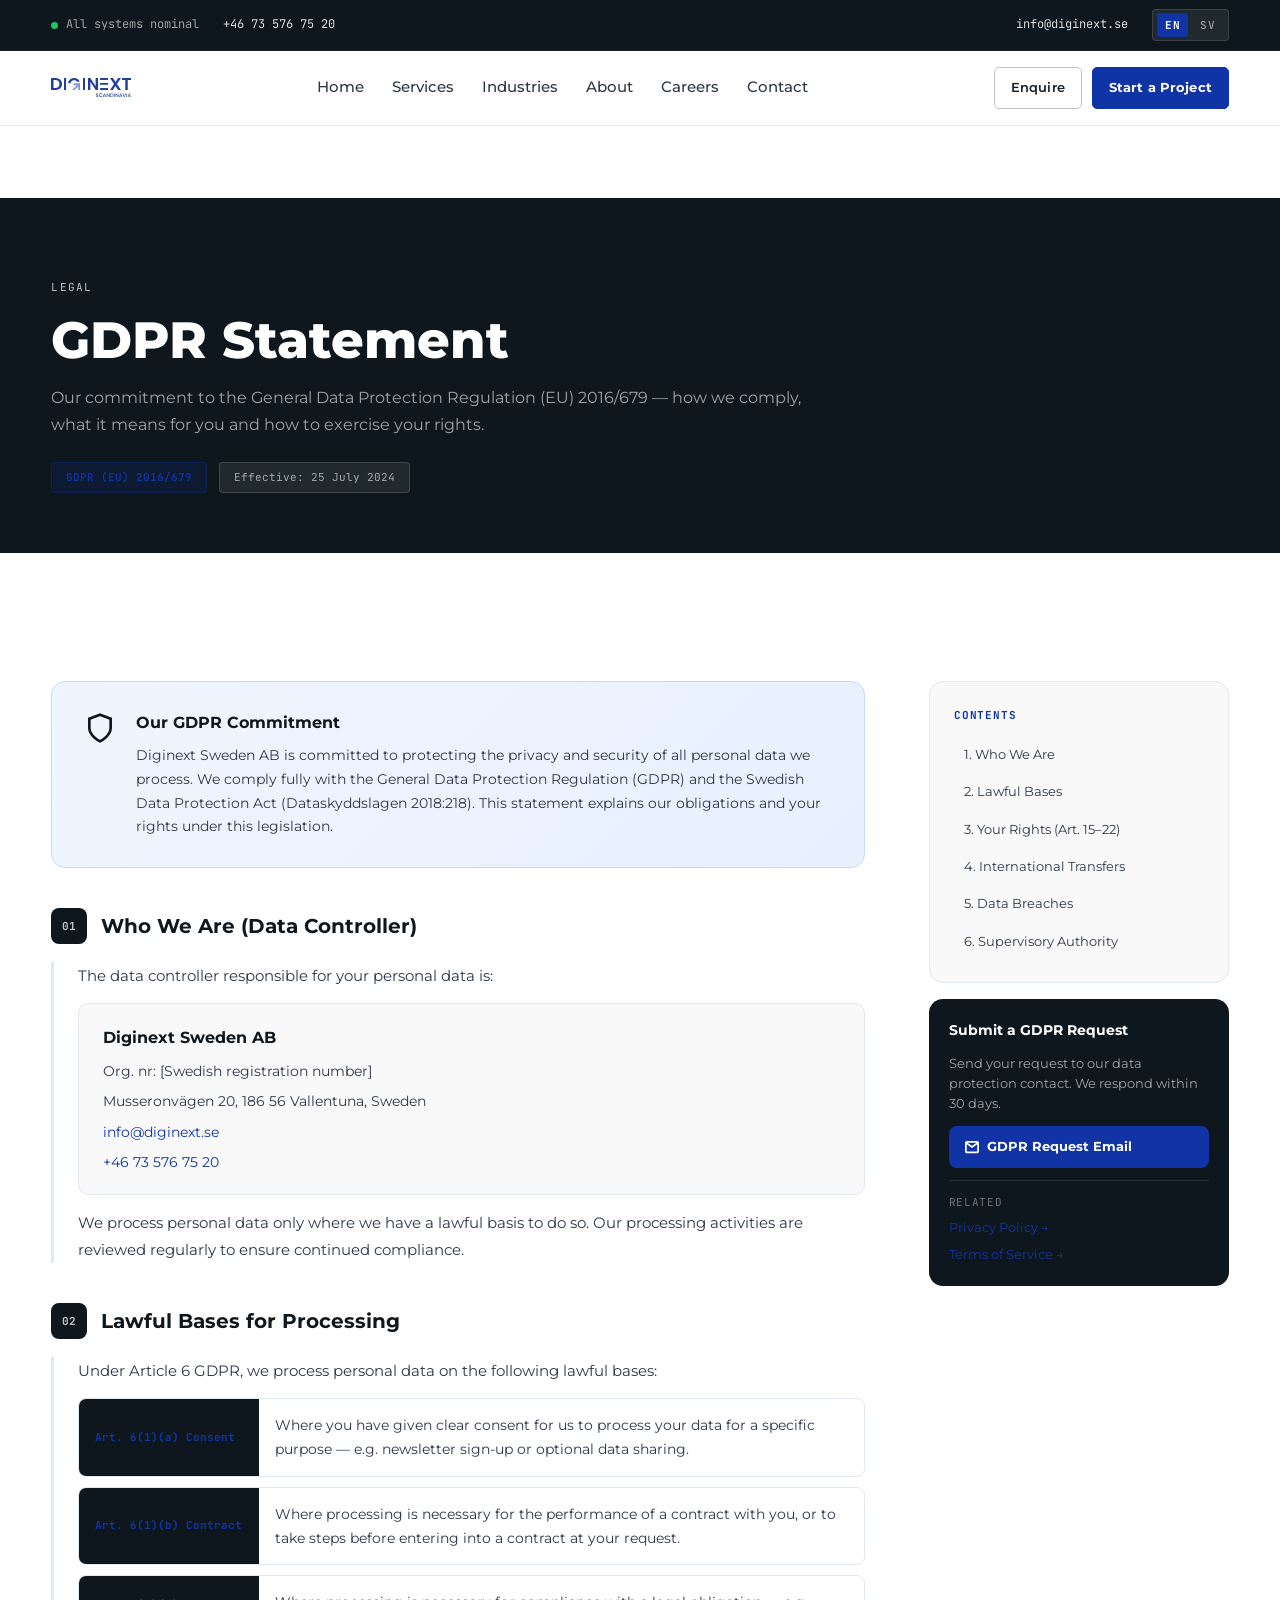
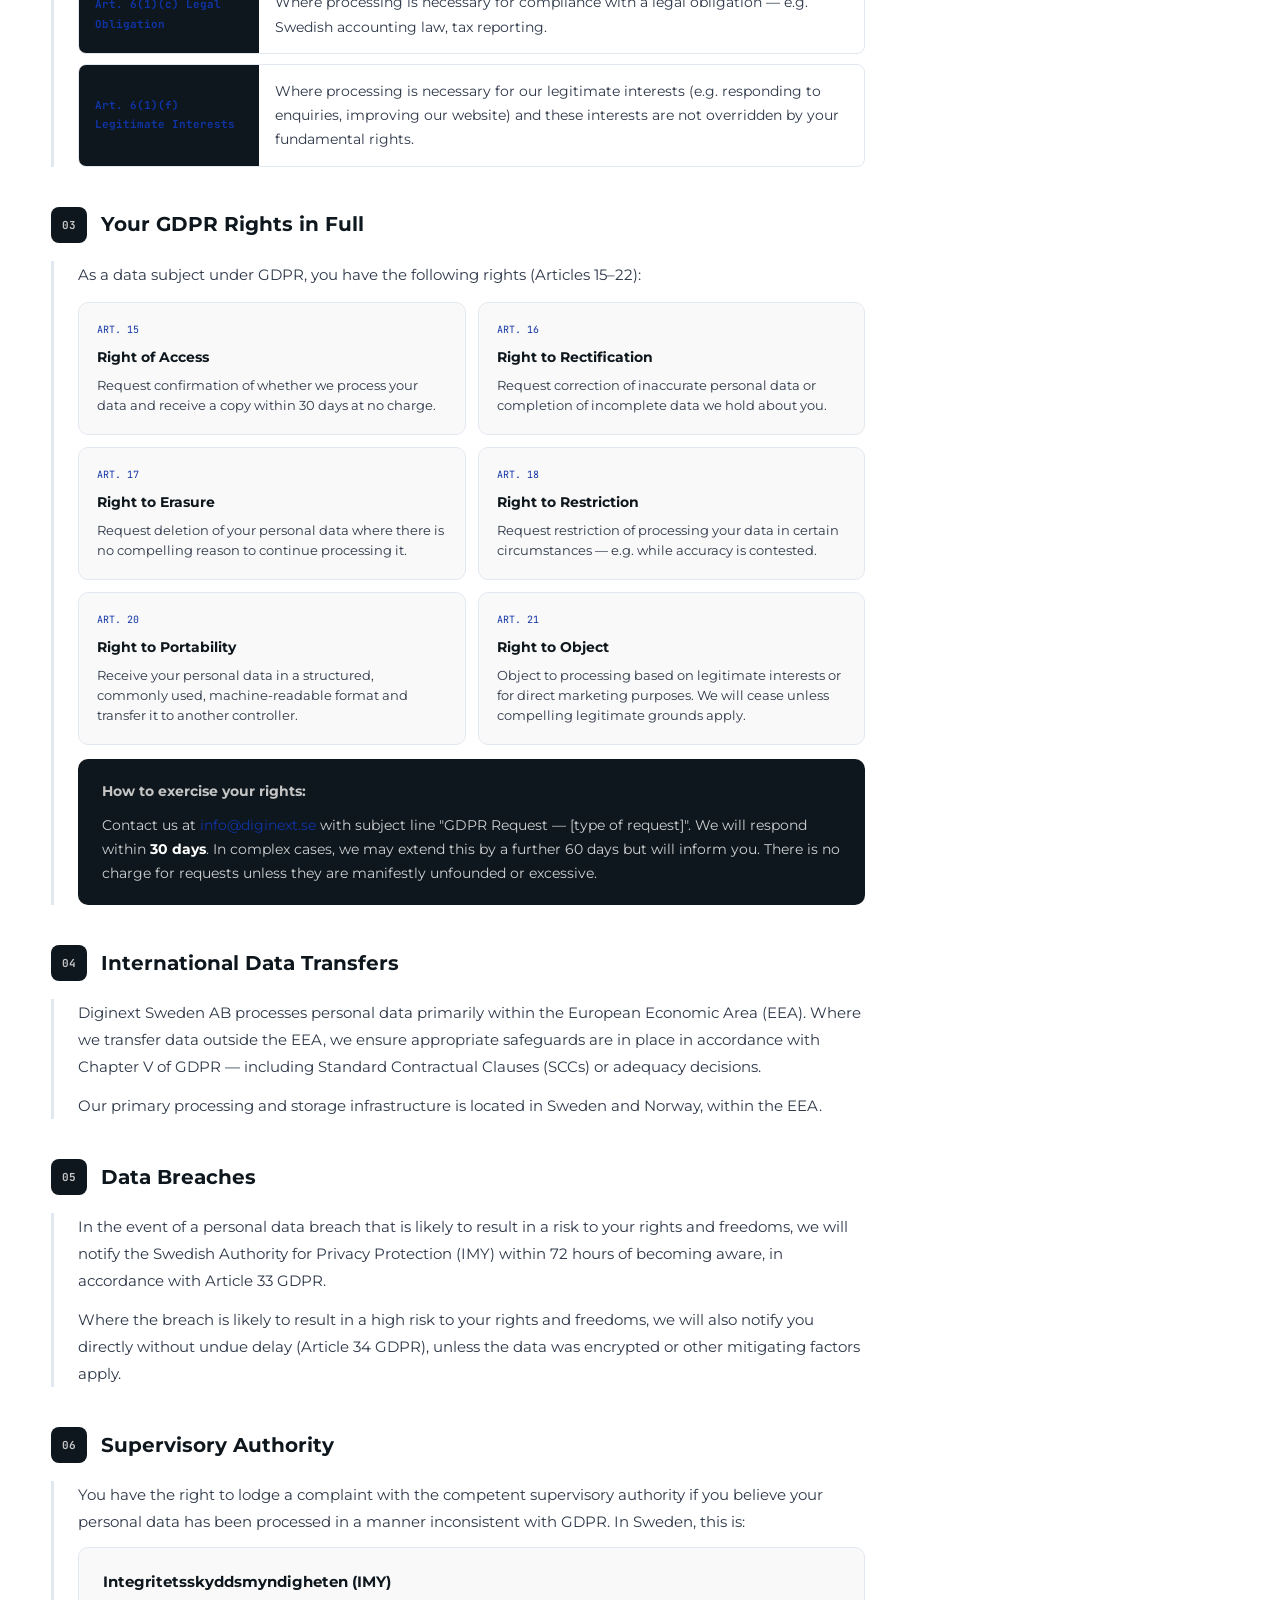
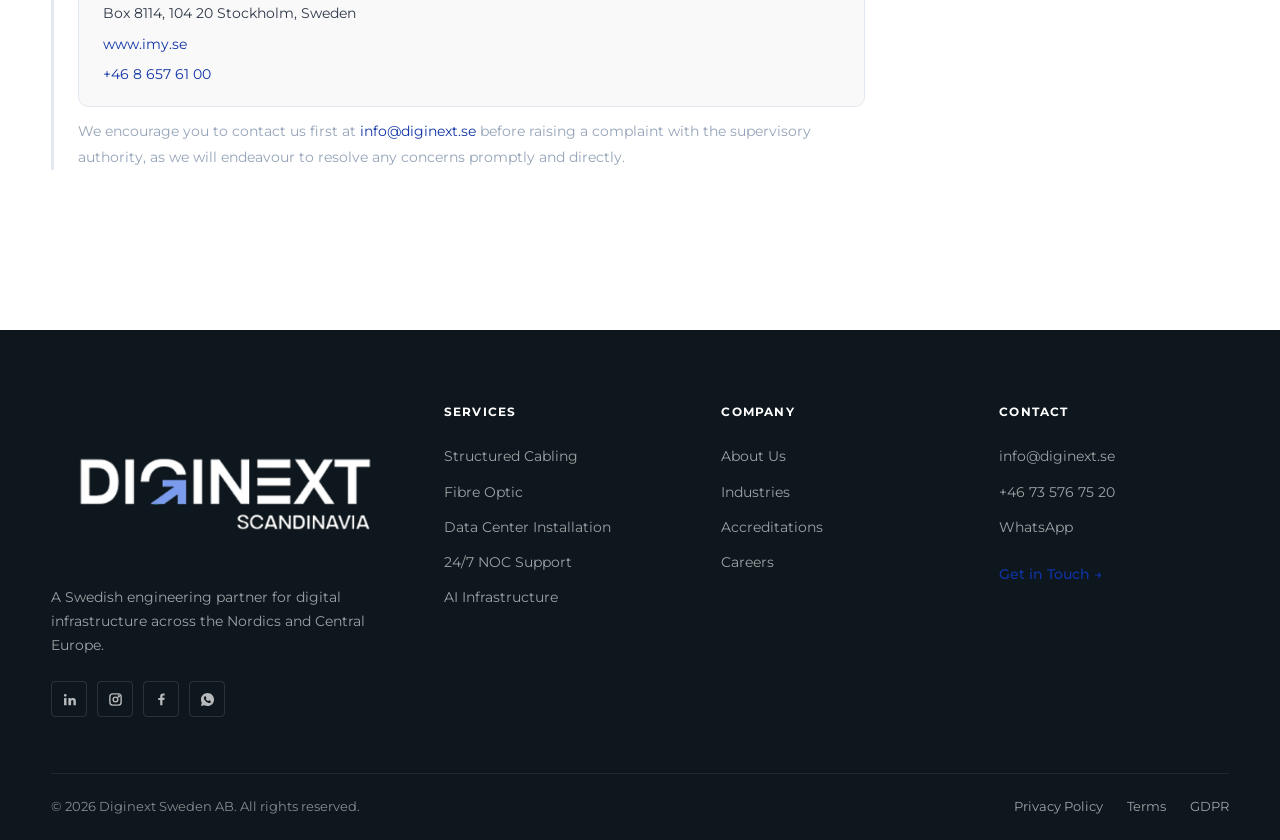
<file: gdpr.html>
<!doctype html>
<html lang="en" data-lang="en">
<head>
<meta charset="utf-8" /><meta name="viewport" content="width=device-width, initial-scale=1, viewport-fit=cover" />
<title>GDPR Statement — Diginext Scandinavia</title>
<meta name="description" content="GDPR Statement for Diginext Scandinavia — our commitment to data protection regulation and your rights under EU law." />
<link rel="icon" type="image/svg+xml" href="assets/logo.svg" />
<link rel="preconnect" href="https://fonts.googleapis.com"><link rel="preconnect" href="https://fonts.gstatic.com" crossorigin>
<link href="https://fonts.googleapis.com/css2?family=Montserrat:ital,wght@0,300;0,400;0,500;0,600;0,700;0,800;0,900;1,400&family=JetBrains+Mono:wght@400;500&display=swap" rel="stylesheet">
<link rel="stylesheet" href="styles.css" />
<meta name="theme-color" content="#0E171D">
</head>
<body>
<div class="topbar"><div class="topbar__inner"><div class="topbar__left"><span class="topbar__item"><span class="status-dot"></span> All systems nominal</span><a href="tel:+46735767520" class="topbar__item">+46 73 576 75 20</a></div><div class="topbar__right"><a href="mailto:info@diginext.se" class="topbar__item">info@diginext.se</a><div class="lang-switch" id="langSwitch"><button class="lang-switch__btn is-active" data-lang="en">EN</button><button class="lang-switch__btn" data-lang="sv">SV</button></div></div></div></div>
<nav class="nav" id="siteNav"><div class="nav__inner"><a href="index.html" class="logo"><img src="logo.svg" alt="Diginext Scandinavia" class="logo-img" /></a><ul class="nav__links" id="primaryNav"><li><a href="index.html">Home</a></li><li><a href="services.html">Services</a></li><li><a href="industries.html">Industries</a></li><li><a href="about.html">About</a></li><li><a href="careers.html">Careers</a></li><li><a href="contact.html">Contact</a></li></ul><div class="nav__cta-group"><a href="contact.html" class="btn btn--ghost btn--sm">Enquire</a><a href="contact.html" class="btn btn--accent btn--sm">Start a Project</a><button class="nav__toggle" id="navToggle" aria-expanded="false" aria-label="Toggle menu"><span class="nav__toggle-bar"></span></button></div></div></nav>

<section style="background:var(--navy-900); padding:80px 0 60px; margin-top:72px;">
  <div style="max-width:var(--container); margin:0 auto; padding:0 var(--gutter);">
    <div style="max-width:760px;">
      <span style="font-family:var(--mono); font-size:11px; color:var(--rule-2); text-transform:uppercase; letter-spacing:0.12em; display:block; margin-bottom:16px;">Legal</span>
      <h1 style="font-family:var(--display); font-size:clamp(32px,4vw,52px); font-weight:800; color:#fff; margin:0 0 16px; line-height:1.1;">GDPR Statement</h1>
      <p style="font-size:16px; color:rgba(255,255,255,0.6); line-height:1.7; margin:0;">Our commitment to the General Data Protection Regulation (EU) 2016/679 — how we comply, what it means for you and how to exercise your rights.</p>
      <div style="margin-top:24px; display:flex; gap:12px; flex-wrap:wrap;">
        <span style="background:rgba(16,52,166,0.15); border:1px solid rgba(16,52,166,0.3); color:var(--cyan); font-family:var(--mono); font-size:11px; font-weight:600; padding:5px 14px; border-radius:4px;">GDPR (EU) 2016/679</span>
        <span style="background:rgba(255,255,255,0.08); border:1px solid rgba(255,255,255,0.15); color:rgba(255,255,255,0.6); font-family:var(--mono); font-size:11px; padding:5px 14px; border-radius:4px;">Effective: 25 July 2024</span>
      </div>
    </div>
  </div>
</section>

<div style="max-width:var(--container); margin:0 auto; padding:64px var(--gutter) 80px;">
  <div class="rg-doc" style="padding:64px 0 80px;">
    <div style="display:flex; flex-direction:column; gap:40px;">

      <!-- Intro callout -->
      <div style="background:linear-gradient(135deg, #f0f5ff 0%, #e8f0fe 100%); border:1px solid #c5d9ff; border-radius:14px; padding:28px 32px; display:flex; gap:20px; align-items:flex-start;">
        <svg width="32" height="32" viewBox="0 0 24 24" fill="none" stroke="var(--navy-900)" stroke-width="2" style="flex-shrink:0; margin-top:2px;"><path d="M12 22s8-4 8-10V5l-8-3-8 3v7c0 6 8 10 8 10z"/></svg>
        <div>
          <div style="font-family:var(--display); font-size:16px; font-weight:700; color:var(--navy-900); margin-bottom:8px;">Our GDPR Commitment</div>
          <p style="font-size:14px; color:var(--ink-2); line-height:1.7; margin:0;">Diginext Sweden AB is committed to protecting the privacy and security of all personal data we process. We comply fully with the General Data Protection Regulation (GDPR) and the Swedish Data Protection Act (Dataskyddslagen 2018:218). This statement explains our obligations and your rights under this legislation.</p>
        </div>
      </div>

      <section id="g1" style="scroll-margin-top:100px;">
        <div style="display:flex; align-items:center; gap:14px; margin-bottom:18px;"><div style="width:36px; height:36px; border-radius:8px; background:var(--navy-900); display:flex; align-items:center; justify-content:center; flex-shrink:0;"><span style="font-family:var(--mono); font-size:11px; color:var(--rule-2); font-weight:700;">01</span></div><h2 style="font-family:var(--display); font-size:20px; font-weight:700; color:var(--navy-900); margin:0;">Who We Are (Data Controller)</h2></div>
        <div style="font-size:15px; color:var(--ink-2); line-height:1.8; border-left:3px solid var(--rule); padding-left:24px; display:flex; flex-direction:column; gap:14px;">
          <p style="margin:0;">The data controller responsible for your personal data is:</p>
          <div style="background:var(--bg-alt); border:1px solid var(--rule); border-radius:10px; padding:20px 24px; display:flex; flex-direction:column; gap:6px;">
            <div style="font-weight:700; font-size:16px; color:var(--navy-900);">Diginext Sweden AB</div>
            <div style="font-size:13.5px; color:var(--ink-2);">Org. nr: [Swedish registration number]</div>
            <div style="font-size:13.5px; color:var(--ink-2);">Musseronvägen 20, 186 56 Vallentuna, Sweden</div>
            <a href="mailto:info@diginext.se" style="color:var(--navy-700); font-size:13.5px;">info@diginext.se</a>
            <a href="tel:+46735767520" style="color:var(--navy-700); font-size:13.5px;">+46 73 576 75 20</a>
          </div>
          <p style="margin:0;">We process personal data only where we have a lawful basis to do so. Our processing activities are reviewed regularly to ensure continued compliance.</p>
        </div>
      </section>

      <section id="g2" style="scroll-margin-top:100px;">
        <div style="display:flex; align-items:center; gap:14px; margin-bottom:18px;"><div style="width:36px; height:36px; border-radius:8px; background:var(--navy-900); display:flex; align-items:center; justify-content:center; flex-shrink:0;"><span style="font-family:var(--mono); font-size:11px; color:var(--rule-2); font-weight:700;">02</span></div><h2 style="font-family:var(--display); font-size:20px; font-weight:700; color:var(--navy-900); margin:0;">Lawful Bases for Processing</h2></div>
        <div style="font-size:15px; color:var(--ink-2); line-height:1.8; border-left:3px solid var(--rule); padding-left:24px; display:flex; flex-direction:column; gap:14px;">
          <p style="margin:0;">Under Article 6 GDPR, we process personal data on the following lawful bases:</p>
          <div style="display:flex; flex-direction:column; gap:10px;">
            <div style="display:grid; grid-template-columns:180px 1fr; border:1px solid var(--rule); border-radius:8px; overflow:hidden;">
              <div style="background:var(--navy-900); padding:14px 16px; font-family:var(--mono); font-size:11px; color:var(--cyan); font-weight:700; display:flex; align-items:center;">Art. 6(1)(a) Consent</div>
              <div style="padding:14px 16px; font-size:13.5px; color:var(--ink-2);">Where you have given clear consent for us to process your data for a specific purpose — e.g. newsletter sign-up or optional data sharing.</div>
            </div>
            <div style="display:grid; grid-template-columns:180px 1fr; border:1px solid var(--rule); border-radius:8px; overflow:hidden;">
              <div style="background:var(--navy-900); padding:14px 16px; font-family:var(--mono); font-size:11px; color:var(--cyan); font-weight:700; display:flex; align-items:center;">Art. 6(1)(b) Contract</div>
              <div style="padding:14px 16px; font-size:13.5px; color:var(--ink-2);">Where processing is necessary for the performance of a contract with you, or to take steps before entering into a contract at your request.</div>
            </div>
            <div style="display:grid; grid-template-columns:180px 1fr; border:1px solid var(--rule); border-radius:8px; overflow:hidden;">
              <div style="background:var(--navy-900); padding:14px 16px; font-family:var(--mono); font-size:11px; color:var(--cyan); font-weight:700; display:flex; align-items:center;">Art. 6(1)(c) Legal Obligation</div>
              <div style="padding:14px 16px; font-size:13.5px; color:var(--ink-2);">Where processing is necessary for compliance with a legal obligation — e.g. Swedish accounting law, tax reporting.</div>
            </div>
            <div style="display:grid; grid-template-columns:180px 1fr; border:1px solid var(--rule); border-radius:8px; overflow:hidden;">
              <div style="background:var(--navy-900); padding:14px 16px; font-family:var(--mono); font-size:11px; color:var(--cyan); font-weight:700; display:flex; align-items:center;">Art. 6(1)(f) Legitimate Interests</div>
              <div style="padding:14px 16px; font-size:13.5px; color:var(--ink-2);">Where processing is necessary for our legitimate interests (e.g. responding to enquiries, improving our website) and these interests are not overridden by your fundamental rights.</div>
            </div>
          </div>
        </div>
      </section>

      <section id="g3" style="scroll-margin-top:100px;">
        <div style="display:flex; align-items:center; gap:14px; margin-bottom:18px;"><div style="width:36px; height:36px; border-radius:8px; background:var(--navy-900); display:flex; align-items:center; justify-content:center; flex-shrink:0;"><span style="font-family:var(--mono); font-size:11px; color:var(--rule-2); font-weight:700;">03</span></div><h2 style="font-family:var(--display); font-size:20px; font-weight:700; color:var(--navy-900); margin:0;">Your GDPR Rights in Full</h2></div>
        <div style="font-size:15px; color:var(--ink-2); line-height:1.8; border-left:3px solid var(--rule); padding-left:24px; display:flex; flex-direction:column; gap:14px;">
          <p style="margin:0;">As a data subject under GDPR, you have the following rights (Articles 15–22):</p>
          <div style="display:grid; grid-template-columns:1fr 1fr; gap:12px;">
            <div style="background:var(--bg-alt); border:1px solid var(--rule); border-radius:10px; padding:18px;">
              <div style="font-family:var(--mono); font-size:10px; color:var(--cyan); text-transform:uppercase; margin-bottom:6px;">Art. 15</div>
              <div style="font-weight:700; color:var(--navy-900); margin-bottom:6px; font-size:14px;">Right of Access</div>
              <p style="font-size:12.5px; color:var(--ink-2); margin:0; line-height:1.6;">Request confirmation of whether we process your data and receive a copy within 30 days at no charge.</p>
            </div>
            <div style="background:var(--bg-alt); border:1px solid var(--rule); border-radius:10px; padding:18px;">
              <div style="font-family:var(--mono); font-size:10px; color:var(--cyan); text-transform:uppercase; margin-bottom:6px;">Art. 16</div>
              <div style="font-weight:700; color:var(--navy-900); margin-bottom:6px; font-size:14px;">Right to Rectification</div>
              <p style="font-size:12.5px; color:var(--ink-2); margin:0; line-height:1.6;">Request correction of inaccurate personal data or completion of incomplete data we hold about you.</p>
            </div>
            <div style="background:var(--bg-alt); border:1px solid var(--rule); border-radius:10px; padding:18px;">
              <div style="font-family:var(--mono); font-size:10px; color:var(--cyan); text-transform:uppercase; margin-bottom:6px;">Art. 17</div>
              <div style="font-weight:700; color:var(--navy-900); margin-bottom:6px; font-size:14px;">Right to Erasure</div>
              <p style="font-size:12.5px; color:var(--ink-2); margin:0; line-height:1.6;">Request deletion of your personal data where there is no compelling reason to continue processing it.</p>
            </div>
            <div style="background:var(--bg-alt); border:1px solid var(--rule); border-radius:10px; padding:18px;">
              <div style="font-family:var(--mono); font-size:10px; color:var(--cyan); text-transform:uppercase; margin-bottom:6px;">Art. 18</div>
              <div style="font-weight:700; color:var(--navy-900); margin-bottom:6px; font-size:14px;">Right to Restriction</div>
              <p style="font-size:12.5px; color:var(--ink-2); margin:0; line-height:1.6;">Request restriction of processing your data in certain circumstances — e.g. while accuracy is contested.</p>
            </div>
            <div style="background:var(--bg-alt); border:1px solid var(--rule); border-radius:10px; padding:18px;">
              <div style="font-family:var(--mono); font-size:10px; color:var(--cyan); text-transform:uppercase; margin-bottom:6px;">Art. 20</div>
              <div style="font-weight:700; color:var(--navy-900); margin-bottom:6px; font-size:14px;">Right to Portability</div>
              <p style="font-size:12.5px; color:var(--ink-2); margin:0; line-height:1.6;">Receive your personal data in a structured, commonly used, machine-readable format and transfer it to another controller.</p>
            </div>
            <div style="background:var(--bg-alt); border:1px solid var(--rule); border-radius:10px; padding:18px;">
              <div style="font-family:var(--mono); font-size:10px; color:var(--cyan); text-transform:uppercase; margin-bottom:6px;">Art. 21</div>
              <div style="font-weight:700; color:var(--navy-900); margin-bottom:6px; font-size:14px;">Right to Object</div>
              <p style="font-size:12.5px; color:var(--ink-2); margin:0; line-height:1.6;">Object to processing based on legitimate interests or for direct marketing purposes. We will cease unless compelling legitimate grounds apply.</p>
            </div>
          </div>
          <div style="background:var(--navy-900); border-radius:10px; padding:20px 24px;">
            <p style="color:#fff; font-size:14px; margin:0 0 8px;"><strong style="color:var(--rule-2);">How to exercise your rights:</strong></p>
            <p style="color:rgba(255,255,255,0.8); font-size:13.5px; margin:0;">Contact us at <a href="mailto:info@diginext.se" style="color:var(--cyan);">info@diginext.se</a> with subject line "GDPR Request — [type of request]". We will respond within <strong style="color:#fff;">30 days</strong>. In complex cases, we may extend this by a further 60 days but will inform you. There is no charge for requests unless they are manifestly unfounded or excessive.</p>
          </div>
        </div>
      </section>

      <section id="g4" style="scroll-margin-top:100px;">
        <div style="display:flex; align-items:center; gap:14px; margin-bottom:18px;"><div style="width:36px; height:36px; border-radius:8px; background:var(--navy-900); display:flex; align-items:center; justify-content:center; flex-shrink:0;"><span style="font-family:var(--mono); font-size:11px; color:var(--rule-2); font-weight:700;">04</span></div><h2 style="font-family:var(--display); font-size:20px; font-weight:700; color:var(--navy-900); margin:0;">International Data Transfers</h2></div>
        <div style="font-size:15px; color:var(--ink-2); line-height:1.8; border-left:3px solid var(--rule); padding-left:24px; display:flex; flex-direction:column; gap:12px;">
          <p style="margin:0;">Diginext Sweden AB processes personal data primarily within the European Economic Area (EEA). Where we transfer data outside the EEA, we ensure appropriate safeguards are in place in accordance with Chapter V of GDPR — including Standard Contractual Clauses (SCCs) or adequacy decisions.</p>
          <p style="margin:0;">Our primary processing and storage infrastructure is located in Sweden and Norway, within the EEA.</p>
        </div>
      </section>

      <section id="g5" style="scroll-margin-top:100px;">
        <div style="display:flex; align-items:center; gap:14px; margin-bottom:18px;"><div style="width:36px; height:36px; border-radius:8px; background:var(--navy-900); display:flex; align-items:center; justify-content:center; flex-shrink:0;"><span style="font-family:var(--mono); font-size:11px; color:var(--rule-2); font-weight:700;">05</span></div><h2 style="font-family:var(--display); font-size:20px; font-weight:700; color:var(--navy-900); margin:0;">Data Breaches</h2></div>
        <div style="font-size:15px; color:var(--ink-2); line-height:1.8; border-left:3px solid var(--rule); padding-left:24px; display:flex; flex-direction:column; gap:12px;">
          <p style="margin:0;">In the event of a personal data breach that is likely to result in a risk to your rights and freedoms, we will notify the Swedish Authority for Privacy Protection (IMY) within 72 hours of becoming aware, in accordance with Article 33 GDPR.</p>
          <p style="margin:0;">Where the breach is likely to result in a high risk to your rights and freedoms, we will also notify you directly without undue delay (Article 34 GDPR), unless the data was encrypted or other mitigating factors apply.</p>
        </div>
      </section>

      <section id="g6" style="scroll-margin-top:100px;">
        <div style="display:flex; align-items:center; gap:14px; margin-bottom:18px;"><div style="width:36px; height:36px; border-radius:8px; background:var(--navy-900); display:flex; align-items:center; justify-content:center; flex-shrink:0;"><span style="font-family:var(--mono); font-size:11px; color:var(--rule-2); font-weight:700;">06</span></div><h2 style="font-family:var(--display); font-size:20px; font-weight:700; color:var(--navy-900); margin:0;">Supervisory Authority</h2></div>
        <div style="font-size:15px; color:var(--ink-2); line-height:1.8; border-left:3px solid var(--rule); padding-left:24px; display:flex; flex-direction:column; gap:12px;">
          <p style="margin:0;">You have the right to lodge a complaint with the competent supervisory authority if you believe your personal data has been processed in a manner inconsistent with GDPR. In Sweden, this is:</p>
          <div style="background:var(--bg-alt); border:1px solid var(--rule); border-radius:10px; padding:20px 24px; display:flex; flex-direction:column; gap:6px;">
            <div style="font-weight:700; color:var(--navy-900);">Integritetsskyddsmyndigheten (IMY)</div>
            <div style="font-size:13.5px; color:var(--ink-2);">Box 8114, 104 20 Stockholm, Sweden</div>
            <a href="https://www.imy.se" target="_blank" rel="noopener" style="color:var(--navy-700); font-size:13.5px;">www.imy.se</a>
            <a href="tel:+46858008000" style="color:var(--navy-700); font-size:13.5px;">+46 8 657 61 00</a>
          </div>
          <p style="margin:0; font-size:14px; color:var(--ink-3);">We encourage you to contact us first at <a href="mailto:info@diginext.se" style="color:var(--navy-700);">info@diginext.se</a> before raising a complaint with the supervisory authority, as we will endeavour to resolve any concerns promptly and directly.</p>
        </div>
      </section>

    </div>

    <aside style="position:sticky; top:120px; display:flex; flex-direction:column; gap:16px;">
      <div style="background:var(--bg-alt); border:1px solid var(--rule); border-radius:14px; padding:24px;">
        <div style="font-family:var(--mono); font-size:11px; color:var(--navy-700); text-transform:uppercase; letter-spacing:0.08em; margin-bottom:14px; font-weight:700;">Contents</div>
        <div style="display:flex; flex-direction:column; gap:4px;">
          <a href="#g1" style="font-size:13px; color:var(--ink-2); text-decoration:none; padding:6px 10px; border-radius:6px;" onmouseover="this.style.background='#fff'; this.style.color='var(--navy-900)'" onmouseout="this.style.background='transparent'; this.style.color='var(--ink-2)'">1. Who We Are</a>
          <a href="#g2" style="font-size:13px; color:var(--ink-2); text-decoration:none; padding:6px 10px; border-radius:6px;" onmouseover="this.style.background='#fff'; this.style.color='var(--navy-900)'" onmouseout="this.style.background='transparent'; this.style.color='var(--ink-2)'">2. Lawful Bases</a>
          <a href="#g3" style="font-size:13px; color:var(--ink-2); text-decoration:none; padding:6px 10px; border-radius:6px;" onmouseover="this.style.background='#fff'; this.style.color='var(--navy-900)'" onmouseout="this.style.background='transparent'; this.style.color='var(--ink-2)'">3. Your Rights (Art. 15–22)</a>
          <a href="#g4" style="font-size:13px; color:var(--ink-2); text-decoration:none; padding:6px 10px; border-radius:6px;" onmouseover="this.style.background='#fff'; this.style.color='var(--navy-900)'" onmouseout="this.style.background='transparent'; this.style.color='var(--ink-2)'">4. International Transfers</a>
          <a href="#g5" style="font-size:13px; color:var(--ink-2); text-decoration:none; padding:6px 10px; border-radius:6px;" onmouseover="this.style.background='#fff'; this.style.color='var(--navy-900)'" onmouseout="this.style.background='transparent'; this.style.color='var(--ink-2)'">5. Data Breaches</a>
          <a href="#g6" style="font-size:13px; color:var(--ink-2); text-decoration:none; padding:6px 10px; border-radius:6px;" onmouseover="this.style.background='#fff'; this.style.color='var(--navy-900)'" onmouseout="this.style.background='transparent'; this.style.color='var(--ink-2)'">6. Supervisory Authority</a>
        </div>
      </div>
      <div style="background:var(--navy-900); border-radius:14px; padding:20px; display:flex; flex-direction:column; gap:12px;">
        <div style="font-family:var(--display); font-size:14px; font-weight:700; color:#fff;">Submit a GDPR Request</div>
        <p style="font-size:12.5px; color:rgba(255,255,255,0.6); margin:0; line-height:1.6;">Send your request to our data protection contact. We respond within 30 days.</p>
        <a href="mailto:info@diginext.se?subject=GDPR Request" style="display:flex; align-items:center; gap:8px; background:var(--cyan); color:#fff; border-radius:8px; padding:10px 16px; text-decoration:none; font-size:13px; font-weight:700;"><svg width="14" height="14" viewBox="0 0 16 16" fill="none" stroke="currentColor" stroke-width="2"><path d="M14 2H2a1 1 0 00-1 1v10a1 1 0 001 1h12a1 1 0 001-1V3a1 1 0 00-1-1z"/><path d="M1 3l7 5 7-5"/></svg>GDPR Request Email</a>
        <div style="border-top:1px solid rgba(255,255,255,0.1); padding-top:12px; display:flex; flex-direction:column; gap:6px;">
          <div style="font-size:11px; color:rgba(255,255,255,0.4); font-family:var(--mono); text-transform:uppercase; letter-spacing:0.06em;">Related</div>
          <a href="privacy.html" style="font-size:13px; color:var(--cyan); text-decoration:none;">Privacy Policy →</a>
          <a href="terms.html" style="font-size:13px; color:var(--cyan); text-decoration:none;">Terms of Service →</a>
        </div>
      </div>
    </aside>
  </div>
</div>

<footer class="foot"><div class="foot__inner">
  <div class="foot__top"><div class="foot__brand-block">
    <a href="index.html" class="foot__brand">
          <img src="Diginext_logo_footer.png" alt="Diginext Scandinavia" class="logo-img" />
    </a>
    <p class="foot__about">A Swedish engineering partner for digital infrastructure across the Nordics and Central Europe.</p>
     <div class="foot__social">
          <a href="https://se.linkedin.com/company/diginext_scandinavia" target="_blank" rel="noopener" aria-label="LinkedIn"><svg width="15" height="15" viewBox="0 0 16 16" fill="currentColor"><path d="M3.5 5C4.3 5 5 4.3 5 3.5S4.3 2 3.5 2 2 2.7 2 3.5 2.7 5 3.5 5zM2.2 6.5h2.6V14H2.2V6.5zM6.8 6.5h2.5v1h0c.3-.6 1.2-1.2 2.4-1.2 2.6 0 3.1 1.7 3.1 3.9V14h-2.6V10.5c0-.8 0-1.9-1.2-1.9s-1.3 1-1.3 1.9V14H6.8V6.5z"/></svg></a>
          <a href="https://www.instagram.com/diginextscandinavia/" target="_blank" rel="noopener" aria-label="Instagram"><svg width="15" height="15" viewBox="0 0 16 16" fill="none" stroke="currentColor" stroke-width="1.5"><rect x="2" y="2" width="12" height="12" rx="3"/><circle cx="8" cy="8" r="2.5"/><circle cx="11.5" cy="4.5" r="0.5" fill="currentColor"/></svg></a>
          <a href="https://www.facebook.com/diginextscandinavia/" target="_blank" rel="noopener" aria-label="Facebook"><svg width="15" height="15" viewBox="0 0 16 16" fill="currentColor"><path d="M9 14V8.5h2l.3-2.3H9V4.9c0-.7.2-1.1 1.1-1.1h1.2V1.7C11 1.7 10.3 1.6 9.5 1.6c-1.7 0-2.9 1-2.9 3v1.7H4.5v2.3h2.1V14H9z"/></svg></a>
          <a href="https://wa.me/46735767520" target="_blank" rel="noopener" aria-label="WhatsApp"><svg width="15" height="15" viewBox="0 0 16 16" fill="currentColor"><path d="M8 1C4.14 1 1 4.14 1 8c0 1.24.33 2.42.9 3.44L1 15l3.64-.88C5.62 14.68 6.79 15 8 15c3.86 0 7-3.14 7-7s-3.14-7-7-7zm3.64 9.86c-.16.44-.92.84-1.28.88-.32.04-.73.06-1.18-.08-.27-.08-.62-.2-1.06-.4-1.86-.8-3.08-2.68-3.18-2.8-.1-.12-.8-1.06-.8-2.02 0-.96.5-1.44.68-1.64.18-.2.4-.24.52-.24.14 0 .26.002.38.008.12.006.3-.044.46.36.16.4.56 1.36.6 1.46.04.1.07.22.014.34-.056.12-.084.2-.164.3-.08.1-.17.22-.24.3-.08.08-.16.17-.07.33.1.16.44.72.94 1.16.64.58 1.18.76 1.34.84.16.08.26.07.36-.04.1-.1.42-.48.54-.64.12-.16.22-.14.38-.08.16.06 1 .472 1.17.558.17.086.28.128.32.2.04.074-.002.44-.16.88z"/></svg></a>
        </div>
  </div>
  
  <div class="foot__col"><h4>Services</h4><a href="services.html#cabling">Structured Cabling</a><a href="services.html#fibre">Fibre Optic</a><a href="services.html#solutions">Data Center Installation</a><a href="services.html#support">24/7 NOC Support</a><a href="services.html#ai">AI Infrastructure</a></div><div class="foot__col"><h4>Company</h4><a href="about.html">About Us</a><a href="industries.html">Industries</a><a href="index.html#accreditations">Accreditations</a><a href="careers.html">Careers</a></div><div class="foot__col"><h4>Contact</h4><a href="mailto:info@diginext.se">info@diginext.se</a><a href="tel:+46735767520">+46 73 576 75 20</a><a href="https://wa.me/46735767520" target="_blank" rel="noopener">WhatsApp</a><a href="contact.html" style="margin-top:12px; display:inline-flex; align-items:center; gap:6px; color:var(--cyan); font-weight:500;">Get in Touch →</a></div></div><div class="foot__bottom"><span>© 2026 Diginext Sweden AB. All rights reserved.</span><div class="foot__bottom-links"><a href="privacy.html">Privacy Policy</a><a href="terms.html">Terms</a><a href="gdpr.html" class="is-active">GDPR</a></div></div>
</div>
</footer>
<script>
window.addEventListener('scroll', () => { document.getElementById('siteNav').classList.toggle('is-scrolled', window.scrollY > 10); });
(function() { const toggle = document.getElementById('navToggle'); const nav = document.getElementById('siteNav'); if (!toggle||!nav) return; toggle.addEventListener('click', () => { const open = nav.classList.toggle('is-open'); toggle.setAttribute('aria-expanded', open); }); document.getElementById('primaryNav').addEventListener('click', e => { if (e.target.tagName==='A') { nav.classList.remove('is-open'); toggle.setAttribute('aria-expanded','false'); } }); })();
</script>
</body>
</html>
</file>
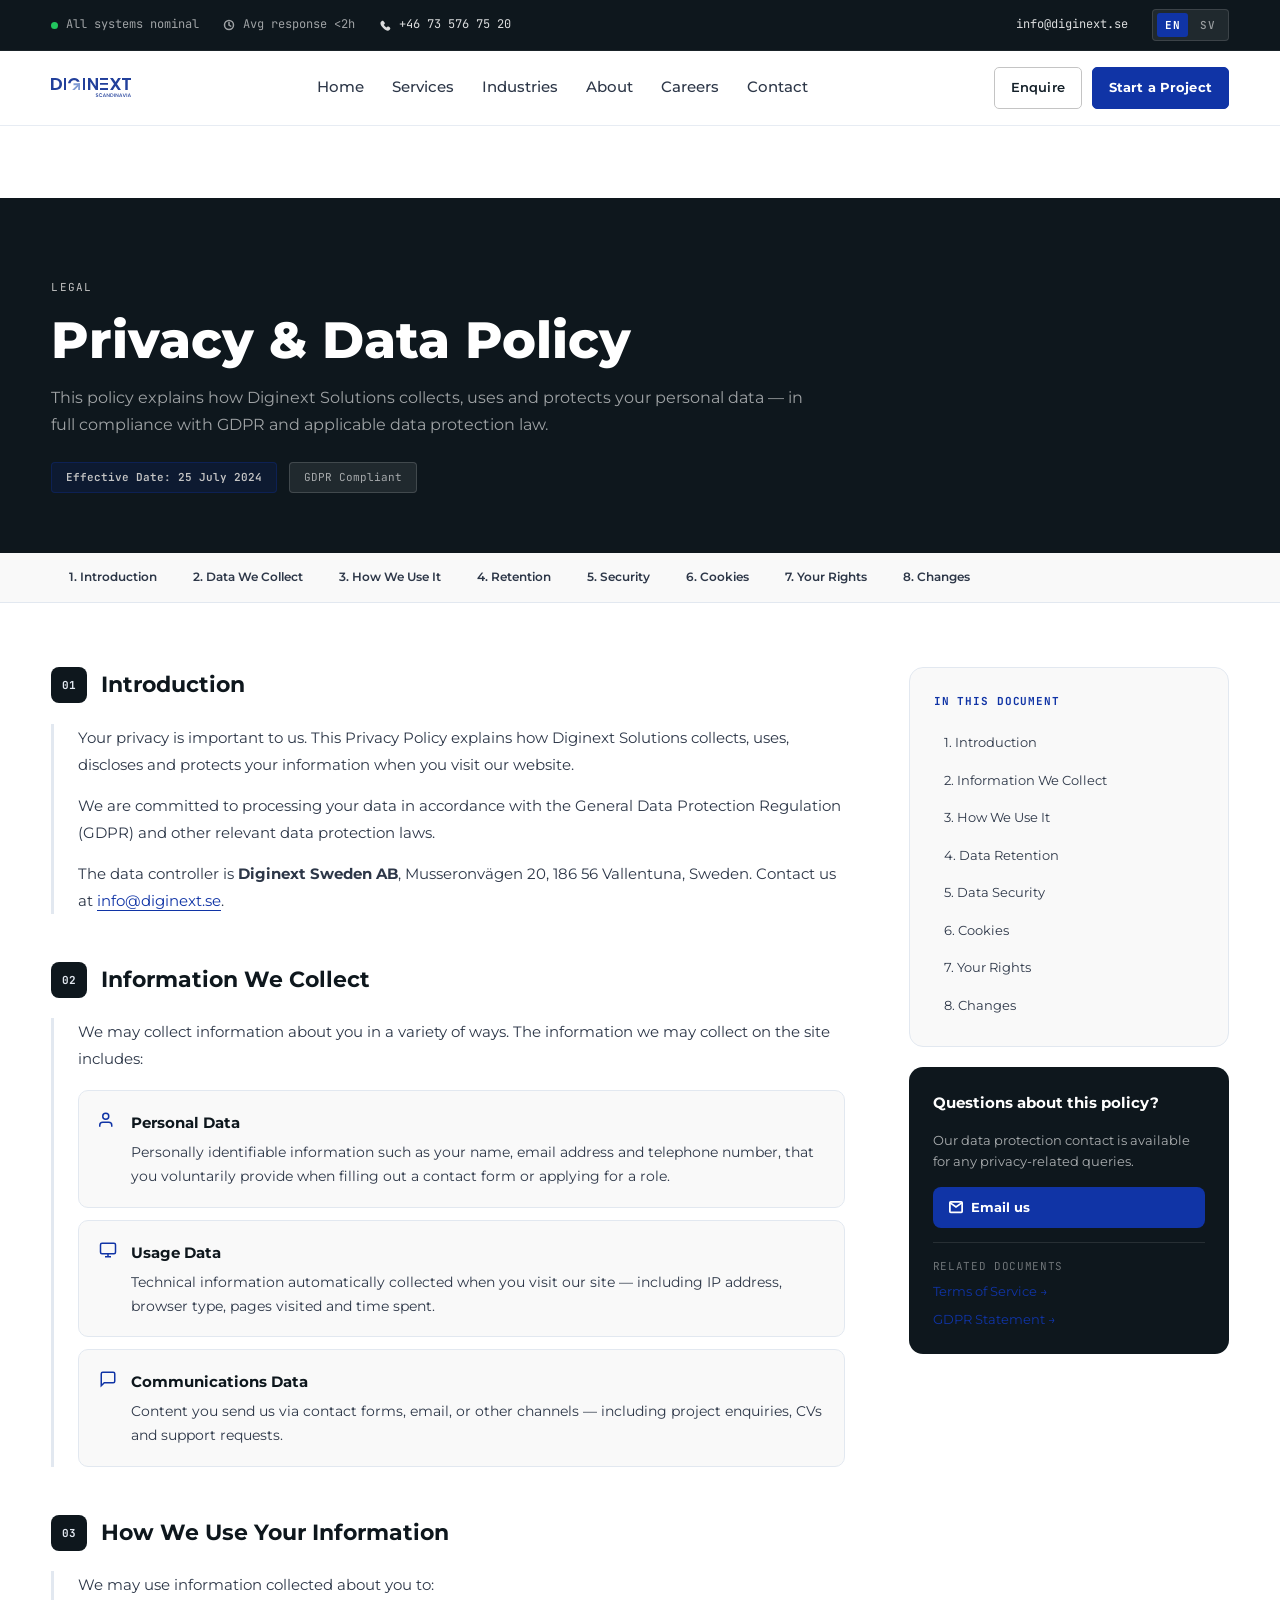
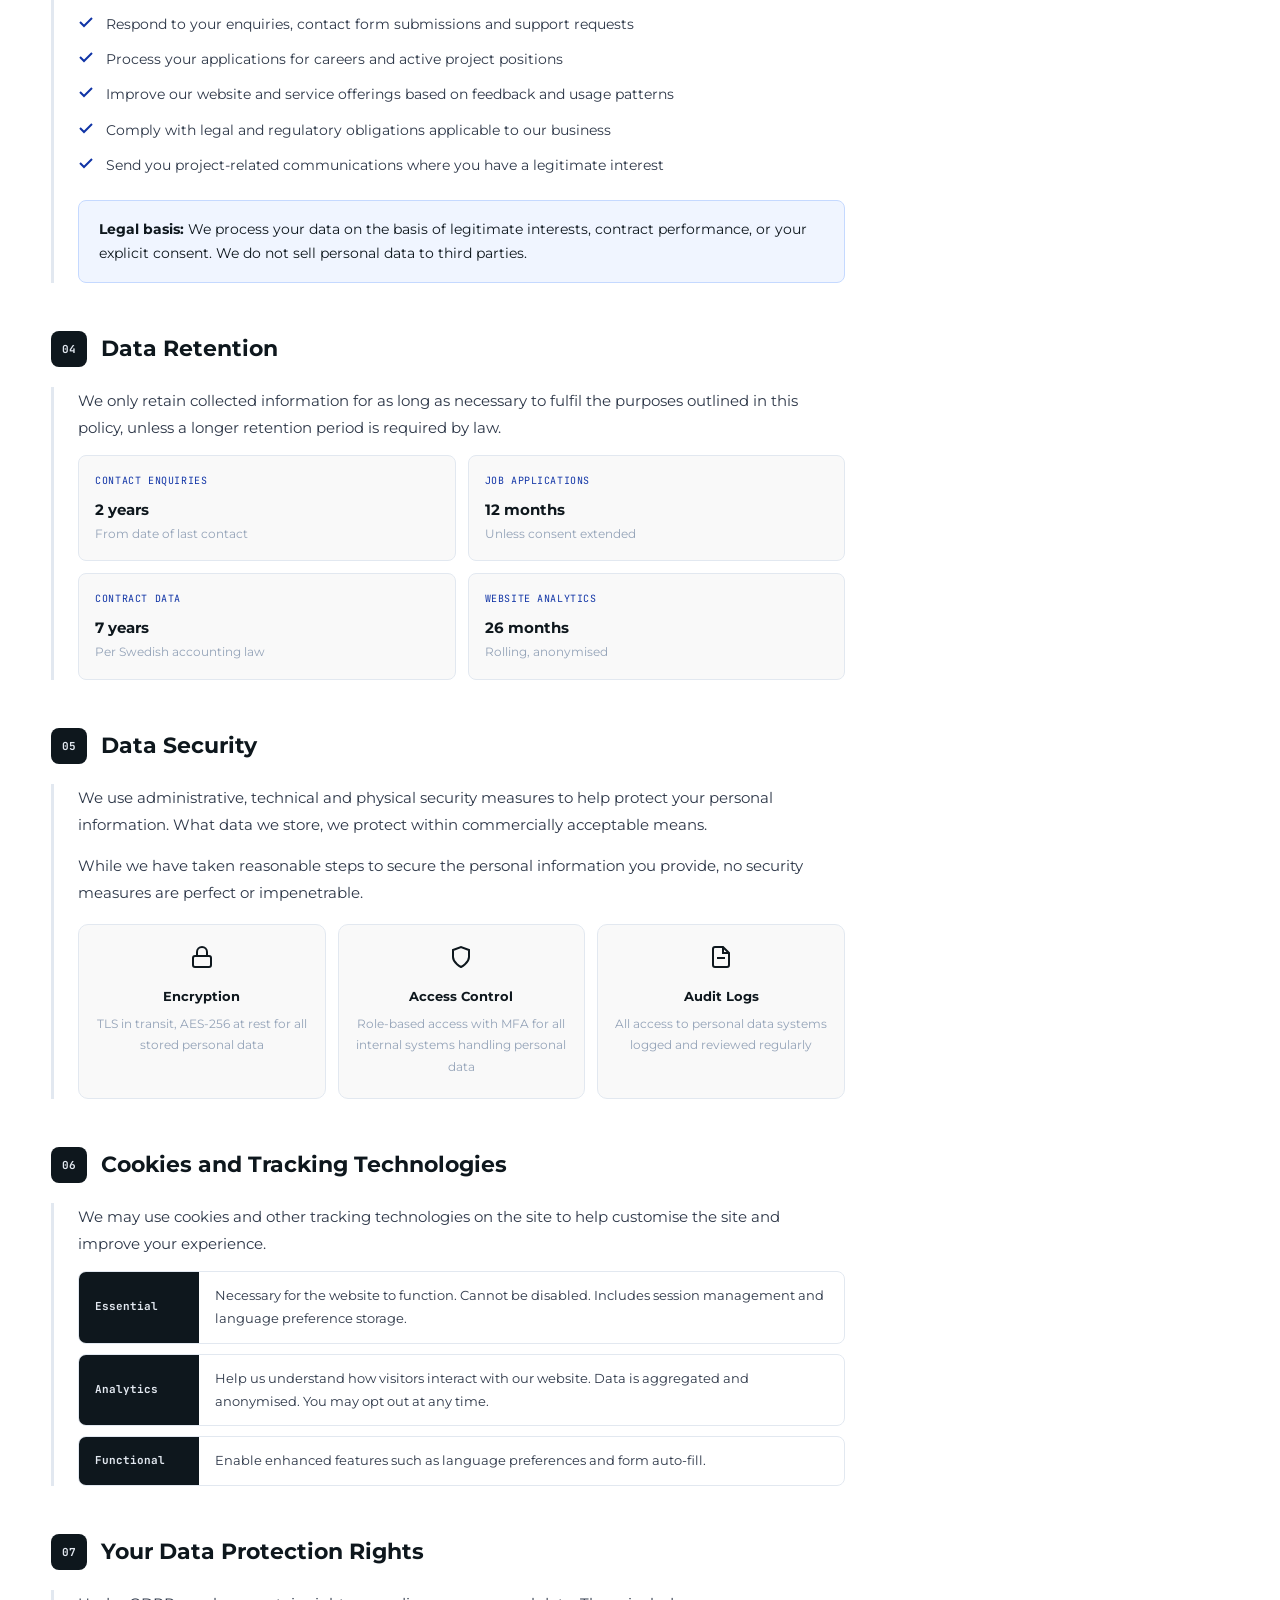
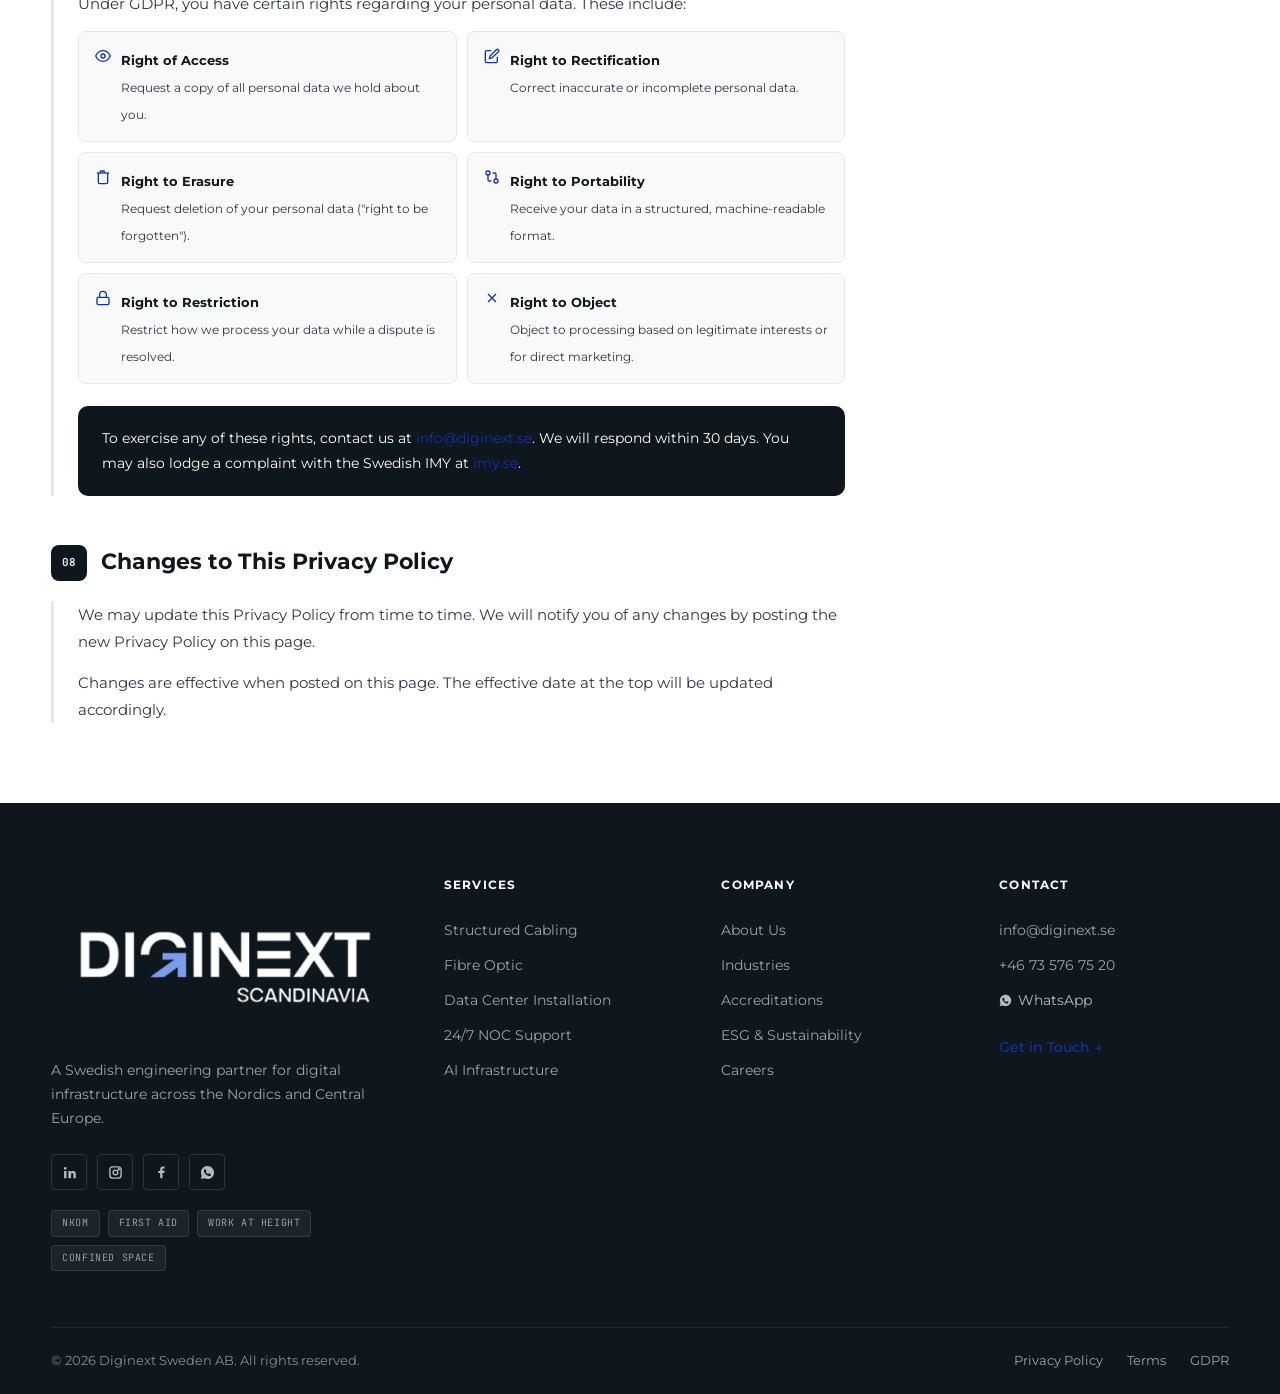
<file: privacy.html>
<!doctype html>
<html lang="en" data-lang="en">
<head>
<meta charset="utf-8" />
<meta name="viewport" content="width=device-width, initial-scale=1, viewport-fit=cover" />
<title>Privacy Policy — Diginext Scandinavia</title>
<meta name="description" content="Privacy & Data Policy for Diginext Scandinavia — how we collect, use and protect your personal data in accordance with GDPR." />
<link rel="icon" type="image/svg+xml" href="assets/logo.svg" />
<link rel="preconnect" href="https://fonts.googleapis.com">
<link rel="preconnect" href="https://fonts.gstatic.com" crossorigin>
<link href="https://fonts.googleapis.com/css2?family=Montserrat:ital,wght@0,300;0,400;0,500;0,600;0,700;0,800;0,900;1,400&family=JetBrains+Mono:wght@400;500&display=swap" rel="stylesheet">
<link rel="stylesheet" href="styles.css" />
<meta name="theme-color" content="#0E171D">
</head>
<body>

<!-- ========= TOPBAR ========= -->
<div class="topbar">
  <div class="topbar__inner">
    <div class="topbar__left">
      <span class="topbar__item"><span class="status-dot"></span> <span data-t="systems_nominal">All systems nominal</span></span>
      <span class="topbar__item">
        <svg width="12" height="12" viewBox="0 0 16 16" fill="none" stroke="currentColor" stroke-width="2"><path d="M8 2a6 6 0 100 12A6 6 0 008 2zm0 2v4l3 2"/></svg>
        <span data-t="response_time">Avg response &lt;2h</span>
      </span>
      <a href="tel:+46735767520" class="topbar__item">
        <svg width="12" height="12" viewBox="0 0 16 16" fill="currentColor"><path d="M13.5 10.5c-.8-.8-1.9-.8-2.7 0l-.9.9c-1.5-.8-2.8-2.1-3.6-3.6l.9-.9c.8-.8.8-1.9 0-2.7L6.1 3.1C5.3 2.3 4.2 2.3 3.4 3L2.7 3.7C1.4 5 1.8 7.3 3.5 9.7c1.4 2 3.3 3.8 5.3 5 1 .5 2.1.8 3 .8.8 0 1.5-.2 2-.7l.7-.7c.8-.8.8-1.9 0-2.7l-1-1z"/></svg>
        +46 73 576 75 20
      </a>
    </div>
    <div class="topbar__right">
      <a href="mailto:info@diginext.se" class="topbar__item">info@diginext.se</a>
      <div class="lang-switch" id="langSwitch">
        <button class="lang-switch__btn is-active" data-lang="en">EN</button>
        <button class="lang-switch__btn" data-lang="sv">SV</button>
      </div>
    </div>
  </div>
</div>

<!-- ========= NAV ========= -->
<nav class="nav" id="siteNav">
  <div class="nav__inner">
    <a href="index.html" class="logo">
      <img src="logo.svg" alt="Diginext Scandinavia" class="logo-img" />
    </a>
    <ul class="nav__links" id="primaryNav">
      <li><a href="index.html" data-t="nav_home">Home</a></li>
      <li><a href="services.html" data-t="nav_services">Services</a></li>
      <li><a href="industries.html" data-t="nav_industries">Industries</a></li>
      <li><a href="about.html" data-t="nav_about">About</a></li>
      <li><a href="careers.html" data-t="nav_careers">Careers</a></li>
      <li><a href="contact.html" data-t="nav_contact">Contact</a></li>
    </ul>
    <div class="nav__cta-group">
      <a href="contact.html" class="btn btn--ghost btn--sm" data-t="nav_enquire">Enquire</a>
      <a href="contact.html" class="btn btn--accent btn--sm" data-t="nav_start_project">Start a Project</a>
      <button class="nav__toggle" id="navToggle" aria-expanded="false" aria-label="Toggle menu">
        <span class="nav__toggle-bar"></span>
      </button>
    </div>
  </div>
</nav>

<!-- ========= PAGE HEADER ========= -->
<section style="background:var(--navy-900); padding:80px 0 60px; margin-top:72px;">
  <div style="max-width:var(--container); margin:0 auto; padding:0 var(--gutter);">
    <div style="max-width:760px;">
      <span style="font-family:var(--mono); font-size:11px; color:var(--rule-2); text-transform:uppercase; letter-spacing:0.12em; display:block; margin-bottom:16px;">Legal</span>
      <h1 style="font-family:var(--display); font-size:clamp(32px,4vw,52px); font-weight:800; color:#fff; margin:0 0 16px; line-height:1.1;" data-t="priv_h1">Privacy &amp; Data Policy</h1>
      <p style="font-size:16px; color:rgba(255,255,255,0.6); line-height:1.7; margin:0;" data-t="priv_intro">This policy explains how Diginext Solutions collects, uses and protects your personal data — in full compliance with GDPR and applicable data protection law.</p>
      <div style="margin-top:24px; display:flex; gap:12px; flex-wrap:wrap; align-items:center;">
        <span style="background:rgba(16,52,166,0.15); border:1px solid rgba(16,52,166,0.3); color:var(--rule-2); font-family:var(--mono); font-size:11px; font-weight:600; padding:5px 14px; border-radius:4px;" data-t="priv_effective">Effective Date: 25 July 2024</span>
        <span style="background:rgba(255,255,255,0.08); border:1px solid rgba(255,255,255,0.15); color:rgba(255,255,255,0.6); font-family:var(--mono); font-size:11px; padding:5px 14px; border-radius:4px;" data-t="priv_law">GDPR Compliant</span>
      </div>
    </div>
  </div>
</section>

<!-- ========= TABLE OF CONTENTS ========= -->
<div style="background:var(--bg-alt); border-bottom:1px solid var(--rule); position:sticky; top:72px; z-index:30; overflow-x:auto;">
  <div style="max-width:var(--container); margin:0 auto; padding:0 var(--gutter); display:flex; gap:0;">
    <a href="#s1" style="padding:14px 18px; font-size:12px; font-weight:600; color:var(--ink-2); white-space:nowrap; border-bottom:2px solid transparent; text-decoration:none;" onmouseover="this.style.color='var(--navy-900)'" onmouseout="this.style.color='var(--ink-2)'" data-t="toc_1">1. Introduction</a>
    <a href="#s2" style="padding:14px 18px; font-size:12px; font-weight:600; color:var(--ink-2); white-space:nowrap; border-bottom:2px solid transparent; text-decoration:none;" onmouseover="this.style.color='var(--navy-900)'" onmouseout="this.style.color='var(--ink-2)'" data-t="toc_2">2. Data We Collect</a>
    <a href="#s3" style="padding:14px 18px; font-size:12px; font-weight:600; color:var(--ink-2); white-space:nowrap; border-bottom:2px solid transparent; text-decoration:none;" onmouseover="this.style.color='var(--navy-900)'" onmouseout="this.style.color='var(--ink-2)'" data-t="toc_3">3. How We Use It</a>
    <a href="#s4" style="padding:14px 18px; font-size:12px; font-weight:600; color:var(--ink-2); white-space:nowrap; border-bottom:2px solid transparent; text-decoration:none;" onmouseover="this.style.color='var(--navy-900)'" onmouseout="this.style.color='var(--ink-2)'" data-t="toc_4">4. Retention</a>
    <a href="#s5" style="padding:14px 18px; font-size:12px; font-weight:600; color:var(--ink-2); white-space:nowrap; border-bottom:2px solid transparent; text-decoration:none;" onmouseover="this.style.color='var(--navy-900)'" onmouseout="this.style.color='var(--ink-2)'" data-t="toc_5">5. Security</a>
    <a href="#s6" style="padding:14px 18px; font-size:12px; font-weight:600; color:var(--ink-2); white-space:nowrap; border-bottom:2px solid transparent; text-decoration:none;" onmouseover="this.style.color='var(--navy-900)'" onmouseout="this.style.color='var(--ink-2)'" data-t="toc_6">6. Cookies</a>
    <a href="#s7" style="padding:14px 18px; font-size:12px; font-weight:600; color:var(--ink-2); white-space:nowrap; border-bottom:2px solid transparent; text-decoration:none;" onmouseover="this.style.color='var(--navy-900)'" onmouseout="this.style.color='var(--ink-2)'" data-t="toc_7">7. Your Rights</a>
    <a href="#s8" style="padding:14px 18px; font-size:12px; font-weight:600; color:var(--ink-2); white-space:nowrap; border-bottom:2px solid transparent; text-decoration:none;" onmouseover="this.style.color='var(--navy-900)'" onmouseout="this.style.color='var(--ink-2)'" data-t="toc_8">8. Changes</a>
  </div>
</div>

<!-- ========= CONTENT ========= -->
<div style="max-width:var(--container); margin:0 auto; padding:0 var(--gutter);">
  <div style="display:grid; grid-template-columns:1fr 320px; gap:64px; padding:64px 0 80px; align-items:start;">

    <!-- Main content -->
    <div style="display:flex; flex-direction:column; gap:48px;">

      <section id="s1" style="scroll-margin-top:120px;">
        <div style="display:flex; align-items:center; gap:14px; margin-bottom:20px;">
          <div style="width:36px; height:36px; border-radius:8px; background:var(--navy-900); display:flex; align-items:center; justify-content:center; flex-shrink:0;">
            <span style="font-family:var(--mono); font-size:11px; color:var(--rule); font-weight:700;">01</span>
          </div>
          <h2 style="font-family:var(--display); font-size:22px; font-weight:700; color:var(--navy-900); margin:0;" data-t="s1_title">Introduction</h2>
        </div>
        <div style="font-size:15px; color:var(--ink-2); line-height:1.8; display:flex; flex-direction:column; gap:14px; border-left:3px solid var(--rule); padding-left:24px;">
          <p style="margin:0;" data-t="s1_p1">Your privacy is important to us. This Privacy Policy explains how Diginext Solutions ("we", "us", or "our") collects, uses, discloses and protects your information when you visit our website.</p>
          <p style="margin:0;" data-t="s1_p2">It is our policy to respect your privacy regarding any information we may collect from you across our website. We are committed to processing your data in accordance with the General Data Protection Regulation (GDPR) and other relevant data protection laws.</p>
          <p style="margin:0;" data-t="s1_p3">The data controller for the purposes of this policy is <strong>Diginext Sweden AB</strong>, Musseronvägen 20, 186 56 Vallentuna, Sweden. You can contact us at <a href="mailto:info@diginext.se" style="color:var(--navy-700); border-bottom:1px solid currentColor;">info@diginext.se</a>.</p>
        </div>
      </section>

      <section id="s2" style="scroll-margin-top:120px;">
        <div style="display:flex; align-items:center; gap:14px; margin-bottom:20px;">
          <div style="width:36px; height:36px; border-radius:8px; background:var(--navy-900); display:flex; align-items:center; justify-content:center; flex-shrink:0;">
            <span style="font-family:var(--mono); font-size:11px; color:var(--rule); font-weight:700;">02</span>
          </div>
          <h2 style="font-family:var(--display); font-size:22px; font-weight:700; color:var(--navy-900); margin:0;" data-t="s2_title">Information We Collect</h2>
        </div>
        <div style="font-size:15px; color:var(--ink-2); line-height:1.8; border-left:3px solid var(--rule); padding-left:24px; display:flex; flex-direction:column; gap:14px;">
          <p style="margin:0;" data-t="s2_p1">We may collect information about you in a variety of ways. The information we may collect on the site includes:</p>
          <div style="display:flex; flex-direction:column; gap:12px; margin-top:4px;">
            <div style="background:var(--bg-alt); border:1px solid var(--rule); border-radius:10px; padding:18px 20px; display:flex; gap:14px; align-items:flex-start;">
              <svg width="18" height="18" viewBox="0 0 24 24" fill="none" stroke="var(--cyan)" stroke-width="2" style="flex-shrink:0; margin-top:2px;"><path d="M17 21v-2a4 4 0 0 0-4-4H5a4 4 0 0 0-4 4v2"/><circle cx="9" cy="7" r="4"/></svg>
              <div>
                <div style="font-weight:700; color:var(--navy-900); margin-bottom:4px;" data-t="s2_cat1_h">Personal Data</div>
                <p style="margin:0; font-size:13.5px;" data-t="s2_cat1_p">Personally identifiable information such as your name, email address and telephone number, that you voluntarily provide when filling out a contact form or applying for a role.</p>
              </div>
            </div>
            <div style="background:var(--bg-alt); border:1px solid var(--rule); border-radius:10px; padding:18px 20px; display:flex; gap:14px; align-items:flex-start;">
              <svg width="18" height="18" viewBox="0 0 24 24" fill="none" stroke="var(--cyan)" stroke-width="2" style="flex-shrink:0; margin-top:2px;"><rect x="2" y="3" width="20" height="14" rx="2"/><path d="M8 21h8M12 17v4"/></svg>
              <div>
                <div style="font-weight:700; color:var(--navy-900); margin-bottom:4px;" data-t="s2_cat2_h">Usage Data</div>
                <p style="margin:0; font-size:13.5px;" data-t="s2_cat2_p">Technical information automatically collected when you visit our site — including IP address, browser type, pages visited and time spent. This data is collected via cookies and analytics tools.</p>
              </div>
            </div>
            <div style="background:var(--bg-alt); border:1px solid var(--rule); border-radius:10px; padding:18px 20px; display:flex; gap:14px; align-items:flex-start;">
              <svg width="18" height="18" viewBox="0 0 24 24" fill="none" stroke="var(--cyan)" stroke-width="2" style="flex-shrink:0; margin-top:2px;"><path d="M21 15a2 2 0 0 1-2 2H7l-4 4V5a2 2 0 0 1 2-2h14a2 2 0 0 1 2 2z"/></svg>
              <div>
                <div style="font-weight:700; color:var(--navy-900); margin-bottom:4px;" data-t="s2_cat3_h">Communications Data</div>
                <p style="margin:0; font-size:13.5px;" data-t="s2_cat3_p">Content you send us via contact forms, email, or other channels — including project enquiries, CVs and support requests.</p>
              </div>
            </div>
          </div>
        </div>
      </section>

      <section id="s3" style="scroll-margin-top:120px;">
        <div style="display:flex; align-items:center; gap:14px; margin-bottom:20px;">
          <div style="width:36px; height:36px; border-radius:8px; background:var(--navy-900); display:flex; align-items:center; justify-content:center; flex-shrink:0;">
            <span style="font-family:var(--mono); font-size:11px; color:var(--rule); font-weight:700;">03</span>
          </div>
          <h2 style="font-family:var(--display); font-size:22px; font-weight:700; color:var(--navy-900); margin:0;" data-t="s3_title">How We Use Your Information</h2>
        </div>
        <div style="font-size:15px; color:var(--ink-2); line-height:1.8; border-left:3px solid var(--rule); padding-left:24px; display:flex; flex-direction:column; gap:14px;">
          <p style="margin:0;" data-t="s3_p1">Having accurate information about you permits us to provide you with a smooth, efficient and customised experience. Specifically, we may use information collected about you to:</p>
          <ul style="margin:0; padding:0; list-style:none; display:flex; flex-direction:column; gap:10px;">
            <li style="display:flex; gap:12px; font-size:14px; color:var(--ink-2);">
              <svg width="16" height="16" viewBox="0 0 16 16" fill="none" stroke="var(--cyan)" stroke-width="2" style="flex-shrink:0; margin-top:2px;"><path d="M2 8l4 4 8-8"/></svg>
              <span data-t="s3_li1">Respond to your enquiries, contact form submissions and support requests</span>
            </li>
            <li style="display:flex; gap:12px; font-size:14px; color:var(--ink-2);">
              <svg width="16" height="16" viewBox="0 0 16 16" fill="none" stroke="var(--cyan)" stroke-width="2" style="flex-shrink:0; margin-top:2px;"><path d="M2 8l4 4 8-8"/></svg>
              <span data-t="s3_li2">Process your applications for careers and active project positions</span>
            </li>
            <li style="display:flex; gap:12px; font-size:14px; color:var(--ink-2);">
              <svg width="16" height="16" viewBox="0 0 16 16" fill="none" stroke="var(--cyan)" stroke-width="2" style="flex-shrink:0; margin-top:2px;"><path d="M2 8l4 4 8-8"/></svg>
              <span data-t="s3_li3">Improve our website and service offerings based on feedback and usage patterns</span>
            </li>
            <li style="display:flex; gap:12px; font-size:14px; color:var(--ink-2);">
              <svg width="16" height="16" viewBox="0 0 16 16" fill="none" stroke="var(--cyan)" stroke-width="2" style="flex-shrink:0; margin-top:2px;"><path d="M2 8l4 4 8-8"/></svg>
              <span data-t="s3_li4">Comply with legal and regulatory obligations applicable to our business</span>
            </li>
            <li style="display:flex; gap:12px; font-size:14px; color:var(--ink-2);">
              <svg width="16" height="16" viewBox="0 0 16 16" fill="none" stroke="var(--cyan)" stroke-width="2" style="flex-shrink:0; margin-top:2px;"><path d="M2 8l4 4 8-8"/></svg>
              <span data-t="s3_li5">Send you project-related communications where you have a legitimate interest in receiving them</span>
            </li>
          </ul>
          <div style="background:#f0f5ff; border:1px solid #c5d9ff; border-radius:8px; padding:16px 20px; margin-top:8px;">
            <p style="font-size:13.5px; color:var(--navy-900); margin:0;" data-t="s3_legal_basis"><strong>Legal basis:</strong> We process your data on the basis of legitimate interests, contract performance, or your explicit consent — as applicable to each processing activity. We do not sell personal data to third parties.</p>
          </div>
        </div>
      </section>

      <section id="s4" style="scroll-margin-top:120px;">
        <div style="display:flex; align-items:center; gap:14px; margin-bottom:20px;">
          <div style="width:36px; height:36px; border-radius:8px; background:var(--navy-900); display:flex; align-items:center; justify-content:center; flex-shrink:0;">
            <span style="font-family:var(--mono); font-size:11px; color:var(--rule); font-weight:700;">04</span>
          </div>
          <h2 style="font-family:var(--display); font-size:22px; font-weight:700; color:var(--navy-900); margin:0;" data-t="s4_title">Data Retention</h2>
        </div>
        <div style="font-size:15px; color:var(--ink-2); line-height:1.8; border-left:3px solid var(--rule); padding-left:24px; display:flex; flex-direction:column; gap:14px;">
          <p style="margin:0;" data-t="s4_p1">We only retain collected information for as long as necessary to provide you with your requested service or to fulfil the purposes outlined in this policy, unless a longer retention period is required or permitted by law.</p>
          <div style="display:grid; grid-template-columns:1fr 1fr; gap:12px;">
            <div style="background:var(--bg-alt); border:1px solid var(--rule); border-radius:8px; padding:16px;">
              <div style="font-family:var(--mono); font-size:10px; color:var(--cyan); margin-bottom:6px; text-transform:uppercase; letter-spacing:0.06em;" data-t="s4_period1_label">Contact Enquiries</div>
              <div style="font-size:15px; font-weight:700; color:var(--navy-900);" data-t="s4_period1">2 years</div>
              <div style="font-size:12px; color:var(--ink-3);" data-t="s4_period1_note">From date of last contact</div>
            </div>
            <div style="background:var(--bg-alt); border:1px solid var(--rule); border-radius:8px; padding:16px;">
              <div style="font-family:var(--mono); font-size:10px; color:var(--cyan); margin-bottom:6px; text-transform:uppercase; letter-spacing:0.06em;" data-t="s4_period2_label">Job Applications</div>
              <div style="font-size:15px; font-weight:700; color:var(--navy-900);" data-t="s4_period2">12 months</div>
              <div style="font-size:12px; color:var(--ink-3);" data-t="s4_period2_note">Unless consent extended</div>
            </div>
            <div style="background:var(--bg-alt); border:1px solid var(--rule); border-radius:8px; padding:16px;">
              <div style="font-family:var(--mono); font-size:10px; color:var(--cyan); margin-bottom:6px; text-transform:uppercase; letter-spacing:0.06em;" data-t="s4_period3_label">Contract Data</div>
              <div style="font-size:15px; font-weight:700; color:var(--navy-900);" data-t="s4_period3">7 years</div>
              <div style="font-size:12px; color:var(--ink-3);" data-t="s4_period3_note">Per Swedish accounting law</div>
            </div>
            <div style="background:var(--bg-alt); border:1px solid var(--rule); border-radius:8px; padding:16px;">
              <div style="font-family:var(--mono); font-size:10px; color:var(--cyan); margin-bottom:6px; text-transform:uppercase; letter-spacing:0.06em;" data-t="s4_period4_label">Website Analytics</div>
              <div style="font-size:15px; font-weight:700; color:var(--navy-900);" data-t="s4_period4">26 months</div>
              <div style="font-size:12px; color:var(--ink-3);" data-t="s4_period4_note">Rolling, anonymised</div>
            </div>
          </div>
        </div>
      </section>

      <section id="s5" style="scroll-margin-top:120px;">
        <div style="display:flex; align-items:center; gap:14px; margin-bottom:20px;">
          <div style="width:36px; height:36px; border-radius:8px; background:var(--navy-900); display:flex; align-items:center; justify-content:center; flex-shrink:0;">
            <span style="font-family:var(--mono); font-size:11px; color:var(--rule); font-weight:700;">05</span>
          </div>
          <h2 style="font-family:var(--display); font-size:22px; font-weight:700; color:var(--navy-900); margin:0;" data-t="s5_title">Data Security</h2>
        </div>
        <div style="font-size:15px; color:var(--ink-2); line-height:1.8; border-left:3px solid var(--rule); padding-left:24px; display:flex; flex-direction:column; gap:14px;">
          <p style="margin:0;" data-t="s5_p1">We use administrative, technical and physical security measures to help protect your personal information. What data we store, we protect within commercially acceptable means to prevent loss and theft, as well as unauthorised access, disclosure, copying, use, or modification.</p>
          <p style="margin:0;" data-t="s5_p2">While we have taken reasonable steps to secure the personal information you provide to us, please be aware that despite our efforts, no security measures are perfect or impenetrable and no method of data transmission can be guaranteed against any interception or other type of misuse.</p>
          <div style="display:grid; grid-template-columns:repeat(3,1fr); gap:12px; margin-top:4px;">
            <div style="text-align:center; background:var(--bg-alt); border:1px solid var(--rule); border-radius:10px; padding:20px 14px;">
              <svg width="24" height="24" viewBox="0 0 24 24" fill="none" stroke="var(--navy-900)" stroke-width="2" style="margin-bottom:8px;"><rect x="3" y="11" width="18" height="11" rx="2"/><path d="M7 11V7a5 5 0 0 1 10 0v4"/></svg>
              <div style="font-size:13px; font-weight:700; color:var(--navy-900); margin-bottom:4px;" data-t="s5_m1">Encryption</div>
              <div style="font-size:12px; color:var(--ink-3);" data-t="s5_m1_desc">TLS in transit, AES-256 at rest for all stored personal data</div>
            </div>
            <div style="text-align:center; background:var(--bg-alt); border:1px solid var(--rule); border-radius:10px; padding:20px 14px;">
              <svg width="24" height="24" viewBox="0 0 24 24" fill="none" stroke="var(--navy-900)" stroke-width="2" style="margin-bottom:8px;"><path d="M12 22s8-4 8-10V5l-8-3-8 3v7c0 6 8 10 8 10z"/></svg>
              <div style="font-size:13px; font-weight:700; color:var(--navy-900); margin-bottom:4px;" data-t="s5_m2">Access Control</div>
              <div style="font-size:12px; color:var(--ink-3);" data-t="s5_m2_desc">Role-based access with MFA for all internal systems handling personal data</div>
            </div>
            <div style="text-align:center; background:var(--bg-alt); border:1px solid var(--rule); border-radius:10px; padding:20px 14px;">
              <svg width="24" height="24" viewBox="0 0 24 24" fill="none" stroke="var(--navy-900)" stroke-width="2" style="margin-bottom:8px;"><path d="M14 2H6a2 2 0 0 0-2 2v16a2 2 0 0 0 2 2h12a2 2 0 0 0 2-2V8z"/><polyline points="14 2 14 8 20 8"/><line x1="16" y1="13" x2="8" y2="13"/></svg>
              <div style="font-size:13px; font-weight:700; color:var(--navy-900); margin-bottom:4px;" data-t="s5_m3">Audit Logs</div>
              <div style="font-size:12px; color:var(--ink-3);" data-t="s5_m3_desc">All access to personal data systems logged and reviewed regularly</div>
            </div>
          </div>
        </div>
      </section>

      <section id="s6" style="scroll-margin-top:120px;">
        <div style="display:flex; align-items:center; gap:14px; margin-bottom:20px;">
          <div style="width:36px; height:36px; border-radius:8px; background:var(--navy-900); display:flex; align-items:center; justify-content:center; flex-shrink:0;">
            <span style="font-family:var(--mono); font-size:11px; color:var(--rule); font-weight:700;">06</span>
          </div>
          <h2 style="font-family:var(--display); font-size:22px; font-weight:700; color:var(--navy-900); margin:0;" data-t="s6_title">Cookies and Tracking Technologies</h2>
        </div>
        <div style="font-size:15px; color:var(--ink-2); line-height:1.8; border-left:3px solid var(--rule); padding-left:24px; display:flex; flex-direction:column; gap:14px;">
          <p style="margin:0;" data-t="s6_p1">We may use cookies and other tracking technologies on the site to help customise the site and improve your experience. Cookies are small text files stored on your device when you visit our website.</p>
          <div style="display:flex; flex-direction:column; gap:10px;">
            <div style="display:grid; grid-template-columns:120px 1fr; gap:0; border:1px solid var(--rule); border-radius:8px; overflow:hidden;">
              <div style="background:var(--navy-900); padding:12px 16px; font-family:var(--mono); font-size:11px; color:var(--rule); font-weight:700; display:flex; align-items:center;" data-t="s6_type1">Essential</div>
              <div style="padding:12px 16px; font-size:13px; color:var(--ink-2);" data-t="s6_type1_desc">Necessary for the website to function. Cannot be disabled. Includes session management and language preference storage.</div>
            </div>
            <div style="display:grid; grid-template-columns:120px 1fr; gap:0; border:1px solid var(--rule); border-radius:8px; overflow:hidden;">
              <div style="background:var(--navy-900); padding:12px 16px; font-family:var(--mono); font-size:11px; color:var(--rule); font-weight:700; display:flex; align-items:center;" data-t="s6_type2">Analytics</div>
              <div style="padding:12px 16px; font-size:13px; color:var(--ink-2);" data-t="s6_type2_desc">Help us understand how visitors interact with our website. Data is aggregated and anonymised. You may opt out at any time.</div>
            </div>
            <div style="display:grid; grid-template-columns:120px 1fr; gap:0; border:1px solid var(--rule); border-radius:8px; overflow:hidden;">
              <div style="background:var(--navy-900); padding:12px 16px; font-family:var(--mono); font-size:11px; color:var(--rule); font-weight:700; display:flex; align-items:center;" data-t="s6_type3">Functional</div>
              <div style="padding:12px 16px; font-size:13px; color:var(--ink-2);" data-t="s6_type3_desc">Enable enhanced features such as language preferences and form auto-fill. Disabled if you decline optional cookies.</div>
            </div>
          </div>
        </div>
      </section>

      <section id="s7" style="scroll-margin-top:120px;">
        <div style="display:flex; align-items:center; gap:14px; margin-bottom:20px;">
          <div style="width:36px; height:36px; border-radius:8px; background:var(--navy-900); display:flex; align-items:center; justify-content:center; flex-shrink:0;">
            <span style="font-family:var(--mono); font-size:11px; color:var(--rule); font-weight:700;">07</span>
          </div>
          <h2 style="font-family:var(--display); font-size:22px; font-weight:700; color:var(--navy-900); margin:0;" data-t="s7_title">Your Data Protection Rights</h2>
        </div>
        <div style="font-size:15px; color:var(--ink-2); line-height:1.8; border-left:3px solid var(--rule); padding-left:24px; display:flex; flex-direction:column; gap:14px;">
          <p style="margin:0;" data-t="s7_p1">Under GDPR, you have certain rights regarding your personal data. These include:</p>
          <div style="display:grid; grid-template-columns:1fr 1fr; gap:10px;">
            <div style="background:var(--bg-alt); border:1px solid var(--rule); border-radius:8px; padding:14px 16px; display:flex; gap:10px; align-items:flex-start;">
              <svg width="16" height="16" viewBox="0 0 24 24" fill="none" stroke="var(--cyan)" stroke-width="2" style="flex-shrink:0; margin-top:2px;"><path d="M1 12s4-8 11-8 11 8 11 8-4 8-11 8-11-8-11-8z"/><circle cx="12" cy="12" r="3"/></svg>
              <div><strong style="color:var(--navy-900); font-size:13px;" data-t="s7_right1">Right of Access</strong><br><span style="font-size:12px;" data-t="s7_right1_desc">Request a copy of all personal data we hold about you.</span></div>
            </div>
            <div style="background:var(--bg-alt); border:1px solid var(--rule); border-radius:8px; padding:14px 16px; display:flex; gap:10px; align-items:flex-start;">
              <svg width="16" height="16" viewBox="0 0 24 24" fill="none" stroke="var(--cyan)" stroke-width="2" style="flex-shrink:0; margin-top:2px;"><path d="M11 4H4a2 2 0 0 0-2 2v14a2 2 0 0 0 2 2h14a2 2 0 0 0 2-2v-7"/><path d="M18.5 2.5a2.121 2.121 0 0 1 3 3L12 15l-4 1 1-4 9.5-9.5z"/></svg>
              <div><strong style="color:var(--navy-900); font-size:13px;" data-t="s7_right2">Right to Rectification</strong><br><span style="font-size:12px;" data-t="s7_right2_desc">Correct inaccurate or incomplete personal data.</span></div>
            </div>
            <div style="background:var(--bg-alt); border:1px solid var(--rule); border-radius:8px; padding:14px 16px; display:flex; gap:10px; align-items:flex-start;">
              <svg width="16" height="16" viewBox="0 0 24 24" fill="none" stroke="var(--cyan)" stroke-width="2" style="flex-shrink:0; margin-top:2px;"><polyline points="3 6 5 6 21 6"/><path d="M19 6v14a2 2 0 0 1-2 2H7a2 2 0 0 1-2-2V6m3 0V4a1 1 0 0 1 1-1h4a1 1 0 0 1 1 1v2"/></svg>
              <div><strong style="color:var(--navy-900); font-size:13px;" data-t="s7_right3">Right to Erasure</strong><br><span style="font-size:12px;" data-t="s7_right3_desc">Request deletion of your personal data ("right to be forgotten").</span></div>
            </div>
            <div style="background:var(--bg-alt); border:1px solid var(--rule); border-radius:8px; padding:14px 16px; display:flex; gap:10px; align-items:flex-start;">
              <svg width="16" height="16" viewBox="0 0 24 24" fill="none" stroke="var(--cyan)" stroke-width="2" style="flex-shrink:0; margin-top:2px;"><circle cx="18" cy="18" r="3"/><circle cx="6" cy="6" r="3"/><path d="M13 6h3a2 2 0 0 1 2 2v7"/><path d="M11 18H8a2 2 0 0 1-2-2V9"/></svg>
              <div><strong style="color:var(--navy-900); font-size:13px;" data-t="s7_right4">Right to Portability</strong><br><span style="font-size:12px;" data-t="s7_right4_desc">Receive your data in a structured, machine-readable format.</span></div>
            </div>
            <div style="background:var(--bg-alt); border:1px solid var(--rule); border-radius:8px; padding:14px 16px; display:flex; gap:10px; align-items:flex-start;">
              <svg width="16" height="16" viewBox="0 0 24 24" fill="none" stroke="var(--cyan)" stroke-width="2" style="flex-shrink:0; margin-top:2px;"><rect x="3" y="11" width="18" height="11" rx="2"/><path d="M7 11V7a5 5 0 0 1 10 0v4"/></svg>
              <div><strong style="color:var(--navy-900); font-size:13px;" data-t="s7_right5">Right to Restriction</strong><br><span style="font-size:12px;" data-t="s7_right5_desc">Restrict how we process your data while a dispute is resolved.</span></div>
            </div>
            <div style="background:var(--bg-alt); border:1px solid var(--rule); border-radius:8px; padding:14px 16px; display:flex; gap:10px; align-items:flex-start;">
              <svg width="16" height="16" viewBox="0 0 24 24" fill="none" stroke="var(--cyan)" stroke-width="2" style="flex-shrink:0; margin-top:2px;"><path d="M18 6L6 18M6 6l12 12"/></svg>
              <div><strong style="color:var(--navy-900); font-size:13px;" data-t="s7_right6">Right to Object</strong><br><span style="font-size:12px;" data-t="s7_right6_desc">Object to processing based on legitimate interests or for direct marketing.</span></div>
            </div>
          </div>
          <div style="background:var(--navy-900); border-radius:10px; padding:20px 24px; margin-top:8px;">
            <p style="color:#fff; font-size:14px; margin:0;" data-t="s7_contact">To exercise any of these rights, contact us at <a href="mailto:info@diginext.se" style="color:var(--cyan);">info@diginext.se</a>. We will respond within 30 days. You also have the right to lodge a complaint with the Swedish Authority for Privacy Protection (IMY) at <a href="https://www.imy.se" target="_blank" rel="noopener" style="color:var(--cyan);">imy.se</a>.</p>
          </div>
        </div>
      </section>

      <section id="s8" style="scroll-margin-top:120px;">
        <div style="display:flex; align-items:center; gap:14px; margin-bottom:20px;">
          <div style="width:36px; height:36px; border-radius:8px; background:var(--navy-900); display:flex; align-items:center; justify-content:center; flex-shrink:0;">
            <span style="font-family:var(--mono); font-size:11px; color:var(--rule); font-weight:700;">08</span>
          </div>
          <h2 style="font-family:var(--display); font-size:22px; font-weight:700; color:var(--navy-900); margin:0;" data-t="s8_title">Changes to This Privacy Policy</h2>
        </div>
        <div style="font-size:15px; color:var(--ink-2); line-height:1.8; border-left:3px solid var(--rule); padding-left:24px; display:flex; flex-direction:column; gap:14px;">
          <p style="margin:0;" data-t="s8_p1">We may update this Privacy Policy from time to time. We will notify you of any changes by posting the new Privacy Policy on this page. You are advised to review this Privacy Policy periodically for any changes.</p>
          <p style="margin:0;" data-t="s8_p2">Changes to this Privacy Policy are effective when they are posted on this page. The effective date at the top of this document will be updated accordingly.</p>
        </div>
      </section>

    </div>

    <!-- Sidebar -->
    <aside style="position:sticky; top:140px; display:flex; flex-direction:column; gap:20px;">
      <div style="background:var(--bg-alt); border:1px solid var(--rule); border-radius:14px; padding:24px;">
        <div style="font-family:var(--mono); font-size:11px; color:var(--navy-700); text-transform:uppercase; letter-spacing:0.08em; margin-bottom:16px; font-weight:700;" data-t="aside_toc_h">In this document</div>
        <div style="display:flex; flex-direction:column; gap:4px;">
          <a href="#s1" style="font-size:13px; color:var(--ink-2); text-decoration:none; padding:6px 10px; border-radius:6px; transition:all 0.15s;" onmouseover="this.style.background='#fff'; this.style.color='var(--navy-900)'" onmouseout="this.style.background='transparent'; this.style.color='var(--ink-2)'" data-t="aside_1">1. Introduction</a>
          <a href="#s2" style="font-size:13px; color:var(--ink-2); text-decoration:none; padding:6px 10px; border-radius:6px; transition:all 0.15s;" onmouseover="this.style.background='#fff'; this.style.color='var(--navy-900)'" onmouseout="this.style.background='transparent'; this.style.color='var(--ink-2)'" data-t="aside_2">2. Information We Collect</a>
          <a href="#s3" style="font-size:13px; color:var(--ink-2); text-decoration:none; padding:6px 10px; border-radius:6px; transition:all 0.15s;" onmouseover="this.style.background='#fff'; this.style.color='var(--navy-900)'" onmouseout="this.style.background='transparent'; this.style.color='var(--ink-2)'" data-t="aside_3">3. How We Use It</a>
          <a href="#s4" style="font-size:13px; color:var(--ink-2); text-decoration:none; padding:6px 10px; border-radius:6px; transition:all 0.15s;" onmouseover="this.style.background='#fff'; this.style.color='var(--navy-900)'" onmouseout="this.style.background='transparent'; this.style.color='var(--ink-2)'" data-t="aside_4">4. Data Retention</a>
          <a href="#s5" style="font-size:13px; color:var(--ink-2); text-decoration:none; padding:6px 10px; border-radius:6px; transition:all 0.15s;" onmouseover="this.style.background='#fff'; this.style.color='var(--navy-900)'" onmouseout="this.style.background='transparent'; this.style.color='var(--ink-2)'" data-t="aside_5">5. Data Security</a>
          <a href="#s6" style="font-size:13px; color:var(--ink-2); text-decoration:none; padding:6px 10px; border-radius:6px; transition:all 0.15s;" onmouseover="this.style.background='#fff'; this.style.color='var(--navy-900)'" onmouseout="this.style.background='transparent'; this.style.color='var(--ink-2)'" data-t="aside_6">6. Cookies</a>
          <a href="#s7" style="font-size:13px; color:var(--ink-2); text-decoration:none; padding:6px 10px; border-radius:6px; transition:all 0.15s;" onmouseover="this.style.background='#fff'; this.style.color='var(--navy-900)'" onmouseout="this.style.background='transparent'; this.style.color='var(--ink-2)'" data-t="aside_7">7. Your Rights</a>
          <a href="#s8" style="font-size:13px; color:var(--ink-2); text-decoration:none; padding:6px 10px; border-radius:6px; transition:all 0.15s;" onmouseover="this.style.background='#fff'; this.style.color='var(--navy-900)'" onmouseout="this.style.background='transparent'; this.style.color='var(--ink-2)'" data-t="aside_8">8. Changes</a>
        </div>
      </div>

      <div style="background:var(--navy-900); border-radius:14px; padding:24px; display:flex; flex-direction:column; gap:14px;">
        <div style="font-family:var(--display); font-size:15px; font-weight:700; color:#fff;" data-t="aside_contact_h">Questions about this policy?</div>
        <p style="font-size:13px; color:rgba(255,255,255,0.65); margin:0; line-height:1.65;" data-t="aside_contact_p">Our data protection contact is available for any privacy-related queries.</p>
        <a href="mailto:info@diginext.se" style="display:flex; align-items:center; gap:8px; background:var(--cyan); color:#fff; border-radius:8px; padding:10px 16px; text-decoration:none; font-size:13px; font-weight:700;">
          <svg width="14" height="14" viewBox="0 0 16 16" fill="none" stroke="currentColor" stroke-width="2"><path d="M14 2H2a1 1 0 00-1 1v10a1 1 0 001 1h12a1 1 0 001-1V3a1 1 0 00-1-1z"/><path d="M1 3l7 5 7-5"/></svg>
          <span data-t="aside_contact_btn">Email us</span>
        </a>
        <div style="display:flex; flex-direction:column; gap:6px; padding-top:14px; border-top:1px solid rgba(255,255,255,0.1);">
          <div style="font-size:11px; color:rgba(255,255,255,0.4); font-family:var(--mono); text-transform:uppercase; letter-spacing:0.06em;" data-t="aside_related">Related documents</div>
          <a href="terms.html" style="font-size:13px; color:var(--cyan); text-decoration:none;" data-t="aside_terms">Terms of Service →</a>
          <a href="gdpr.html" style="font-size:13px; color:var(--cyan); text-decoration:none;" data-t="aside_gdpr">GDPR Statement →</a>
        </div>
      </div>
    </aside>

  </div>
</div>

<!-- ========= FOOTER ========= -->
<footer class="foot">
  <div class="foot__inner">
    <div class="foot__top">
      <div class="foot__brand-block">
        <a href="index.html" class="foot__brand">
          <img src="Diginext_logo_footer.png" alt="Diginext Scandinavia" class="logo-img" />
        </a>
        <p class="foot__about" data-t="footer_about">A Swedish engineering partner for digital infrastructure across the Nordics and Central Europe. ISO-certified, 24/7 support, four-nines uptime.</p>
         <div class="foot__social">
          <a href="https://se.linkedin.com/company/diginext_scandinavia" target="_blank" rel="noopener" aria-label="LinkedIn"><svg width="15" height="15" viewBox="0 0 16 16" fill="currentColor"><path d="M3.5 5C4.3 5 5 4.3 5 3.5S4.3 2 3.5 2 2 2.7 2 3.5 2.7 5 3.5 5zM2.2 6.5h2.6V14H2.2V6.5zM6.8 6.5h2.5v1h0c.3-.6 1.2-1.2 2.4-1.2 2.6 0 3.1 1.7 3.1 3.9V14h-2.6V10.5c0-.8 0-1.9-1.2-1.9s-1.3 1-1.3 1.9V14H6.8V6.5z"/></svg></a>
          <a href="https://www.instagram.com/diginextscandinavia/" target="_blank" rel="noopener" aria-label="Instagram"><svg width="15" height="15" viewBox="0 0 16 16" fill="none" stroke="currentColor" stroke-width="1.5"><rect x="2" y="2" width="12" height="12" rx="3"/><circle cx="8" cy="8" r="2.5"/><circle cx="11.5" cy="4.5" r="0.5" fill="currentColor"/></svg></a>
          <a href="https://www.facebook.com/diginextscandinavia/" target="_blank" rel="noopener" aria-label="Facebook"><svg width="15" height="15" viewBox="0 0 16 16" fill="currentColor"><path d="M9 14V8.5h2l.3-2.3H9V4.9c0-.7.2-1.1 1.1-1.1h1.2V1.7C11 1.7 10.3 1.6 9.5 1.6c-1.7 0-2.9 1-2.9 3v1.7H4.5v2.3h2.1V14H9z"/></svg></a>
          <a href="https://wa.me/46735767520" target="_blank" rel="noopener" aria-label="WhatsApp"><svg width="15" height="15" viewBox="0 0 16 16" fill="currentColor"><path d="M8 1C4.14 1 1 4.14 1 8c0 1.24.33 2.42.9 3.44L1 15l3.64-.88C5.62 14.68 6.79 15 8 15c3.86 0 7-3.14 7-7s-3.14-7-7-7zm3.64 9.86c-.16.44-.92.84-1.28.88-.32.04-.73.06-1.18-.08-.27-.08-.62-.2-1.06-.4-1.86-.8-3.08-2.68-3.18-2.8-.1-.12-.8-1.06-.8-2.02 0-.96.5-1.44.68-1.64.18-.2.4-.24.52-.24.14 0 .26.002.38.008.12.006.3-.044.46.36.16.4.56 1.36.6 1.46.04.1.07.22.014.34-.056.12-.084.2-.164.3-.08.1-.17.22-.24.3-.08.08-.16.17-.07.33.1.16.44.72.94 1.16.64.58 1.18.76 1.34.84.16.08.26.07.36-.04.1-.1.42-.48.54-.64.12-.16.22-.14.38-.08.16.06 1 .472 1.17.558.17.086.28.128.32.2.04.074-.002.44-.16.88z"/></svg></a>
        </div>
        <div class="foot__certifications" style="margin-top:20px;">
          <span class="foot__cert-badge">NKOM</span>
          <span class="foot__cert-badge">First Aid</span>
          <span class="foot__cert-badge">Work at Height</span>
          <span class="foot__cert-badge">Confined Space</span>
        </div>
      </div>
      <div class="foot__col">
        <h4 data-t="footer_services">Services</h4>
        <a href="services.html#cabling" data-t="footer_cabling">Structured Cabling</a>
        <a href="services.html#fibre" data-t="footer_fibre">Fibre Optic</a>
        <a href="services.html#solutions" data-t="footer_dc">Data Center Installation</a>
        <a href="services.html#support" data-t="footer_noc">24/7 NOC Support</a>
        <a href="services.html#ai" data-t="footer_ai">AI Infrastructure</a>
      </div>
      <div class="foot__col">
        <h4 data-t="footer_company">Company</h4>
        <a href="about.html" data-t="footer_about_link">About Us</a>
        <a href="industries.html" data-t="footer_industries">Industries</a>
        <a href="index.html#accreditations" data-t="footer_accred">Accreditations</a>
        <a href="index.html#esg" data-t="footer_esg">ESG &amp; Sustainability</a>
        <a href="careers.html" data-t="footer_careers">Careers</a>
      </div>
      <div class="foot__col">
        <h4 data-t="footer_contact">Contact</h4>
        <a href="mailto:info@diginext.se">info@diginext.se</a>
        <a href="tel:+46735767520">+46 73 576 75 20</a>
        <a href="https://wa.me/46735767520" target="_blank" rel="noopener" style="display:flex; align-items:center; gap:6px; color:inherit;">
          <svg width="13" height="13" viewBox="0 0 16 16" fill="currentColor" style="flex-shrink:0;"><path d="M8 1C4.14 1 1 4.14 1 8c0 1.24.33 2.42.9 3.44L1 15l3.64-.88C5.62 14.68 6.79 15 8 15c3.86 0 7-3.14 7-7s-3.14-7-7-7zm3.64 9.86c-.16.44-.92.84-1.28.88-.32.04-.73.06-1.18-.08-.27-.08-.62-.2-1.06-.4-1.86-.8-3.08-2.68-3.18-2.8-.1-.12-.8-1.06-.8-2.02 0-.96.5-1.44.68-1.64.18-.2.4-.24.52-.24.14 0 .26.002.38.008.12.006.3-.044.46.36.16.4.56 1.36.6 1.46.04.1.07.22.014.34-.056.12-.084.2-.164.3-.08.1-.17.22-.24.3-.08.08-.16.17-.07.33.1.16.44.72.94 1.16.64.58 1.18.76 1.34.84.16.08.26.07.36-.04.1-.1.42-.48.54-.64.12-.16.22-.14.38-.08.16.06 1 .472 1.17.558.17.086.28.128.32.2.04.074-.002.44-.16.88z"/></svg>
          WhatsApp
        </a>
        <a href="contact.html" data-t="footer_contact_link" style="margin-top:12px; display:inline-flex; align-items:center; gap:6px; color:var(--cyan); font-weight:500;">Get in Touch →</a>
      </div>
    </div>
    <div class="foot__bottom">
      <span>© 2026 Diginext Sweden AB. <span data-t="footer_rights">All rights reserved.</span></span>
      <div class="foot__bottom-links">
        <a href="privacy.html" class="is-active" data-t="footer_privacy">Privacy Policy</a>
        <a href="terms.html" data-t="footer_terms">Terms</a>
        <a href="gdpr.html" data-t="footer_gdpr">GDPR</a>
      </div>
    </div>
  </div>
</footer>

<script>
const TRANSLATIONS = {
  en: {
    systems_nominal:"All systems nominal", response_time:"Avg response <2h",
    nav_home:"Home", nav_services:"Services", nav_industries:"Industries",
    nav_about:"About", nav_careers:"Careers", nav_contact:"Contact",
    nav_enquire:"Enquire", nav_start_project:"Start a Project",
    priv_h1:"Privacy &amp; Data Policy",
    priv_intro:"This policy explains how Diginext Solutions collects, uses and protects your personal data — in full compliance with GDPR and applicable data protection law.",
    priv_effective:"Effective Date: 25 July 2024", priv_law:"GDPR Compliant",
    toc_1:"1. Introduction", toc_2:"2. Data We Collect", toc_3:"3. How We Use It",
    toc_4:"4. Retention", toc_5:"5. Security", toc_6:"6. Cookies", toc_7:"7. Your Rights", toc_8:"8. Changes",
    s1_title:"Introduction",
    s1_p1:"Your privacy is important to us. This Privacy Policy explains how Diginext Solutions collects, uses, discloses and protects your information when you visit our website.",
    s1_p2:"We are committed to processing your data in accordance with the General Data Protection Regulation (GDPR) and other relevant data protection laws.",
    s1_p3:"The data controller is <strong>Diginext Sweden AB</strong>, Musseronvägen 20, 186 56 Vallentuna, Sweden. Contact us at <a href='mailto:info@diginext.se' style='color:var(--navy-700); border-bottom:1px solid currentColor;'>info@diginext.se</a>.",
    s2_title:"Information We Collect", s2_p1:"We may collect information about you in a variety of ways. The information we may collect on the site includes:",
    s2_cat1_h:"Personal Data", s2_cat1_p:"Personally identifiable information such as your name, email address and telephone number, that you voluntarily provide when filling out a contact form or applying for a role.",
    s2_cat2_h:"Usage Data", s2_cat2_p:"Technical information automatically collected when you visit our site — including IP address, browser type, pages visited and time spent.",
    s2_cat3_h:"Communications Data", s2_cat3_p:"Content you send us via contact forms, email, or other channels — including project enquiries, CVs and support requests.",
    s3_title:"How We Use Your Information", s3_p1:"We may use information collected about you to:",
    s3_li1:"Respond to your enquiries, contact form submissions and support requests",
    s3_li2:"Process your applications for careers and active project positions",
    s3_li3:"Improve our website and service offerings based on feedback and usage patterns",
    s3_li4:"Comply with legal and regulatory obligations applicable to our business",
    s3_li5:"Send you project-related communications where you have a legitimate interest",
    s3_legal_basis:"<strong>Legal basis:</strong> We process your data on the basis of legitimate interests, contract performance, or your explicit consent. We do not sell personal data to third parties.",
    s4_title:"Data Retention",
    s4_p1:"We only retain collected information for as long as necessary to fulfil the purposes outlined in this policy, unless a longer retention period is required by law.",
    s4_period1_label:"Contact Enquiries", s4_period1:"2 years", s4_period1_note:"From date of last contact",
    s4_period2_label:"Job Applications", s4_period2:"12 months", s4_period2_note:"Unless consent extended",
    s4_period3_label:"Contract Data", s4_period3:"7 years", s4_period3_note:"Per Swedish accounting law",
    s4_period4_label:"Website Analytics", s4_period4:"26 months", s4_period4_note:"Rolling, anonymised",
    s5_title:"Data Security",
    s5_p1:"We use administrative, technical and physical security measures to help protect your personal information. What data we store, we protect within commercially acceptable means.",
    s5_p2:"While we have taken reasonable steps to secure the personal information you provide, no security measures are perfect or impenetrable.",
    s5_m1:"Encryption", s5_m1_desc:"TLS in transit, AES-256 at rest for all stored personal data",
    s5_m2:"Access Control", s5_m2_desc:"Role-based access with MFA for all internal systems handling personal data",
    s5_m3:"Audit Logs", s5_m3_desc:"All access to personal data systems logged and reviewed regularly",
    s6_title:"Cookies and Tracking Technologies",
    s6_p1:"We may use cookies and other tracking technologies on the site to help customise the site and improve your experience.",
    s6_type1:"Essential", s6_type1_desc:"Necessary for the website to function. Cannot be disabled. Includes session management and language preference storage.",
    s6_type2:"Analytics", s6_type2_desc:"Help us understand how visitors interact with our website. Data is aggregated and anonymised. You may opt out at any time.",
    s6_type3:"Functional", s6_type3_desc:"Enable enhanced features such as language preferences and form auto-fill.",
    s7_title:"Your Data Protection Rights",
    s7_p1:"Under GDPR, you have certain rights regarding your personal data. These include:",
    s7_right1:"Right of Access", s7_right1_desc:"Request a copy of all personal data we hold about you.",
    s7_right2:"Right to Rectification", s7_right2_desc:"Correct inaccurate or incomplete personal data.",
    s7_right3:"Right to Erasure", s7_right3_desc:"Request deletion of your personal data (\"right to be forgotten\").",
    s7_right4:"Right to Portability", s7_right4_desc:"Receive your data in a structured, machine-readable format.",
    s7_right5:"Right to Restriction", s7_right5_desc:"Restrict how we process your data while a dispute is resolved.",
    s7_right6:"Right to Object", s7_right6_desc:"Object to processing based on legitimate interests or for direct marketing.",
    s7_contact:"To exercise any of these rights, contact us at <a href='mailto:info@diginext.se' style='color:var(--cyan);'>info@diginext.se</a>. We will respond within 30 days. You may also lodge a complaint with the Swedish IMY at <a href='https://www.imy.se' target='_blank' style='color:var(--cyan);'>imy.se</a>.",
    s8_title:"Changes to This Privacy Policy",
    s8_p1:"We may update this Privacy Policy from time to time. We will notify you of any changes by posting the new Privacy Policy on this page.",
    s8_p2:"Changes are effective when posted on this page. The effective date at the top will be updated accordingly.",
    aside_toc_h:"In this document",
    aside_1:"1. Introduction", aside_2:"2. Information We Collect", aside_3:"3. How We Use It",
    aside_4:"4. Data Retention", aside_5:"5. Data Security", aside_6:"6. Cookies",
    aside_7:"7. Your Rights", aside_8:"8. Changes",
    aside_contact_h:"Questions about this policy?",
    aside_contact_p:"Our data protection contact is available for any privacy-related queries.",
    aside_contact_btn:"Email us",
    aside_related:"Related documents", aside_terms:"Terms of Service →", aside_gdpr:"GDPR Statement →",
    footer_about:"A Swedish engineering partner for digital infrastructure across the Nordics and Central Europe.",
    footer_services:"Services", footer_cabling:"Structured Cabling", footer_fibre:"Fibre Optic",
    footer_dc:"Data Center Installation", footer_noc:"24/7 NOC Support", footer_ai:"AI Infrastructure",
    footer_company:"Company", footer_about_link:"About Us", footer_industries:"Industries",
    footer_accred:"Accreditations", footer_esg:"ESG & Sustainability", footer_careers:"Careers",
    footer_contact:"Contact", footer_contact_link:"Get in Touch →",
    footer_rights:"All rights reserved.", footer_privacy:"Privacy Policy", footer_terms:"Terms", footer_gdpr:"GDPR"
  },
  sv: {
    systems_nominal:"Alla system nominella", response_time:"Avg svarstid <2h",
    nav_home:"Hem", nav_services:"Tjänster", nav_industries:"Branscher",
    nav_about:"Om oss", nav_careers:"Karriär", nav_contact:"Kontakt",
    nav_enquire:"Förfrågan", nav_start_project:"Starta projekt",
    priv_h1:"Integritetspolicy &amp; Datapolicy",
    priv_intro:"Denna policy förklarar hur Diginext Solutions samlar in, använder och skyddar dina personuppgifter — i full enlighet med GDPR.",
    priv_effective:"Gäller från: 25 juli 2024", priv_law:"GDPR-kompatibel",
    toc_1:"1. Introduktion", toc_2:"2. Data vi samlar in", toc_3:"3. Hur vi använder den",
    toc_4:"4. Lagring", toc_5:"5. Säkerhet", toc_6:"6. Cookies", toc_7:"7. Dina rättigheter", toc_8:"8. Ändringar",
    s1_title:"Introduktion",
    s1_p1:"Din integritet är viktig för oss. Denna integritetspolicy förklarar hur Diginext Solutions samlar in, använder, lämnar ut och skyddar din information.",
    s1_p2:"Vi är engagerade i att behandla dina uppgifter i enlighet med GDPR och andra relevanta dataskyddslagar.",
    s1_p3:"Personuppgiftsansvarig är <strong>Diginext Sweden AB</strong>, Musseronvägen 20, 186 56 Vallentuna. Kontakta oss på <a href='mailto:info@diginext.se' style='color:var(--navy-700); border-bottom:1px solid currentColor;'>info@diginext.se</a>.",
    s2_title:"Information vi samlar in", s2_p1:"Vi kan samla in information om dig på olika sätt:",
    s2_cat1_h:"Personuppgifter", s2_cat1_p:"Identifierbar information såsom namn, e-postadress och telefonnummer som du frivilligt lämnar via kontaktformulär eller jobbansökan.",
    s2_cat2_h:"Användningsdata", s2_cat2_p:"Teknisk information som automatiskt samlas in när du besöker vår webbplats — inklusive IP-adress, webbläsartyp och besökta sidor.",
    s2_cat3_h:"Kommunikationsdata", s2_cat3_p:"Innehåll du skickar till oss via kontaktformulär, e-post eller andra kanaler — inklusive projektförfrågningar och CV:n.",
    s3_title:"Hur vi använder din information", s3_p1:"Vi kan använda insamlad information för att:",
    s3_li1:"Svara på dina förfrågningar och supportärenden",
    s3_li2:"Behandla dina jobbansökningar och projektintresseanmälningar",
    s3_li3:"Förbättra vår webbplats och tjänster baserat på feedback",
    s3_li4:"Uppfylla rättsliga och regulatoriska skyldigheter",
    s3_li5:"Skicka projektrelaterad kommunikation vid berättigat intresse",
    s3_legal_basis:"<strong>Rättslig grund:</strong> Vi behandlar dina uppgifter på basis av berättigat intresse, avtalsprestanda eller ditt uttryckliga samtycke. Vi säljer inte personuppgifter till tredje part.",
    s4_title:"Datalagringstid",
    s4_p1:"Vi lagrar insamlad information endast så länge som nödvändigt för att uppfylla syftena i denna policy.",
    s4_period1_label:"Kontaktförfrågningar", s4_period1:"2 år", s4_period1_note:"Från senaste kontakt",
    s4_period2_label:"Jobbansökningar", s4_period2:"12 månader", s4_period2_note:"Om inte samtycke förlängs",
    s4_period3_label:"Avtalsdata", s4_period3:"7 år", s4_period3_note:"Enligt svensk bokföringslag",
    s4_period4_label:"Webbanalys", s4_period4:"26 månader", s4_period4_note:"Löpande, anonymiserad",
    s5_title:"Datasäkerhet",
    s5_p1:"Vi använder administrativa, tekniska och fysiska säkerhetsåtgärder för att skydda dina personuppgifter.",
    s5_p2:"Även om vi har vidtagit rimliga åtgärder är ingen säkerhetsåtgärd perfekt eller ogenomtränglig.",
    s5_m1:"Kryptering", s5_m1_desc:"TLS under överföring, AES-256 i vila för alla lagrade personuppgifter",
    s5_m2:"Åtkomstkontroll", s5_m2_desc:"Rollbaserad åtkomst med MFA för alla system som hanterar personuppgifter",
    s5_m3:"Revisionsloggar", s5_m3_desc:"All åtkomst till personuppgiftssystem loggas och granskas regelbundet",
    s6_title:"Cookies och spårningstekniker",
    s6_p1:"Vi kan använda cookies och andra spårningstekniker på webbplatsen för att anpassa och förbättra din upplevelse.",
    s6_type1:"Nödvändiga", s6_type1_desc:"Nödvändiga för webbplatsens funktion. Kan inte inaktiveras.",
    s6_type2:"Analys", s6_type2_desc:"Hjälper oss förstå hur besökare interagerar med webbplatsen. Data är aggregerad och anonymiserad.",
    s6_type3:"Funktionella", s6_type3_desc:"Möjliggör förbättrade funktioner som språkinställningar och formulärfyllning.",
    s7_title:"Dina dataskyddsrättigheter",
    s7_p1:"Enligt GDPR har du vissa rättigheter gällande dina personuppgifter:",
    s7_right1:"Rätt till tillgång", s7_right1_desc:"Begär en kopia av alla personuppgifter vi har om dig.",
    s7_right2:"Rätt till rättelse", s7_right2_desc:"Korrigera felaktiga eller ofullständiga personuppgifter.",
    s7_right3:"Rätt till radering", s7_right3_desc:"Begär radering av dina personuppgifter (\"rätten att bli glömd\").",
    s7_right4:"Rätt till portabilitet", s7_right4_desc:"Ta emot dina uppgifter i ett strukturerat, maskinläsbart format.",
    s7_right5:"Rätt till begränsning", s7_right5_desc:"Begränsa hur vi behandlar dina uppgifter medan en tvist löses.",
    s7_right6:"Rätt att invända", s7_right6_desc:"Invända mot behandling baserad på berättigat intresse.",
    s7_contact:"För att utöva dessa rättigheter, kontakta oss på <a href='mailto:info@diginext.se' style='color:var(--cyan);'>info@diginext.se</a>. Vi svarar inom 30 dagar. Du kan också lämna in ett klagomål till Integritetsskyddsmyndigheten (IMY) på <a href='https://www.imy.se' target='_blank' style='color:var(--cyan);'>imy.se</a>.",
    s8_title:"Ändringar i denna integritetspolicy",
    s8_p1:"Vi kan uppdatera denna integritetspolicy från tid till annan. Vi meddelar dig om ändringar genom att publicera den nya policyn på denna sida.",
    s8_p2:"Ändringar gäller när de publiceras på denna sida. Det gällande datumet överst uppdateras.",
    aside_toc_h:"I detta dokument",
    aside_1:"1. Introduktion", aside_2:"2. Information vi samlar in", aside_3:"3. Hur vi använder den",
    aside_4:"4. Datalagringstid", aside_5:"5. Datasäkerhet", aside_6:"6. Cookies",
    aside_7:"7. Dina rättigheter", aside_8:"8. Ändringar",
    aside_contact_h:"Frågor om denna policy?",
    aside_contact_p:"Vår dataskyddskontakt finns tillgänglig för integritetsfrågor.",
    aside_contact_btn:"Maila oss",
    aside_related:"Relaterade dokument", aside_terms:"Användarvillkor →", aside_gdpr:"GDPR-uttalande →",
    footer_about:"En svensk ingenjörspartner för digital infrastruktur i Norden och Centraleuropa.",
    footer_services:"Tjänster", footer_cabling:"Strukturerad kablage", footer_fibre:"Fiberoptik",
    footer_dc:"Datacenterinstallation", footer_noc:"24/7 NOC-support", footer_ai:"AI-infrastruktur",
    footer_company:"Företag", footer_about_link:"Om oss", footer_industries:"Branscher",
    footer_accred:"Ackrediteringar", footer_esg:"ESG & Hållbarhet", footer_careers:"Karriär",
    footer_contact:"Kontakt", footer_contact_link:"Kontakta oss →",
    footer_rights:"Alla rättigheter förbehållna.", footer_privacy:"Integritetspolicy", footer_terms:"Villkor", footer_gdpr:"GDPR"
  }
};
function applyLang(lang) {
  const dict = TRANSLATIONS[lang] || TRANSLATIONS.en;
  document.querySelectorAll('[data-t]').forEach(el => { if (dict[el.getAttribute('data-t')] !== undefined) el.innerHTML = dict[el.getAttribute('data-t')]; });
  document.documentElement.setAttribute('lang', lang);
  document.querySelectorAll('.lang-switch__btn').forEach(b => b.classList.toggle('is-active', b.dataset.lang === lang));
  localStorage.setItem('dnLang', lang);
}
document.addEventListener('DOMContentLoaded', () => {
  applyLang(localStorage.getItem('dnLang') || 'en');
  document.querySelectorAll('.lang-switch__btn').forEach(btn => btn.addEventListener('click', () => applyLang(btn.dataset.lang)));
});
window.addEventListener('scroll', () => { document.getElementById('siteNav').classList.toggle('is-scrolled', window.scrollY > 10); });
(function() {
  const toggle = document.getElementById('navToggle');
  const nav = document.getElementById('siteNav');
  if (!toggle || !nav) return;
  toggle.addEventListener('click', () => { const open = nav.classList.toggle('is-open'); toggle.setAttribute('aria-expanded', open); });
  document.getElementById('primaryNav').addEventListener('click', e => { if (e.target.tagName === 'A') { nav.classList.remove('is-open'); toggle.setAttribute('aria-expanded', 'false'); } });
})();
</script>
</body>
</html>
</file>
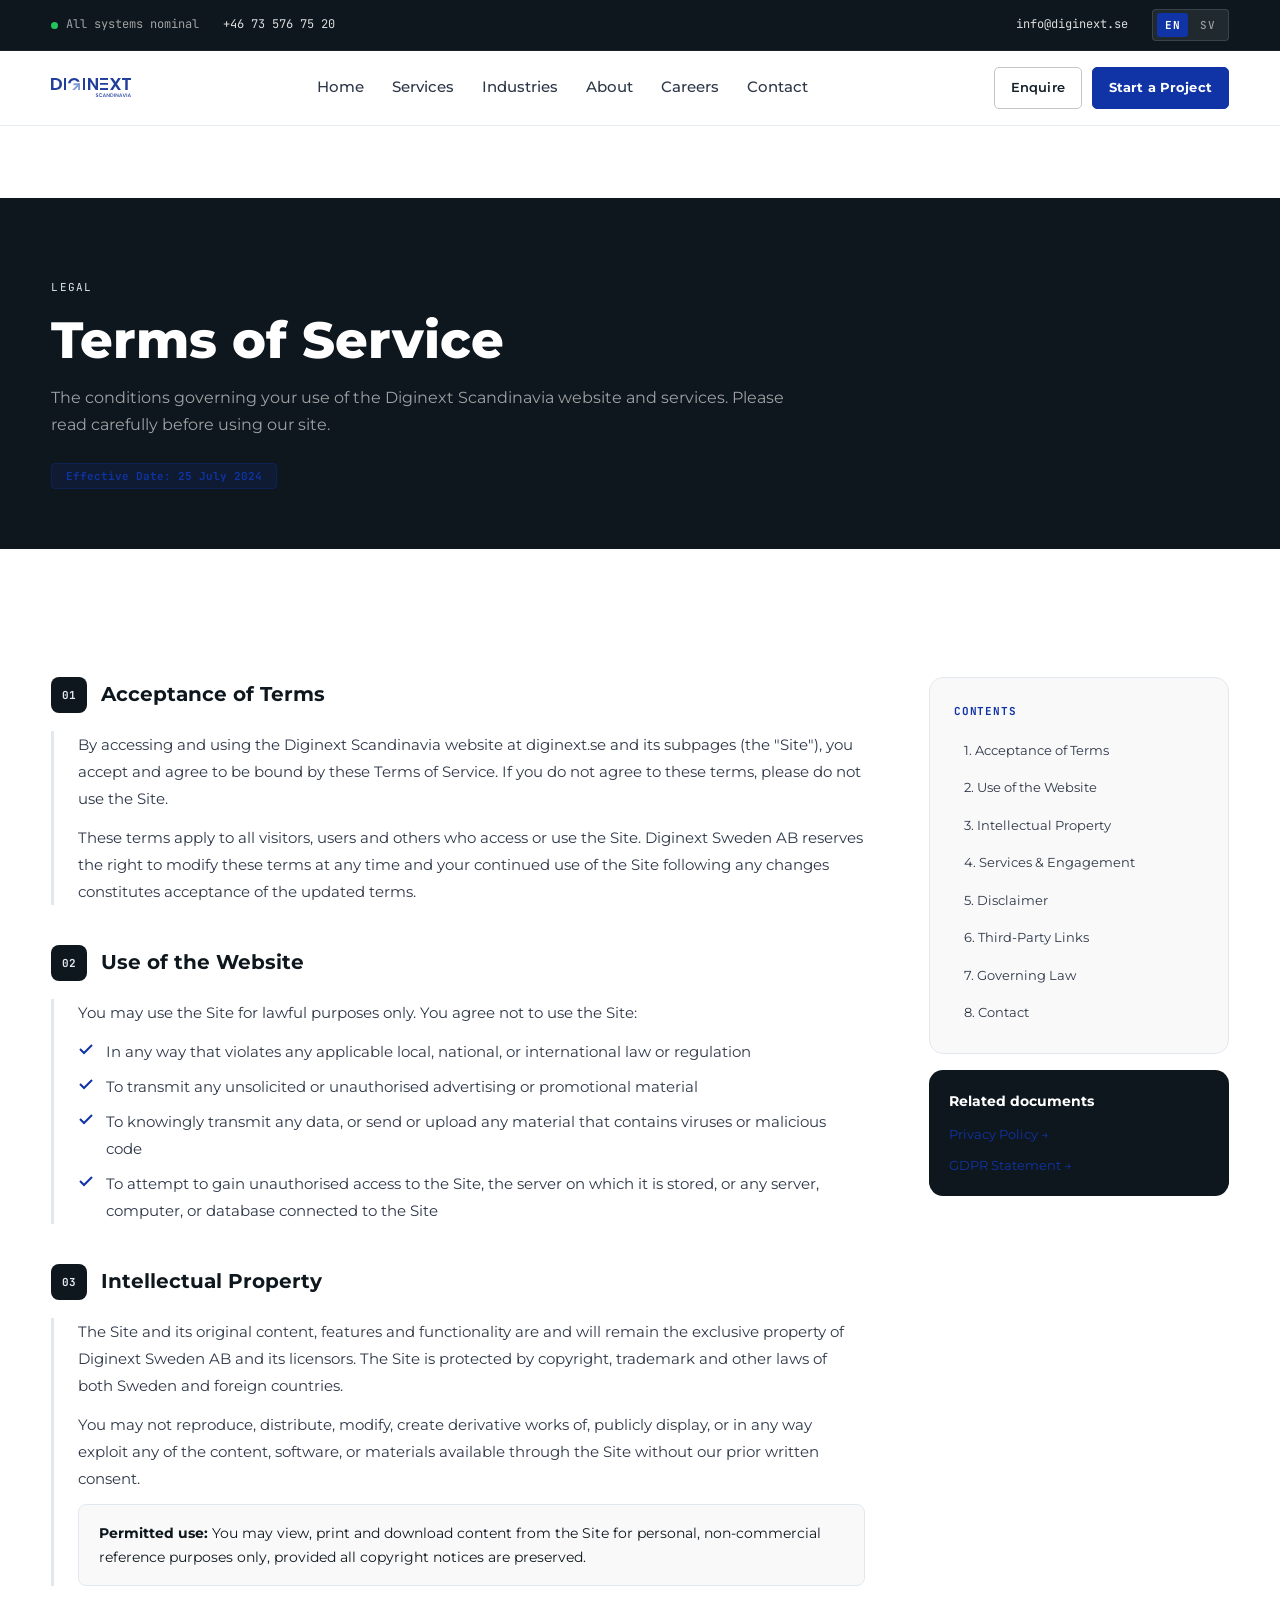
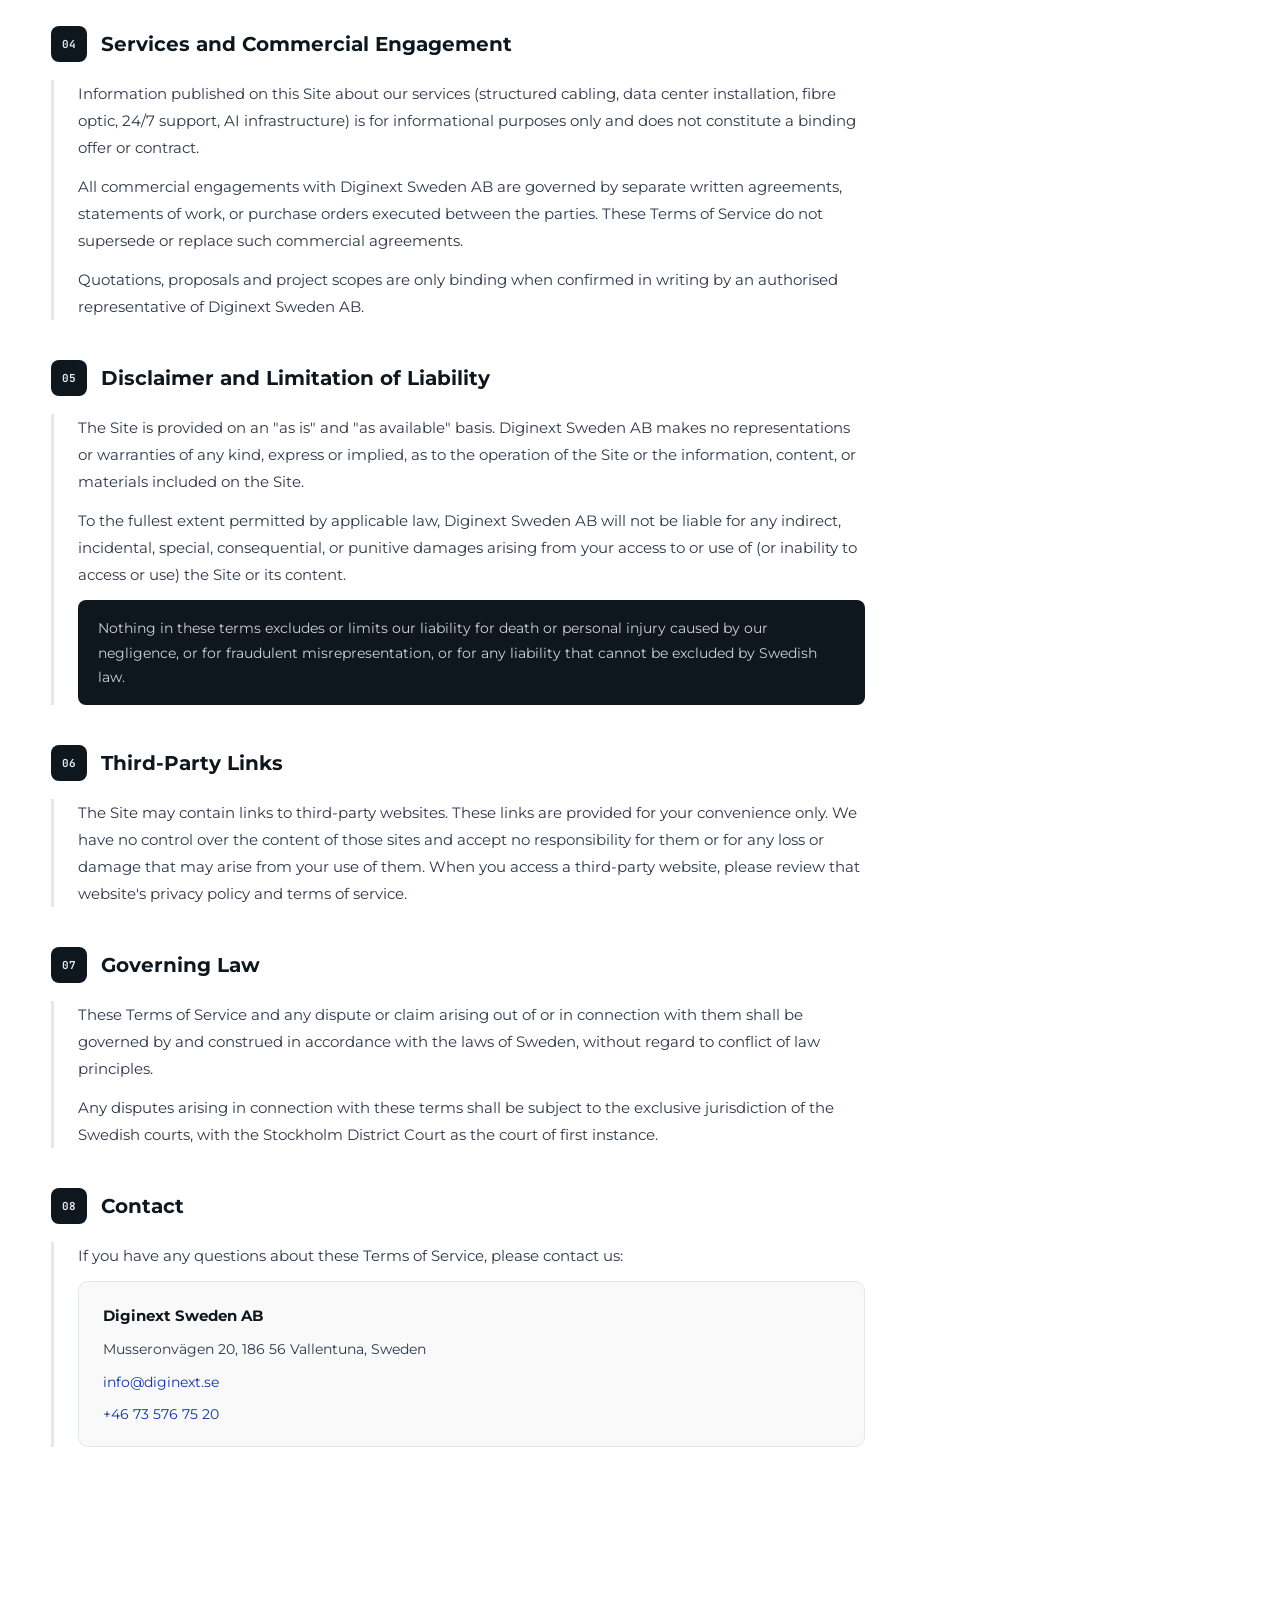
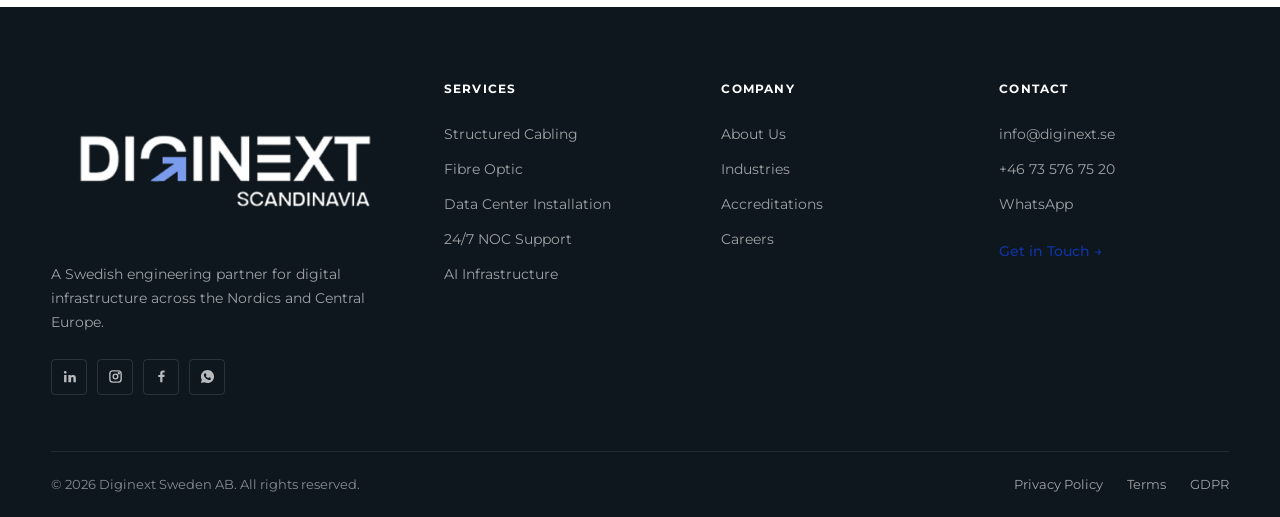
<file: terms.html>
<!doctype html>
<html lang="en" data-lang="en">
<head>
<meta charset="utf-8" /><meta name="viewport" content="width=device-width, initial-scale=1, viewport-fit=cover" />
<title>Terms of Service — Diginext Scandinavia</title>
<meta name="description" content="Terms of Service for Diginext Scandinavia — the conditions governing use of our website and services." />
<link rel="icon" type="image/svg+xml" href="assets/logo.svg" />
<link rel="preconnect" href="https://fonts.googleapis.com"><link rel="preconnect" href="https://fonts.gstatic.com" crossorigin>
<link href="https://fonts.googleapis.com/css2?family=Montserrat:ital,wght@0,300;0,400;0,500;0,600;0,700;0,800;0,900;1,400&family=JetBrains+Mono:wght@400;500&display=swap" rel="stylesheet">
<link rel="stylesheet" href="styles.css" />
<meta name="theme-color" content="#0E171D">
</head>
<body>
<div class="topbar"><div class="topbar__inner"><div class="topbar__left"><span class="topbar__item"><span class="status-dot"></span> All systems nominal</span><a href="tel:+46735767520" class="topbar__item">+46 73 576 75 20</a></div><div class="topbar__right"><a href="mailto:info@diginext.se" class="topbar__item">info@diginext.se</a><div class="lang-switch" id="langSwitch"><button class="lang-switch__btn is-active" data-lang="en">EN</button><button class="lang-switch__btn" data-lang="sv">SV</button></div></div></div></div>
<nav class="nav" id="siteNav"><div class="nav__inner">
  <a href="index.html" class="logo">
      <img src="logo.svg" alt="Diginext Scandinavia" class="logo-img" />
    </a>
  <ul class="nav__links" id="primaryNav"><li><a href="index.html">Home</a></li><li><a href="services.html">Services</a></li><li><a href="industries.html">Industries</a></li><li><a href="about.html">About</a></li><li><a href="careers.html">Careers</a></li><li><a href="contact.html">Contact</a></li></ul><div class="nav__cta-group"><a href="contact.html" class="btn btn--ghost btn--sm">Enquire</a><a href="contact.html" class="btn btn--accent btn--sm">Start a Project</a><button class="nav__toggle" id="navToggle" aria-expanded="false" aria-label="Toggle menu"><span class="nav__toggle-bar"></span></button></div></div></nav>

<section style="background:var(--navy-900); padding:80px 0 60px; margin-top:72px;">
  <div style="max-width:var(--container); margin:0 auto; padding:0 var(--gutter);">
    <div style="max-width:760px;">
      <span style="font-family:var(--mono); font-size:11px; color:var(--rule); text-transform:uppercase; letter-spacing:0.12em; display:block; margin-bottom:16px;">Legal</span>
      <h1 style="font-family:var(--display); font-size:clamp(32px,4vw,52px); font-weight:800; color:#fff; margin:0 0 16px; line-height:1.1;">Terms of Service</h1>
      <p style="font-size:16px; color:rgba(255,255,255,0.6); line-height:1.7; margin:0;">The conditions governing your use of the Diginext Scandinavia website and services. Please read carefully before using our site.</p>
      <div style="margin-top:24px;"><span style="background:rgba(16,52,166,0.15); border:1px solid rgba(16,52,166,0.3); color:var(--cyan); font-family:var(--mono); font-size:11px; font-weight:600; padding:5px 14px; border-radius:4px;">Effective Date: 25 July 2024</span></div>
    </div>
  </div>
</section>

<div style="max-width:var(--container); margin:0 auto; padding:64px var(--gutter) 80px;">
  <div class="rg-doc" style="padding:64px 0 80px;">
    <div style="display:flex; flex-direction:column; gap:40px;">

      <section style="scroll-margin-top:100px;" id="t1">
        <div style="display:flex; align-items:center; gap:14px; margin-bottom:18px;"><div style="width:36px; height:36px; border-radius:8px; background:var(--navy-900); display:flex; align-items:center; justify-content:center; flex-shrink:0;"><span style="font-family:var(--mono); font-size:11px; color:var(--rule); font-weight:700;">01</span></div><h2 style="font-family:var(--display); font-size:20px; font-weight:700; color:var(--navy-900); margin:0;">Acceptance of Terms</h2></div>
        <div style="font-size:15px; color:var(--ink-2); line-height:1.8; border-left:3px solid var(--rule); padding-left:24px; display:flex; flex-direction:column; gap:12px;">
          <p style="margin:0;">By accessing and using the Diginext Scandinavia website at diginext.se and its subpages (the "Site"), you accept and agree to be bound by these Terms of Service. If you do not agree to these terms, please do not use the Site.</p>
          <p style="margin:0;">These terms apply to all visitors, users and others who access or use the Site. Diginext Sweden AB reserves the right to modify these terms at any time and your continued use of the Site following any changes constitutes acceptance of the updated terms.</p>
        </div>
      </section>

      <section style="scroll-margin-top:100px;" id="t2">
        <div style="display:flex; align-items:center; gap:14px; margin-bottom:18px;"><div style="width:36px; height:36px; border-radius:8px; background:var(--navy-900); display:flex; align-items:center; justify-content:center; flex-shrink:0;"><span style="font-family:var(--mono); font-size:11px; color:var(--rule); font-weight:700;">02</span></div><h2 style="font-family:var(--display); font-size:20px; font-weight:700; color:var(--navy-900); margin:0;">Use of the Website</h2></div>
        <div style="font-size:15px; color:var(--ink-2); line-height:1.8; border-left:3px solid var(--rule); padding-left:24px; display:flex; flex-direction:column; gap:12px;">
          <p style="margin:0;">You may use the Site for lawful purposes only. You agree not to use the Site:</p>
          <ul style="margin:0; padding:0; list-style:none; display:flex; flex-direction:column; gap:8px;">
            <li style="display:flex; gap:12px;"><svg width="16" height="16" viewBox="0 0 16 16" fill="none" stroke="var(--cyan)" stroke-width="2" style="flex-shrink:0; margin-top:3px;"><path d="M2 8l4 4 8-8"/></svg><span>In any way that violates any applicable local, national, or international law or regulation</span></li>
            <li style="display:flex; gap:12px;"><svg width="16" height="16" viewBox="0 0 16 16" fill="none" stroke="var(--cyan)" stroke-width="2" style="flex-shrink:0; margin-top:3px;"><path d="M2 8l4 4 8-8"/></svg><span>To transmit any unsolicited or unauthorised advertising or promotional material</span></li>
            <li style="display:flex; gap:12px;"><svg width="16" height="16" viewBox="0 0 16 16" fill="none" stroke="var(--cyan)" stroke-width="2" style="flex-shrink:0; margin-top:3px;"><path d="M2 8l4 4 8-8"/></svg><span>To knowingly transmit any data, or send or upload any material that contains viruses or malicious code</span></li>
            <li style="display:flex; gap:12px;"><svg width="16" height="16" viewBox="0 0 16 16" fill="none" stroke="var(--cyan)" stroke-width="2" style="flex-shrink:0; margin-top:3px;"><path d="M2 8l4 4 8-8"/></svg><span>To attempt to gain unauthorised access to the Site, the server on which it is stored, or any server, computer, or database connected to the Site</span></li>
          </ul>
        </div>
      </section>

      <section style="scroll-margin-top:100px;" id="t3">
        <div style="display:flex; align-items:center; gap:14px; margin-bottom:18px;"><div style="width:36px; height:36px; border-radius:8px; background:var(--navy-900); display:flex; align-items:center; justify-content:center; flex-shrink:0;"><span style="font-family:var(--mono); font-size:11px; color:var(--rule); font-weight:700;">03</span></div><h2 style="font-family:var(--display); font-size:20px; font-weight:700; color:var(--navy-900); margin:0;">Intellectual Property</h2></div>
        <div style="font-size:15px; color:var(--ink-2); line-height:1.8; border-left:3px solid var(--rule); padding-left:24px; display:flex; flex-direction:column; gap:12px;">
          <p style="margin:0;">The Site and its original content, features and functionality are and will remain the exclusive property of Diginext Sweden AB and its licensors. The Site is protected by copyright, trademark and other laws of both Sweden and foreign countries.</p>
          <p style="margin:0;">You may not reproduce, distribute, modify, create derivative works of, publicly display, or in any way exploit any of the content, software, or materials available through the Site without our prior written consent.</p>
          <div style="background:var(--bg-alt); border:1px solid var(--rule); border-radius:8px; padding:16px 20px;">
            <p style="font-size:13.5px; color:var(--navy-900); margin:0;"><strong>Permitted use:</strong> You may view, print and download content from the Site for personal, non-commercial reference purposes only, provided all copyright notices are preserved.</p>
          </div>
        </div>
      </section>

      <section style="scroll-margin-top:100px;" id="t4">
        <div style="display:flex; align-items:center; gap:14px; margin-bottom:18px;"><div style="width:36px; height:36px; border-radius:8px; background:var(--navy-900); display:flex; align-items:center; justify-content:center; flex-shrink:0;"><span style="font-family:var(--mono); font-size:11px; color:var(--rule); font-weight:700;">04</span></div><h2 style="font-family:var(--display); font-size:20px; font-weight:700; color:var(--navy-900); margin:0;">Services and Commercial Engagement</h2></div>
        <div style="font-size:15px; color:var(--ink-2); line-height:1.8; border-left:3px solid var(--rule); padding-left:24px; display:flex; flex-direction:column; gap:12px;">
          <p style="margin:0;">Information published on this Site about our services (structured cabling, data center installation, fibre optic, 24/7 support, AI infrastructure) is for informational purposes only and does not constitute a binding offer or contract.</p>
          <p style="margin:0;">All commercial engagements with Diginext Sweden AB are governed by separate written agreements, statements of work, or purchase orders executed between the parties. These Terms of Service do not supersede or replace such commercial agreements.</p>
          <p style="margin:0;">Quotations, proposals and project scopes are only binding when confirmed in writing by an authorised representative of Diginext Sweden AB.</p>
        </div>
      </section>

      <section style="scroll-margin-top:100px;" id="t5">
        <div style="display:flex; align-items:center; gap:14px; margin-bottom:18px;"><div style="width:36px; height:36px; border-radius:8px; background:var(--navy-900); display:flex; align-items:center; justify-content:center; flex-shrink:0;"><span style="font-family:var(--mono); font-size:11px; color:var(--rule); font-weight:700;">05</span></div><h2 style="font-family:var(--display); font-size:20px; font-weight:700; color:var(--navy-900); margin:0;">Disclaimer and Limitation of Liability</h2></div>
        <div style="font-size:15px; color:var(--ink-2); line-height:1.8; border-left:3px solid var(--rule); padding-left:24px; display:flex; flex-direction:column; gap:12px;">
          <p style="margin:0;">The Site is provided on an "as is" and "as available" basis. Diginext Sweden AB makes no representations or warranties of any kind, express or implied, as to the operation of the Site or the information, content, or materials included on the Site.</p>
          <p style="margin:0;">To the fullest extent permitted by applicable law, Diginext Sweden AB will not be liable for any indirect, incidental, special, consequential, or punitive damages arising from your access to or use of (or inability to access or use) the Site or its content.</p>
          <div style="background:var(--navy-900); border-radius:8px; padding:16px 20px;"><p style="font-size:13.5px; color:rgba(255,255,255,0.8); margin:0;">Nothing in these terms excludes or limits our liability for death or personal injury caused by our negligence, or for fraudulent misrepresentation, or for any liability that cannot be excluded by Swedish law.</p></div>
        </div>
      </section>

      <section style="scroll-margin-top:100px;" id="t6">
        <div style="display:flex; align-items:center; gap:14px; margin-bottom:18px;"><div style="width:36px; height:36px; border-radius:8px; background:var(--navy-900); display:flex; align-items:center; justify-content:center; flex-shrink:0;"><span style="font-family:var(--mono); font-size:11px; color:var(--rule); font-weight:700;">06</span></div><h2 style="font-family:var(--display); font-size:20px; font-weight:700; color:var(--navy-900); margin:0;">Third-Party Links</h2></div>
        <div style="font-size:15px; color:var(--ink-2); line-height:1.8; border-left:3px solid var(--rule); padding-left:24px;">
          <p style="margin:0;">The Site may contain links to third-party websites. These links are provided for your convenience only. We have no control over the content of those sites and accept no responsibility for them or for any loss or damage that may arise from your use of them. When you access a third-party website, please review that website's privacy policy and terms of service.</p>
        </div>
      </section>

      <section style="scroll-margin-top:100px;" id="t7">
        <div style="display:flex; align-items:center; gap:14px; margin-bottom:18px;"><div style="width:36px; height:36px; border-radius:8px; background:var(--navy-900); display:flex; align-items:center; justify-content:center; flex-shrink:0;"><span style="font-family:var(--mono); font-size:11px; color:var(--rule); font-weight:700;">07</span></div><h2 style="font-family:var(--display); font-size:20px; font-weight:700; color:var(--navy-900); margin:0;">Governing Law</h2></div>
        <div style="font-size:15px; color:var(--ink-2); line-height:1.8; border-left:3px solid var(--rule); padding-left:24px; display:flex; flex-direction:column; gap:12px;">
          <p style="margin:0;">These Terms of Service and any dispute or claim arising out of or in connection with them shall be governed by and construed in accordance with the laws of Sweden, without regard to conflict of law principles.</p>
          <p style="margin:0;">Any disputes arising in connection with these terms shall be subject to the exclusive jurisdiction of the Swedish courts, with the Stockholm District Court as the court of first instance.</p>
        </div>
      </section>

      <section style="scroll-margin-top:100px;" id="t8">
        <div style="display:flex; align-items:center; gap:14px; margin-bottom:18px;"><div style="width:36px; height:36px; border-radius:8px; background:var(--navy-900); display:flex; align-items:center; justify-content:center; flex-shrink:0;"><span style="font-family:var(--mono); font-size:11px; color:var(--rule); font-weight:700;">08</span></div><h2 style="font-family:var(--display); font-size:20px; font-weight:700; color:var(--navy-900); margin:0;">Contact</h2></div>
        <div style="font-size:15px; color:var(--ink-2); line-height:1.8; border-left:3px solid var(--rule); padding-left:24px; display:flex; flex-direction:column; gap:12px;">
          <p style="margin:0;">If you have any questions about these Terms of Service, please contact us:</p>
          <div style="background:var(--bg-alt); border:1px solid var(--rule); border-radius:10px; padding:20px 24px; display:flex; flex-direction:column; gap:8px;">
            <div style="font-weight:700; color:var(--navy-900);">Diginext Sweden AB</div>
            <div style="font-size:13.5px; color:var(--ink-2);">Musseronvägen 20, 186 56 Vallentuna, Sweden</div>
            <a href="mailto:info@diginext.se" style="color:var(--navy-700); font-size:13.5px;">info@diginext.se</a>
            <a href="tel:+46735767520" style="color:var(--navy-700); font-size:13.5px;">+46 73 576 75 20</a>
          </div>
        </div>
      </section>

    </div>

    <aside style="position:sticky; top:120px; display:flex; flex-direction:column; gap:16px;">
      <div style="background:var(--bg-alt); border:1px solid var(--rule); border-radius:14px; padding:24px;">
        <div style="font-family:var(--mono); font-size:11px; color:var(--navy-700); text-transform:uppercase; letter-spacing:0.08em; margin-bottom:14px; font-weight:700;">Contents</div>
        <div style="display:flex; flex-direction:column; gap:4px;">
          <a href="#t1" style="font-size:13px; color:var(--ink-2); text-decoration:none; padding:6px 10px; border-radius:6px;" onmouseover="this.style.background='#fff'; this.style.color='var(--navy-900)'" onmouseout="this.style.background='transparent'; this.style.color='var(--ink-2)'">1. Acceptance of Terms</a>
          <a href="#t2" style="font-size:13px; color:var(--ink-2); text-decoration:none; padding:6px 10px; border-radius:6px;" onmouseover="this.style.background='#fff'; this.style.color='var(--navy-900)'" onmouseout="this.style.background='transparent'; this.style.color='var(--ink-2)'">2. Use of the Website</a>
          <a href="#t3" style="font-size:13px; color:var(--ink-2); text-decoration:none; padding:6px 10px; border-radius:6px;" onmouseover="this.style.background='#fff'; this.style.color='var(--navy-900)'" onmouseout="this.style.background='transparent'; this.style.color='var(--ink-2)'">3. Intellectual Property</a>
          <a href="#t4" style="font-size:13px; color:var(--ink-2); text-decoration:none; padding:6px 10px; border-radius:6px;" onmouseover="this.style.background='#fff'; this.style.color='var(--navy-900)'" onmouseout="this.style.background='transparent'; this.style.color='var(--ink-2)'">4. Services &amp; Engagement</a>
          <a href="#t5" style="font-size:13px; color:var(--ink-2); text-decoration:none; padding:6px 10px; border-radius:6px;" onmouseover="this.style.background='#fff'; this.style.color='var(--navy-900)'" onmouseout="this.style.background='transparent'; this.style.color='var(--ink-2)'">5. Disclaimer</a>
          <a href="#t6" style="font-size:13px; color:var(--ink-2); text-decoration:none; padding:6px 10px; border-radius:6px;" onmouseover="this.style.background='#fff'; this.style.color='var(--navy-900)'" onmouseout="this.style.background='transparent'; this.style.color='var(--ink-2)'">6. Third-Party Links</a>
          <a href="#t7" style="font-size:13px; color:var(--ink-2); text-decoration:none; padding:6px 10px; border-radius:6px;" onmouseover="this.style.background='#fff'; this.style.color='var(--navy-900)'" onmouseout="this.style.background='transparent'; this.style.color='var(--ink-2)'">7. Governing Law</a>
          <a href="#t8" style="font-size:13px; color:var(--ink-2); text-decoration:none; padding:6px 10px; border-radius:6px;" onmouseover="this.style.background='#fff'; this.style.color='var(--navy-900)'" onmouseout="this.style.background='transparent'; this.style.color='var(--ink-2)'">8. Contact</a>
        </div>
      </div>
      <div style="background:var(--navy-900); border-radius:14px; padding:20px; display:flex; flex-direction:column; gap:10px;">
        <div style="font-family:var(--display); font-size:14px; font-weight:700; color:#fff;">Related documents</div>
        <a href="privacy.html" style="font-size:13px; color:var(--cyan); text-decoration:none;">Privacy Policy →</a>
        <a href="gdpr.html" style="font-size:13px; color:var(--cyan); text-decoration:none;">GDPR Statement →</a>
      </div>
    </aside>
  </div>
</div>

<footer class="foot">
  <div class="foot__inner"><div class="foot__top"><div class="foot__brand-block">
    <a href="index.html" class="foot__brand">
          <img src="Diginext_logo_footer.png" alt="Diginext Scandinavia" class="logo-img" />
    </a>
    <p class="foot__about">A Swedish engineering partner for digital infrastructure across the Nordics and Central Europe.</p>
    <div class="foot__social">
          <a href="https://se.linkedin.com/company/diginext_scandinavia" target="_blank" rel="noopener" aria-label="LinkedIn"><svg width="15" height="15" viewBox="0 0 16 16" fill="currentColor"><path d="M3.5 5C4.3 5 5 4.3 5 3.5S4.3 2 3.5 2 2 2.7 2 3.5 2.7 5 3.5 5zM2.2 6.5h2.6V14H2.2V6.5zM6.8 6.5h2.5v1h0c.3-.6 1.2-1.2 2.4-1.2 2.6 0 3.1 1.7 3.1 3.9V14h-2.6V10.5c0-.8 0-1.9-1.2-1.9s-1.3 1-1.3 1.9V14H6.8V6.5z"/></svg></a>
          <a href="https://www.instagram.com/diginextscandinavia/" target="_blank" rel="noopener" aria-label="Instagram"><svg width="15" height="15" viewBox="0 0 16 16" fill="none" stroke="currentColor" stroke-width="1.5"><rect x="2" y="2" width="12" height="12" rx="3"/><circle cx="8" cy="8" r="2.5"/><circle cx="11.5" cy="4.5" r="0.5" fill="currentColor"/></svg></a>
          <a href="https://www.facebook.com/diginextscandinavia/" target="_blank" rel="noopener" aria-label="Facebook"><svg width="15" height="15" viewBox="0 0 16 16" fill="currentColor"><path d="M9 14V8.5h2l.3-2.3H9V4.9c0-.7.2-1.1 1.1-1.1h1.2V1.7C11 1.7 10.3 1.6 9.5 1.6c-1.7 0-2.9 1-2.9 3v1.7H4.5v2.3h2.1V14H9z"/></svg></a>
          <a href="https://wa.me/46735767520" target="_blank" rel="noopener" aria-label="WhatsApp"><svg width="15" height="15" viewBox="0 0 16 16" fill="currentColor"><path d="M8 1C4.14 1 1 4.14 1 8c0 1.24.33 2.42.9 3.44L1 15l3.64-.88C5.62 14.68 6.79 15 8 15c3.86 0 7-3.14 7-7s-3.14-7-7-7zm3.64 9.86c-.16.44-.92.84-1.28.88-.32.04-.73.06-1.18-.08-.27-.08-.62-.2-1.06-.4-1.86-.8-3.08-2.68-3.18-2.8-.1-.12-.8-1.06-.8-2.02 0-.96.5-1.44.68-1.64.18-.2.4-.24.52-.24.14 0 .26.002.38.008.12.006.3-.044.46.36.16.4.56 1.36.6 1.46.04.1.07.22.014.34-.056.12-.084.2-.164.3-.08.1-.17.22-.24.3-.08.08-.16.17-.07.33.1.16.44.72.94 1.16.64.58 1.18.76 1.34.84.16.08.26.07.36-.04.1-.1.42-.48.54-.64.12-.16.22-.14.38-.08.16.06 1 .472 1.17.558.17.086.28.128.32.2.04.074-.002.44-.16.88z"/></svg></a>
        </div>
  </div>
<div class="foot__col"><h4>Services</h4><a href="services.html#cabling">Structured Cabling</a><a href="services.html#fibre">Fibre Optic</a><a href="services.html#solutions">Data Center Installation</a><a href="services.html#support">24/7 NOC Support</a><a href="services.html#ai">AI Infrastructure</a></div><div class="foot__col"><h4>Company</h4><a href="about.html">About Us</a><a href="industries.html">Industries</a><a href="index.html#accreditations">Accreditations</a><a href="careers.html">Careers</a></div><div class="foot__col"><h4>Contact</h4><a href="mailto:info@diginext.se">info@diginext.se</a><a href="tel:+46735767520">+46 73 576 75 20</a><a href="https://wa.me/46735767520" target="_blank" rel="noopener">WhatsApp</a><a href="contact.html" style="margin-top:12px; display:inline-flex; align-items:center; gap:6px; color:var(--cyan); font-weight:500;">Get in Touch →</a></div></div><div class="foot__bottom"><span>© 2026 Diginext Sweden AB. All rights reserved.</span><div class="foot__bottom-links"><a href="privacy.html">Privacy Policy</a><a href="terms.html" class="is-active">Terms</a><a href="gdpr.html">GDPR</a></div></div></div></footer>
<script>
window.addEventListener('scroll', () => { document.getElementById('siteNav').classList.toggle('is-scrolled', window.scrollY > 10); });
(function() { const toggle = document.getElementById('navToggle'); const nav = document.getElementById('siteNav'); if (!toggle||!nav) return; toggle.addEventListener('click', () => { const open = nav.classList.toggle('is-open'); toggle.setAttribute('aria-expanded', open); }); document.getElementById('primaryNav').addEventListener('click', e => { if (e.target.tagName==='A') { nav.classList.remove('is-open'); toggle.setAttribute('aria-expanded','false'); } }); })();
</script>
</body>
</html>
</file>
<file: styles.css>
/* =============================================================
   DIGINEXT SCANDINAVIA — Premium Industrial B2B
   Brand Blue + Dark. Photo-led. Montserrat throughout.
   Brand: #1034A6 (blue), #0E171D (dark), #C4C4C4 / #F5F5F5 / #F9F9F9
   ============================================================= */

@import url('https://fonts.googleapis.com/css2?family=Montserrat:ital,wght@0,300;0,400;0,500;0,600;0,700;0,800;0,900;1,400&family=JetBrains+Mono:wght@400;500&display=swap');

:root {
  /* ── Brand colours ─────────────────────────────────────────── */
  --navy-900: #0E171D;           /* brand dark (was deep navy)    */
  --navy-800: #131f28;
  --navy-700: #1034A6;           /* brand primary blue            */
  --navy-600: #1a3fc2;           /* slightly lighter blue         */
  --cyan:     #1034A6;           /* accent = brand blue           */
  --cyan-600: #0d289e;           /* darker pressed state          */
  --cyan-light: #a8bfff;         /* tint for overlays             */
  --gold:     #C8A96E;           /* kept for awards/ESG           */
  --gold-light: #E8D0A0;

  /* ── Ink & text ────────────────────────────────────────────── */
  --ink:      #0E171D;           /* brand dark                    */
  --ink-2:    #2d3748;           /* body text                     */
  --gray:     #64748B;
  --gray-2:   #94A3B8;

  /* ── UI surfaces ───────────────────────────────────────────── */
  --rule:     #E2E8F0;           /* borders                       */
  --rule-2:   #C4C4C4;           /* brand grey 4                  */
  --bg:       #FFFFFF;
  --bg-alt:   #F9F9F9;           /* brand grey 5                  */
  --bg-mid:   #F5F5F5;           /* brand grey 3                  */
  --bg-navy-alt: rgba(255,255,255,0.06);
  --green:    #22C55E;

  /* ── Semantic aliases (keep map sections working) ──────────── */
  --ink-3:    #94A3B8;

  /* ── Typography ─────────────────────────────────────────────  */
  --sans:    "Montserrat", -apple-system, BlinkMacSystemFont, sans-serif;
  --display: "Montserrat", -apple-system, BlinkMacSystemFont, sans-serif;
  --mono:    "JetBrains Mono", ui-monospace, "SF Mono", Consolas, monospace;

  /* ── Layout ─────────────────────────────────────────────────  */
  --container: 1320px;
  --gutter: clamp(20px, 4vw, 56px);
  --ease: cubic-bezier(0.2, 0.7, 0.2, 1);
  --ease-out: cubic-bezier(0.0, 0.0, 0.2, 1);

  /* ── Shadows ────────────────────────────────────────────────  */
  --shadow-sm: 0 1px 3px rgba(14,23,29,0.06), 0 2px 8px rgba(14,23,29,0.04);
  --shadow-md: 0 4px 16px rgba(14,23,29,0.08), 0 16px 48px -12px rgba(14,23,29,0.14);
  --shadow-lg: 0 8px 32px rgba(14,23,29,0.12), 0 32px 80px -16px rgba(14,23,29,0.18);
}

* { box-sizing: border-box; }
html { scroll-behavior: smooth; }

body {
  margin: 0;
  font-family: var(--sans);
  font-weight: 400;
  color: var(--ink);
  background: var(--bg);
  -webkit-font-smoothing: antialiased;
  text-rendering: optimizeLegibility;
  line-height: 1.65;
  font-size: 16px;
  overflow-x: clip;
}

@view-transition { navigation: auto; }
@keyframes page-enter {
  from { opacity: 0; transform: translateY(12px); }
  to   { opacity: 1; transform: translateY(0); }
}
body > *:not(.topbar):not(header):not(script) {
  animation: page-enter 0.5s cubic-bezier(0.2, 0.7, 0.2, 1) both;
}
.topbar { view-transition-name: topbar; }
.nav    { view-transition-name: site-nav; }
@media (prefers-reduced-motion: reduce) { body > * { animation: none !important; } }

a { color: inherit; text-decoration: none; }
img { display: block; max-width: 100%; }
button { font: inherit; cursor: pointer; }
ul, ol { margin: 0; padding: 0; list-style: none; }

::selection { background: var(--cyan); color: #fff; }

.mono { font-family: var(--mono); letter-spacing: -0.01em; }
.display { font-family: var(--display); }

/* =============================================================
   TOPBAR
   ============================================================= */
.topbar {
  background: var(--navy-900);
  color: rgba(255,255,255,0.6);
  font-size: 12px;
  font-family: var(--mono);
  padding: 9px 0;
  border-bottom: 1px solid rgba(255,255,255,0.05);
}
.topbar__inner {
  max-width: var(--container);
  margin: 0 auto;
  padding: 0 var(--gutter);
  display: flex;
  justify-content: space-between;
  align-items: center;
  gap: 24px;
  flex-wrap: wrap;
}
.topbar__left, .topbar__right {
  display: flex;
  align-items: center;
  gap: 24px;
}
.topbar__item {
  display: inline-flex;
  align-items: center;
  gap: 8px;
}
.topbar a { color: rgba(255,255,255,0.85); transition: color 0.2s; }
.topbar a:hover { color: var(--cyan); }
.status-dot {
  width: 7px; height: 7px; border-radius: 50%;
  background: var(--green);
  box-shadow: 0 0 0 0 rgba(34,197,94,0.6);
  animation: pulse 2.4s var(--ease) infinite;
  flex-shrink: 0;
}
@keyframes pulse {
  0%   { box-shadow: 0 0 0 0 rgba(34,197,94,0.55); }
  70%  { box-shadow: 0 0 0 8px rgba(34,197,94,0); }
  100% { box-shadow: 0 0 0 0 rgba(34,197,94,0); }
}

/* Language switcher */
.lang-switch {
  display: inline-flex;
  align-items: center;
  gap: 4px;
  background: rgba(255,255,255,0.08);
  border: 1px solid rgba(255,255,255,0.12);
  border-radius: 4px;
  padding: 3px 4px;
}
.lang-switch__btn {
  background: transparent;
  border: none;
  color: rgba(255,255,255,0.55);
  font-family: var(--mono);
  font-size: 11px;
  letter-spacing: 0.06em;
  padding: 3px 8px;
  border-radius: 3px;
  cursor: pointer;
  transition: all 0.2s;
  font-weight: 500;
}
.lang-switch__btn.is-active {
  background: var(--cyan);
  color: #fff;
  font-weight: 700;
}
.lang-switch__btn:not(.is-active):hover {
  color: #fff;
  background: rgba(255,255,255,0.1);
}

/* =============================================================
   NAV
   ============================================================= */
.nav {
  position: sticky;
  top: 0;
  z-index: 100;
  background: rgba(255,255,255,0.94);
  backdrop-filter: blur(16px);
  -webkit-backdrop-filter: blur(16px);
  border-bottom: 1px solid rgba(226,232,240,0.8);
  transition: box-shadow 0.3s var(--ease);
}
.nav.is-scrolled { box-shadow: 0 2px 24px rgba(14,23,29,0.08); }
.nav__inner {
  max-width: var(--container);
  margin: 0 auto;
  padding: 16px var(--gutter);
  display: grid;
  grid-template-columns: auto 1fr auto;
  gap: 40px;
  align-items: center;
}

.logo {
  display: inline-flex;
  align-items: center;
  gap: 11px;
  color: var(--navy-900);
  font-family: var(--display);
  font-weight: 700;
  letter-spacing: -0.01em;
  font-size: 19px;
}
.logo__mark {
  width: 34px; height: 34px;
  border-radius: 6px;
  background: linear-gradient(135deg, var(--navy-700) 0%, var(--navy-900) 100%);
  color: #fff;
  display: inline-flex;
  align-items: center;
  justify-content: center;
  position: relative;
  flex-shrink: 0;
}
.logo__mark::after {
  content: "";
  position: absolute;
  top: 6px; right: 6px;
  width: 7px; height: 7px;
  border-radius: 50%;
  background: var(--cyan);
}
.logo__mark svg { width: 18px; height: 18px; }

.nav__links {
  display: flex;
  justify-content: center;
  gap: 28px;
  font-size: 14.5px;
  font-weight: 500;
  color: var(--ink-2);
}
.nav__links a {
  position: relative;
  padding: 6px 0;
  transition: color 0.2s var(--ease);
  white-space: nowrap;
}
.nav__links a:hover { color: var(--navy-900); }
.nav__links a::after {
  content: "";
  position: absolute;
  left: 0; right: 100%; bottom: -2px;
  height: 2px;
  background: var(--cyan);
  transition: right 0.3s var(--ease);
}
.nav__links a:hover::after,
.nav__links a.is-active::after { right: 0; }
.nav__links a.is-active { color: var(--navy-800); }

.nav__cta-group { display: inline-flex; gap: 10px; align-items: center; }

/* Mobile hamburger */
.nav__toggle {
  display: none;
  background: transparent;
  border: 1px solid var(--rule-2);
  width: 38px; height: 38px;
  border-radius: 4px;
  padding: 0;
  color: var(--navy-900);
  cursor: pointer;
  align-items: center;
  justify-content: center;
}
.nav__toggle-bar {
  display: block;
  width: 18px; height: 2px;
  background: currentColor;
  border-radius: 2px;
  position: relative;
  transition: background 0.2s;
}
.nav__toggle-bar::before, .nav__toggle-bar::after {
  content: "";
  position: absolute;
  left: 0; width: 18px; height: 2px;
  background: currentColor;
  border-radius: 2px;
  transition: transform 0.25s var(--ease), top 0.25s var(--ease);
}
.nav__toggle-bar::before { top: -6px; }
.nav__toggle-bar::after  { top:  6px; }
.nav__toggle[aria-expanded="true"] .nav__toggle-bar { background: transparent; }
.nav__toggle[aria-expanded="true"] .nav__toggle-bar::before { top: 0; transform: rotate(45deg); }
.nav__toggle[aria-expanded="true"] .nav__toggle-bar::after  { top: 0; transform: rotate(-45deg); }

@media (max-width: 1000px) {
  .nav__links { display: none; }
  .nav__cta-group .btn--ghost { display: none; }
  .nav__inner { grid-template-columns: auto auto; justify-content: space-between; gap: 16px; }
  .nav__toggle { display: inline-flex; }
}
@media (max-width: 1000px) {
  .nav.is-open .nav__links {
    display: flex;
    flex-direction: column;
    position: absolute;
    top: 100%; left: 0; right: 0;
    background: #fff;
    border-top: 1px solid var(--rule);
    border-bottom: 1px solid var(--rule);
    padding: 16px var(--gutter) 24px;
    gap: 4px;
    box-shadow: 0 8px 32px rgba(14,23,29,0.12);
    z-index: 99;
  }
  .nav.is-open .nav__links a { padding: 10px 0; font-size: 16px; }
}

/* =============================================================
   BUTTONS
   ============================================================= */
.btn {
  display: inline-flex;
  align-items: center;
  gap: 8px;
  padding: 12px 22px;
  border-radius: 5px;
  font-size: 14px;
  font-weight: 600;
  transition: all 0.25s var(--ease);
  border: 1px solid transparent;
  cursor: pointer;
  letter-spacing: 0.01em;
  white-space: nowrap;
  font-family: var(--sans);
}
.btn svg { transition: transform 0.25s var(--ease); flex-shrink: 0; }

.btn--primary {
  background: var(--navy-800);
  color: #fff;
  border-color: var(--navy-800);
}
.btn--primary:hover {
  background: var(--navy-900);
  border-color: var(--navy-900);
  transform: translateY(-1px);
  box-shadow: var(--shadow-md);
}
.btn--primary:hover svg { transform: translateX(3px); }

.btn--accent {
  background: var(--cyan);
  color: #fff;
  border-color: var(--cyan);
  font-weight: 700;
}
.btn--accent:hover {
  background: var(--cyan-600);
  border-color: var(--cyan-600);
  transform: translateY(-1px);
  box-shadow: 0 4px 20px rgba(16,52,166,0.35);
}
.btn--accent:hover svg { transform: translateX(3px); }

.btn--ghost {
  background: transparent;
  color: var(--navy-800);
  border-color: var(--rule-2);
}
.btn--ghost:hover {
  border-color: var(--navy-700);
  background: var(--bg-alt);
}

.btn--ghost-light {
  background: transparent;
  color: #fff;
  border-color: rgba(255,255,255,0.28);
}
.btn--ghost-light:hover {
  background: rgba(255,255,255,0.1);
  border-color: rgba(255,255,255,0.6);
}

.btn--gold {
  background: var(--gold);
  color: var(--navy-900);
  border-color: var(--gold);
  font-weight: 700;
}
.btn--gold:hover {
  background: var(--gold-light);
  transform: translateY(-1px);
  box-shadow: 0 4px 20px rgba(200,169,110,0.3);
}

.btn--lg { padding: 16px 30px; font-size: 15px; }
.btn--sm { padding: 9px 16px; font-size: 13px; }

/* =============================================================
   SECTION LAYOUT
   ============================================================= */
.section {
  padding: clamp(64px, 9vw, 120px) 0;
}
.section--alt { background: var(--bg-alt); }
.section--dark {
  background: var(--navy-900);
  color: #fff;
}
.section--navy {
  background: var(--navy-800);
  color: #fff;
}

.section__inner {
  max-width: var(--container);
  margin: 0 auto;
  padding: 0 var(--gutter);
}

.section__head {
  display: grid;
  grid-template-columns: 1.1fr 1fr;
  gap: 40px;
  align-items: end;
  margin-bottom: clamp(40px, 6vw, 72px);
}
.section__head--center {
  grid-template-columns: 1fr;
  text-align: center;
  max-width: 720px;
  margin-left: auto;
  margin-right: auto;
}
.section__head--center .eyebrow { justify-content: center; }

.eyebrow {
  display: inline-flex;
  align-items: center;
  gap: 10px;
  font-family: var(--mono);
  font-size: 11px;
  font-weight: 500;
  letter-spacing: 0.14em;
  text-transform: uppercase;
  color: var(--cyan);
  margin-bottom: 20px;
}
.eyebrow::before {
  content: "";
  width: 24px; height: 2px;
  background: currentColor;
  flex-shrink: 0;
}

.section__head--center .eyebrow_title { justify-content: center; }

.eyebrow_title {
  display: inline-flex;
  align-items: center;
  gap: 10px;
  font-family: var(--mono);
  font-size: 11px;
  font-weight: 500;
  letter-spacing: 0.14em;
  text-transform: uppercase;
  color: var(--rule-2);
  margin-bottom: 20px;
}
.eyebrow_title::before {
  content: "";
  width: 24px; height: 2px;
  background: currentColor;
  flex-shrink: 0;
}

.section__title {
  font-family: var(--display);
  font-size: clamp(28px, 3.4vw, 48px);
  font-weight: 700;
  line-height: 1.1;
  letter-spacing: -0.015em;
  color: var(--navy-900);
  margin: 0;
}
.section--dark .section__title,
.section--navy .section__title { color: #fff; }

.section__desc {
  font-size: 17px;
  color: var(--ink-2);
  line-height: 1.7;
  margin: 0;
  max-width: 52ch;
}
.section--dark .section__desc,
.section--navy .section__desc { color: rgba(255,255,255,0.72); }

/* =============================================================
   HERO
   ============================================================= */
.hero {
  position: relative;
  min-height: 760px;
  background: var(--navy-900);
  overflow: hidden;
  color: #fff;
  isolation: isolate;
}
.hero__bg {
  position: absolute; inset: 0; z-index: 0;
}
.hero__bg img {
  width: 100%; height: 100%;
  object-fit: cover;
  opacity: 0.32;
  filter: saturate(0.65) contrast(1.1);
}
.hero__bg::after {
  content: "";
  position: absolute; inset: 0;
  background:
    linear-gradient(100deg, var(--navy-900) 0%, rgba(14,23,29,0.9) 38%, rgba(14,23,29,0.55) 100%),
    linear-gradient(180deg, transparent 55%, var(--navy-900) 100%);
}
.hero__grid-overlay {
  position: absolute; inset: 0; z-index: 1; pointer-events: none;
  background-image:
    linear-gradient(rgba(255,255,255,0.025) 1px, transparent 1px),
    linear-gradient(90deg, rgba(255,255,255,0.025) 1px, transparent 1px);
  background-size: 72px 72px;
}
.hero__inner {
  position: relative; z-index: 2;
  max-width: var(--container);
  margin: 0 auto;
  padding: clamp(72px, 11vw, 140px) var(--gutter) clamp(80px, 12vw, 150px);
}
.hero__content { max-width: clamp(440px, 44vw, 620px); }

.hero__title {
  font-family: var(--display);
  font-size: clamp(42px, 5.8vw, 78px);
  font-weight: 800;
  line-height: 1.0;
  letter-spacing: -0.03em;
  margin: 0 0 26px;
  color: #fff;
}
.hero__title span { color: var(--cyan); }
.hero__title em { font-style: normal; color: var(--gold); }

.hero__desc {
  font-size: 18px;
  line-height: 1.65;
  color: rgba(255,255,255,0.78);
  margin: 0 0 40px;
  max-width: 52ch;
}
.hero__actions {
  display: flex;
  flex-wrap: wrap;
  gap: 14px;
  align-items: center;
}
.hero__badges {
  display: flex;
  flex-wrap: wrap;
  gap: 10px;
  margin-top: 40px;
}
.hero__badge {
  display: inline-flex;
  align-items: center;
  gap: 8px;
  background: rgba(255,255,255,0.07);
  border: 1px solid rgba(255,255,255,0.12);
  border-radius: 4px;
  padding: 8px 14px;
  font-family: var(--mono);
  font-size: 11px;
  letter-spacing: 0.08em;
  text-transform: uppercase;
  color: rgba(255,255,255,0.75);
}
.hero__badge-dot {
  width: 6px; height: 6px;
  border-radius: 50%;
  background: var(--cyan);
  flex-shrink: 0;
}

/* Slideshow images */
.hero__visual {
  position: absolute;
  inset: 0; z-index: 1;
  overflow: hidden;
  pointer-events: none;
}
.hero__visual-slide {
  position: absolute; inset: 0;
  width: 100%; height: 100%;
  object-fit: cover;
  opacity: 0;
  transition: opacity 1.4s ease-in-out;
  filter: saturate(0.85) contrast(1.05);
  animation: hero-kenburns 22s ease-in-out infinite alternate;
}
.hero__visual-slide.is-active { opacity: 1; }
@keyframes hero-kenburns {
  from { transform: scale(1.04); }
  to   { transform: scale(1.10) translate(-1.5%, -1%); }
}
.hero__visual-fade {
  position: absolute; inset: 0;
  background:
    linear-gradient(100deg, rgba(14,23,29,0.96) 0%, rgba(14,23,29,0.88) 28%, rgba(14,23,29,0.48) 55%, rgba(14,23,29,0.15) 100%),
    linear-gradient(180deg, rgba(14,23,29,0.15) 0%, transparent 20%, transparent 75%, rgba(14,23,29,0.6) 100%);
}

/* =============================================================
   STATS BAND
   ============================================================= */
.stats-band {
  background: var(--navy-800);
  padding: 0;
  border-top: 1px solid rgba(255,255,255,0.06);
  border-bottom: 1px solid rgba(255,255,255,0.06);
}
.stats-band__inner {
  max-width: var(--container);
  margin: 0 auto;
  display: grid;
  grid-template-columns: repeat(4, 1fr);
}
.stat-cell {
  padding: 36px 32px;
  border-right: 1px solid rgba(255,255,255,0.07);
  text-align: center;
  transition: background 0.3s;
}
.stat-cell:last-child { border-right: none; }
.stat-cell:hover { background: rgba(255,255,255,0.03); }
.stat-cell__value {
  font-family: var(--display);
  font-size: clamp(32px, 4vw, 52px);
  font-weight: 800;
  color: #fff;
  letter-spacing: -0.03em;
  line-height: 1;
}
.stat-cell__value span { color: var(--cyan); }
.stat-cell__label {
  font-family: var(--mono);
  font-size: 11px;
  color: rgba(255,255,255,0.5);
  text-transform: uppercase;
  letter-spacing: 0.1em;
  margin-top: 8px;
}
@media (max-width: 700px) {
  .stats-band__inner { grid-template-columns: repeat(2, 1fr); }
  .stat-cell:nth-child(2) { border-right: none; }
  .stat-cell { border-bottom: 1px solid rgba(255,255,255,0.07); }
}

/* =============================================================
   SERVICE CARDS
   ============================================================= */
.services-grid {
  display: grid;
  grid-template-columns: repeat(3, 1fr);
  gap: 2px;
  background: var(--rule);
  border: 1px solid var(--rule);
  border-radius: 8px;
  overflow: hidden;
}
.service-card {
  background: var(--bg);
  padding: 36px 32px;
  transition: background 0.25s var(--ease);
  position: relative;
  overflow: hidden;
}
.service-card::before {
  content: "";
  position: absolute;
  top: 0; left: 0; right: 0;
  height: 3px;
  background: var(--cyan);
  transform: scaleX(0);
  transform-origin: left;
  transition: transform 0.35s var(--ease);
}
.service-card:hover::before { transform: scaleX(1); }
.service-card:hover { background: var(--bg-alt); }

.service-card__icon {
  width: 48px; height: 48px;
  border-radius: 8px;
  background: rgba(16,52,166,0.1);
  display: flex; align-items: center; justify-content: center;
  margin-bottom: 20px;
  color: var(--cyan);
  transition: background 0.25s, transform 0.25s;
}
.service-card:hover .service-card__icon {
  background: rgba(16,52,166,0.18);
  transform: scale(1.08);
}
.service-card__title {
  font-family: var(--display);
  font-size: 17px;
  font-weight: 700;
  color: var(--navy-900);
  margin: 0 0 10px;
  letter-spacing: -0.01em;
}
.service-card__body {
  font-size: 14.5px;
  color: var(--ink-2);
  line-height: 1.65;
  margin: 0 0 20px;
}
.service-card__link {
  font-size: 13.5px;
  font-weight: 600;
  color: var(--navy-700);
  display: inline-flex;
  align-items: center;
  gap: 6px;
  transition: gap 0.2s, color 0.2s;
}
.service-card:hover .service-card__link { gap: 10px; color: var(--cyan-600); }

@media (max-width: 900px) {
  .services-grid { grid-template-columns: repeat(2, 1fr); }
}
@media (max-width: 560px) {
  .services-grid { grid-template-columns: 1fr; }
}

/* =============================================================
   PROJECT TYPE CARDS (Hyperscale / Edge / Enterprise)
   ============================================================= */
.project-types {
  display: grid;
  grid-template-columns: repeat(3, 1fr);
  gap: 20px;
  margin-bottom: 48px;
}
.project-type-card {
  position: relative;
  border-radius: 8px;
  overflow: hidden;
  cursor: pointer;
  border: 2px solid var(--rule);
  transition: border-color 0.25s, box-shadow 0.25s, transform 0.25s;
  background: var(--bg);
}
.project-type-card:hover,
.project-type-card.is-selected {
  border-color: var(--cyan);
  box-shadow: 0 0 0 3px rgba(16,52,166,0.15);
  transform: translateY(-2px);
}
.project-type-card__img {
  aspect-ratio: 16/9;
  overflow: hidden;
}
.project-type-card__img img {
  width: 100%; height: 100%;
  object-fit: cover;
  transition: transform 0.4s var(--ease);
  filter: saturate(0.8);
}
.project-type-card:hover .project-type-card__img img { transform: scale(1.05); }
.project-type-card__body {
  padding: 20px;
}
.project-type-card__check {
  position: absolute;
  top: 12px; right: 12px;
  width: 28px; height: 28px;
  border-radius: 50%;
  background: var(--cyan);
  display: flex; align-items: center; justify-content: center;
  opacity: 0;
  transform: scale(0.7);
  transition: opacity 0.25s, transform 0.25s;
}
.project-type-card.is-selected .project-type-card__check {
  opacity: 1; transform: scale(1);
}
.project-type-card__label {
  font-family: var(--mono);
  font-size: 10px;
  letter-spacing: 0.12em;
  text-transform: uppercase;
  color: var(--cyan);
  margin-bottom: 6px;
}
.project-type-card__title {
  font-family: var(--display);
  font-size: 16px;
  font-weight: 700;
  color: var(--navy-900);
  margin: 0 0 6px;
}
.project-type-card__desc {
  font-size: 13.5px;
  color: var(--ink-2);
  line-height: 1.5;
  margin: 0;
}

@media (max-width: 700px) {
  .project-types { grid-template-columns: 1fr; }
}

/* =============================================================
   INDUSTRIES
   ============================================================= */
.industries-grid {
  display: grid;
  grid-template-columns: repeat(4, 1fr);
  gap: 20px;
}
.industry-card {
  border-radius: 8px;
  overflow: hidden;
  position: relative;
  border: 1px solid var(--rule);
  transition: transform 0.3s var(--ease), box-shadow 0.3s var(--ease);
  background: var(--bg);
}
.industry-card:hover {
  transform: translateY(-4px);
  box-shadow: var(--shadow-lg);
}
.industry-card__img {
  aspect-ratio: 4/3;
  overflow: hidden;
}
.industry-card__img img {
  width: 100%; height: 100%;
  object-fit: cover;
  transition: transform 0.5s var(--ease), filter 0.5s;
  filter: saturate(0.75);
}
.industry-card:hover .industry-card__img img {
  transform: scale(1.07);
  filter: saturate(1);
}
.industry-card__body {
  padding: 20px;
}
.industry-card__title {
  font-family: var(--display);
  font-size: 16px; font-weight: 700;
  color: var(--navy-900); margin: 0 0 6px;
}
.industry-card__desc {
  font-size: 13.5px; color: var(--ink-2); line-height: 1.55; margin: 0;
}

@media (max-width: 900px) {
  .industries-grid { grid-template-columns: repeat(2, 1fr); }
}
@media (max-width: 480px) {
  .industries-grid { grid-template-columns: 1fr; }
}

/* =============================================================
   ACCREDITATIONS & RECOGNITION
   ============================================================= */
.accred-section {
  background: var(--bg-alt);
  padding: clamp(64px, 9vw, 120px) 0;
}
.accred-grid {
  display: grid;
  grid-template-columns: repeat(4, 1fr);
  gap: 20px;
  margin-bottom: 48px;
}
.accred-card {
  background: #fff;
  border: 1px solid var(--rule);
  border-radius: 8px;
  padding: 28px 24px;
  text-align: center;
  transition: transform 0.25s var(--ease), box-shadow 0.25s var(--ease);
  position: relative;
  overflow: hidden;
}
.accred-card::before {
  content: "";
  position: absolute;
  top: 0; left: 0; right: 0;
  height: 3px;
  background: linear-gradient(90deg, var(--cyan), var(--navy-700));
}
.accred-card:hover {
  transform: translateY(-3px);
  box-shadow: var(--shadow-md);
}
.accred-card__icon {
  width: 64px; height: 64px;
  border-radius: 50%;
  background: rgba(16,52,166,0.08);
  display: flex; align-items: center; justify-content: center;
  margin: 0 auto 16px;
  color: var(--navy-700);
  font-size: 28px;
}
.accred-card__title {
  font-family: var(--display);
  font-size: 14px;
  font-weight: 700;
  color: var(--navy-900);
  margin: 0 0 6px;
  letter-spacing: -0.01em;
}
.accred-card__body {
  font-size: 13px;
  color: var(--gray);
  line-height: 1.55;
  margin: 0;
}
.accred-card__year {
  display: inline-block;
  margin-top: 12px;
  font-family: var(--mono);
  font-size: 10px;
  letter-spacing: 0.1em;
  text-transform: uppercase;
  color: var(--cyan);
  background: rgba(16,52,166,0.1);
  padding: 3px 10px;
  border-radius: 20px;
}

.accred-awards {
  display: flex;
  flex-wrap: wrap;
  gap: 16px;
  align-items: center;
}
.accred-award {
  display: flex;
  align-items: center;
  gap: 14px;
  background: #fff;
  border: 1px solid var(--rule);
  border-radius: 8px;
  padding: 16px 20px;
  flex: 1;
  min-width: 220px;
  transition: box-shadow 0.2s;
}
.accred-award:hover { box-shadow: var(--shadow-sm); }
.accred-award__icon {
  width: 44px; height: 44px; flex-shrink: 0;
  border-radius: 8px;
  background: linear-gradient(135deg, var(--gold) 0%, var(--gold-light) 100%);
  display: flex; align-items: center; justify-content: center;
  color: var(--navy-900);
}
.accred-award__title {
  font-size: 14px; font-weight: 700; color: var(--navy-900); margin: 0 0 2px;
  font-family: var(--display);
}
.accred-award__body { font-size: 12.5px; color: var(--gray); margin: 0; }

@media (max-width: 900px) {
  .accred-grid { grid-template-columns: repeat(2, 1fr); }
}
@media (max-width: 480px) {
  .accred-grid { grid-template-columns: 1fr; }
}

/* =============================================================
   ESG & SUSTAINABILITY
   ============================================================= */
.esg-section {
  background: var(--navy-900);
  color: #fff;
  padding: clamp(64px, 9vw, 120px) 0;
  position: relative;
  overflow: hidden;
}
.esg-section .section__title { color: #fff; }
.esg-section .section__desc { color: rgba(255,255,255,0.82); }
.esg-section .eyebrow { color: var(--cyan); }
.esg-section::before {
  content: "";
  position: absolute;
  top: -200px; right: -200px;
  width: 600px; height: 600px;
  border-radius: 50%;
  background: radial-gradient(circle, rgba(34,197,94,0.08) 0%, transparent 65%);
  pointer-events: none;
}
.esg-hero-img {
  position: relative;
  border-radius: 10px;
  overflow: hidden;
  aspect-ratio: 16/10;
  margin-bottom: 56px;
}
.esg-hero-img img {
  width: 100%; height: 100%;
  object-fit: cover;
  filter: saturate(0.8);
}
.esg-hero-img::after {
  content: "";
  position: absolute; inset: 0;
  background: linear-gradient(180deg, transparent 50%, rgba(14,23,29,0.8) 100%);
}
.esg-hero-img__caption {
  position: absolute;
  bottom: 24px; left: 32px; right: 32px;
  z-index: 2;
  display: flex; align-items: flex-end; justify-content: space-between;
  gap: 20px;
}
.esg-hero-img__title {
  font-family: var(--display);
  font-size: clamp(22px, 3vw, 36px);
  font-weight: 700;
  color: #fff;
  margin: 0;
}

.esg-pillars {
  display: grid;
  grid-template-columns: repeat(3, 1fr);
  gap: 20px;
  margin-bottom: 48px;
}
.esg-pillar {
  background: rgba(255,255,255,0.05);
  border: 1px solid rgba(255,255,255,0.1);
  border-radius: 8px;
  padding: 32px 28px;
  position: relative;
  overflow: hidden;
  transition: background 0.25s, border-color 0.25s;
}
.esg-pillar:hover {
  background: rgba(255,255,255,0.08);
  border-color: rgba(16,52,166,0.3);
}
.esg-pillar__color {
  position: absolute;
  top: 0; left: 0;
  width: 100%; height: 3px;
}
.esg-pillar--e .esg-pillar__color { background: linear-gradient(90deg, #22c55e, #16a34a); }
.esg-pillar--s .esg-pillar__color { background: linear-gradient(90deg, #1034A6, #0d289e); }
.esg-pillar--g .esg-pillar__color { background: linear-gradient(90deg, #c8a96e, #e8d0a0); }
.esg-pillar__letter {
  font-family: var(--display);
  font-size: 48px;
  font-weight: 800;
  line-height: 1;
  margin-bottom: 12px;
  opacity: 0.12;
  position: absolute;
  top: 16px; right: 20px;
  color: #fff;
}
.esg-pillar__icon {
  width: 48px; height: 48px;
  border-radius: 8px;
  display: flex; align-items: center; justify-content: center;
  margin-bottom: 20px;
  font-size: 22px;
}
.esg-pillar--e .esg-pillar__icon { background: rgba(34,197,94,0.15); color: #22c55e; }
.esg-pillar--s .esg-pillar__icon { background: rgba(16,52,166,0.15); color: var(--cyan); }
.esg-pillar--g .esg-pillar__icon { background: rgba(200,169,110,0.15); color: var(--gold); }
.esg-pillar__title {
  font-family: var(--display);
  font-size: 18px; font-weight: 700;
  color: #fff; margin: 0 0 10px;
}
.esg-pillar__body {
  font-size: 14.5px; color: rgba(255,255,255,0.88);
  line-height: 1.7; margin: 0 0 20px;
}
.esg-pillar__stats {
  display: flex; flex-wrap: wrap; gap: 12px;
}
.esg-pillar__stat {
  background: rgba(255,255,255,0.06);
  border: 1px solid rgba(255,255,255,0.08);
  border-radius: 4px;
  padding: 8px 12px;
}
.esg-pillar__stat-val {
  font-family: var(--display);
  font-size: 22px; font-weight: 800;
  color: #fff; line-height: 1;
}
.esg-pillar__stat-label {
  font-family: var(--mono);
  font-size: 10px; color: rgba(255,255,255,0.5);
  text-transform: uppercase; letter-spacing: 0.1em;
  margin-top: 4px;
}
.esg-pillar--e .esg-pillar__stat-val { color: #22c55e; }
.esg-pillar--s .esg-pillar__stat-val { color: var(--cyan); }
.esg-pillar--g .esg-pillar__stat-val { color: var(--gold); }

.esg-commitments {
  display: grid;
  grid-template-columns: repeat(4, 1fr);
  gap: 2px;
  background: rgba(255,255,255,0.06);
  border: 1px solid rgba(255,255,255,0.08);
  border-radius: 8px;
  overflow: hidden;
}
.esg-commit {
  background: rgba(255,255,255,0.03);
  padding: 28px 24px;
  text-align: center;
  transition: background 0.25s;
}
.esg-commit:hover { background: rgba(255,255,255,0.06); }
.esg-commit__val {
  font-family: var(--display);
  font-size: clamp(28px, 3vw, 40px);
  font-weight: 800;
  color: #fff;
  line-height: 1;
  margin-bottom: 8px;
}
.esg-commit__val span { color: var(--cyan); }
.esg-commit__label {
  font-size: 13px; color: rgba(255,255,255,0.6); line-height: 1.4;
}

@media (max-width: 900px) {
  .esg-pillars { grid-template-columns: 1fr; }
  .esg-commitments { grid-template-columns: repeat(2, 1fr); }
}
@media (max-width: 480px) {
  .esg-commitments { grid-template-columns: 1fr; }
}

/* =============================================================
   OUR PARTNERS
   ============================================================= */
.partners-section {
  padding: clamp(64px, 9vw, 120px) 0;
  background: var(--bg);
}
.partners-logos {
  display: grid;
  grid-template-columns: repeat(5, 1fr);
  gap: 2px;
  background: var(--rule);
  border: 1px solid var(--rule);
  border-radius: 8px;
  overflow: hidden;
  margin-bottom: 48px;
}
.partner-logo {
  background: var(--bg);
  padding: 32px 24px;
  display: flex;
  align-items: center;
  justify-content: center;
  transition: background 0.25s;
}
.partner-logo:hover { background: var(--bg-alt); }
.partner-logo__inner {
  display: flex;
  flex-direction: column;
  align-items: center;
  gap: 10px;
  opacity: 0.55;
  filter: grayscale(1);
  transition: opacity 0.3s, filter 0.3s;
}
.partner-logo:hover .partner-logo__inner {
  opacity: 1;
  filter: grayscale(0);
}
.partner-logo__icon {
  width: 52px; height: 52px;
  border-radius: 10px;
  display: flex; align-items: center; justify-content: center;
  font-size: 24px;
}
.partner-logo__name {
  font-family: var(--display);
  font-size: 12.5px;
  font-weight: 700;
  color: var(--navy-900);
  letter-spacing: -0.01em;
  text-align: center;
}
.partner-logo__category {
  font-family: var(--mono);
  font-size: 10px;
  color: var(--gray);
  text-transform: uppercase;
  letter-spacing: 0.08em;
  text-align: center;
}

.partners-featured {
  display: grid;
  grid-template-columns: repeat(3, 1fr);
  gap: 20px;
}
.partner-card {
  border: 1px solid var(--rule);
  border-radius: 8px;
  padding: 28px 24px;
  transition: box-shadow 0.25s, transform 0.25s;
  background: var(--bg);
  display: flex; flex-direction: column; gap: 16px;
}
.partner-card:hover {
  transform: translateY(-3px);
  box-shadow: var(--shadow-md);
}
.partner-card__head {
  display: flex; align-items: center; gap: 14px;
}
.partner-card__logo {
  width: 52px; height: 52px;
  border-radius: 10px;
  background: var(--bg-alt);
  border: 1px solid var(--rule);
  display: flex; align-items: center; justify-content: center;
  font-size: 22px;
  flex-shrink: 0;
}
.partner-card__title {
  font-family: var(--display);
  font-size: 16px; font-weight: 700;
  color: var(--navy-900); margin: 0 0 2px;
}
.partner-card__type {
  font-family: var(--mono);
  font-size: 10px; color: var(--cyan);
  text-transform: uppercase; letter-spacing: 0.1em;
}
.partner-card__body {
  font-size: 14px; color: var(--ink-2); line-height: 1.6; margin: 0; flex: 1;
}
.partner-card__tags {
  display: flex; flex-wrap: wrap; gap: 6px;
}
.partner-card__tag {
  background: var(--bg-alt);
  border: 1px solid var(--rule);
  border-radius: 3px;
  padding: 3px 10px;
  font-family: var(--mono);
  font-size: 10px;
  color: var(--ink-2);
  letter-spacing: 0.06em;
}

@media (max-width: 900px) {
  .partners-logos { grid-template-columns: repeat(3, 1fr); }
  .partners-featured { grid-template-columns: 1fr; }
}
@media (max-width: 560px) {
  .partners-logos { grid-template-columns: repeat(2, 1fr); }
}

/* =============================================================
   REACH MAP
   ============================================================= */
.reach-section { background: var(--navy-900); }
.reach-live {
  position: relative;
  background: rgba(255,255,255,0.02);
  border: 1px solid rgba(255,255,255,0.08);
  border-radius: 8px;
  padding: 32px;
  max-width: 880px;
  margin: 0 auto;
}
.reach-live__svg { width: 100%; height: auto; display: block; }
.reach-marker { pointer-events: none; }
.reach-ring {
  transform-origin: center;
  transform-box: fill-box;
  animation: reach-pulse 3s ease-out infinite;
  animation-delay: var(--delay, 0s);
}
.reach-dot {
  transform-origin: center;
  transform-box: fill-box;
  animation: reach-bob 4s ease-in-out infinite;
  animation-delay: var(--delay, 0s);
}
@keyframes reach-pulse {
  0%   { transform: scale(0.4); opacity: 0.9; }
  80%  { transform: scale(1.8); opacity: 0; }
  100% { transform: scale(1.8); opacity: 0; }
}
@keyframes reach-bob {
  0%, 100% { transform: translateY(0); }
  50%      { transform: translateY(-2px); }
}

/* =============================================================
   PROJECT WIZARD (Contact Page)
   ============================================================= */
.wizard-section {
  padding: clamp(64px, 9vw, 120px) 0;
  background: var(--bg-alt);
}
.wizard-wrap {
  max-width: 900px;
  margin: 0 auto;
}
.wizard-steps-bar {
  display: flex;
  align-items: center;
  margin-bottom: 48px;
  position: relative;
}
.wizard-steps-bar::before {
  content: "";
  position: absolute;
  top: 20px; left: 20px; right: 20px;
  height: 2px;
  background: var(--rule-2);
  z-index: 0;
}
.wizard-step-indicator {
  display: flex;
  flex-direction: column;
  align-items: center;
  flex: 1;
  position: relative;
  z-index: 1;
  gap: 8px;
}
.wizard-step-indicator__num {
  width: 40px; height: 40px;
  border-radius: 50%;
  background: #fff;
  border: 2px solid var(--rule-2);
  display: flex; align-items: center; justify-content: center;
  font-family: var(--display);
  font-size: 14px;
  font-weight: 700;
  color: var(--gray);
  transition: all 0.3s var(--ease);
}
.wizard-step-indicator__label {
  font-family: var(--mono);
  font-size: 10px;
  text-transform: uppercase;
  letter-spacing: 0.1em;
  color: var(--gray);
  text-align: center;
  transition: color 0.3s;
}
.wizard-step-indicator.is-active .wizard-step-indicator__num {
  background: var(--navy-800);
  border-color: var(--navy-800);
  color: #fff;
  box-shadow: 0 0 0 4px rgba(15,36,81,0.12);
}
.wizard-step-indicator.is-active .wizard-step-indicator__label { color: var(--navy-800); }
.wizard-step-indicator.is-done .wizard-step-indicator__num {
  background: var(--cyan);
  border-color: var(--cyan);
  color: var(--navy-900);
}
.wizard-step-indicator.is-done .wizard-step-indicator__label { color: var(--cyan-600); }

.wizard-pane {
  display: none;
  animation: page-enter 0.4s var(--ease) both;
}
.wizard-pane.is-active { display: block; }

.wizard-card {
  background: #fff;
  border: 1px solid var(--rule);
  border-radius: 10px;
  padding: clamp(28px, 4vw, 48px);
  box-shadow: var(--shadow-sm);
}
.wizard-card__title {
  font-family: var(--display);
  font-size: clamp(22px, 2.8vw, 32px);
  font-weight: 700;
  color: var(--navy-900);
  margin: 0 0 8px;
  letter-spacing: -0.02em;
}
.wizard-card__sub {
  font-size: 16px;
  color: var(--ink-2);
  margin: 0 0 36px;
}

.wizard-nav {
  display: flex;
  justify-content: space-between;
  align-items: center;
  margin-top: 32px;
  padding-top: 28px;
  border-top: 1px solid var(--rule);
}

/* Step 1 — Build Type */
.build-types {
  display: grid;
  grid-template-columns: repeat(3, 1fr);
  gap: 16px;
}
.build-type-btn {
  border: 2px solid var(--rule-2);
  border-radius: 8px;
  padding: 24px 18px;
  background: var(--bg-alt);
  cursor: pointer;
  text-align: left;
  transition: all 0.25s var(--ease);
  display: flex; flex-direction: column; gap: 10px;
}
.build-type-btn:hover {
  border-color: var(--cyan);
  background: #fff;
  transform: translateY(-2px);
  box-shadow: var(--shadow-sm);
}
.build-type-btn.is-selected {
  border-color: var(--navy-700);
  background: #fff;
  box-shadow: 0 0 0 3px rgba(30,58,138,0.1);
}
.build-type-btn__img {
  width: 100%;
  aspect-ratio: 16/9;
  border-radius: 5px;
  overflow: hidden;
  margin-bottom: 4px;
}
.build-type-btn__img img {
  width: 100%; height: 100%;
  object-fit: cover;
  filter: saturate(0.75);
  transition: filter 0.3s, transform 0.4s;
}
.build-type-btn:hover .build-type-btn__img img,
.build-type-btn.is-selected .build-type-btn__img img { filter: saturate(1); transform: scale(1.03); }
.build-type-btn__icon {
  width: 40px; height: 40px;
  border-radius: 8px;
  background: rgba(16,52,166,0.1);
  display: flex; align-items: center; justify-content: center;
  color: var(--cyan);
  font-size: 20px;
}
.build-type-btn__label {
  font-family: var(--mono);
  font-size: 10px; color: var(--cyan);
  text-transform: uppercase; letter-spacing: 0.12em;
}
.build-type-btn__title {
  font-family: var(--display);
  font-size: 17px; font-weight: 700;
  color: var(--navy-900);
}
.build-type-btn__desc {
  font-size: 13px; color: var(--ink-2); line-height: 1.55;
}

/* Step 2 — Map */
.wizard-map-container {
  border-radius: 8px;
  overflow: hidden;
  border: 1px solid var(--rule);
  margin-bottom: 24px;
  position: relative;
}
.wizard-map-container iframe {
  display: block;
  width: 100%; height: 420px;
  border: none;
}
.wizard-map-regions {
  display: grid;
  grid-template-columns: repeat(4, 1fr);
  gap: 10px;
}
.wizard-region-btn {
  border: 1px solid var(--rule-2);
  border-radius: 6px;
  padding: 14px 12px;
  background: var(--bg-alt);
  cursor: pointer;
  text-align: center;
  transition: all 0.2s;
  font-family: var(--display);
  font-size: 14px; font-weight: 600;
  color: var(--navy-800);
  display: flex; flex-direction: column;
  align-items: center; gap: 6px;
}
.wizard-region-btn__flag { font-size: 24px; }
.wizard-region-btn__sub { font-family: var(--mono); font-size: 10px; color: var(--gray); text-transform: uppercase; letter-spacing: 0.08em; }
.wizard-region-btn:hover,
.wizard-region-btn.is-selected {
  border-color: var(--navy-700);
  background: #fff;
  box-shadow: 0 0 0 3px rgba(30,58,138,0.08);
  transform: translateY(-1px);
}
.wizard-region-btn.is-selected { border-color: var(--cyan); }

/* Step 3 — Contact Details */
.wizard-form-grid {
  display: grid;
  grid-template-columns: 1fr 1fr;
  gap: 20px;
}
.wizard-form-grid .form__field--full { grid-column: 1 / -1; }
.form__field { display: flex; flex-direction: column; gap: 8px; }
.form__label {
  font-family: var(--mono);
  font-size: 11px;
  color: var(--gray);
  text-transform: uppercase;
  letter-spacing: 0.09em;
  font-weight: 500;
}
.form__label span { color: var(--cyan); }
.form__input {
  font-family: var(--sans);
  font-size: 15px;
  color: var(--ink);
  background: #fff;
  border: 1.5px solid var(--rule-2);
  padding: 12px 14px;
  border-radius: 5px;
  transition: border-color 0.2s, box-shadow 0.2s;
  outline: none;
  width: 100%;
}
.form__input:focus {
  border-color: var(--navy-700);
  box-shadow: 0 0 0 3px rgba(30,58,138,0.1);
}
.form__input--textarea {
  resize: vertical;
  min-height: 120px;
}
.form__select {
  appearance: none;
  background-image: url("data:image/svg+xml,%3Csvg xmlns='http://www.w3.org/2000/svg' width='12' height='12' viewBox='0 0 16 16'%3E%3Cpath fill='%2364748B' d='M8 11L3 6h10z'/%3E%3C/svg%3E");
  background-repeat: no-repeat;
  background-position: right 14px center;
  padding-right: 36px;
}

.wizard-summary {
  background: var(--bg-alt);
  border: 1px solid var(--rule);
  border-radius: 8px;
  padding: 20px;
  margin-bottom: 24px;
}
.wizard-summary__title {
  font-family: var(--mono);
  font-size: 11px; color: var(--cyan);
  text-transform: uppercase; letter-spacing: 0.1em; font-weight: 500;
  margin-bottom: 12px;
}
.wizard-summary__items {
  display: flex; flex-wrap: wrap; gap: 8px;
}
.wizard-summary__item {
  background: #fff;
  border: 1px solid var(--rule);
  border-radius: 4px;
  padding: 6px 12px;
  font-size: 13.5px; color: var(--navy-800); font-weight: 500;
  display: flex; align-items: center; gap: 6px;
}
.wizard-summary__item::before {
  content: "✓";
  color: var(--cyan);
  font-size: 12px;
}

.wizard-success {
  text-align: center;
  padding: 48px 24px;
}
.wizard-success__icon {
  width: 72px; height: 72px;
  border-radius: 50%;
  background: rgba(34,197,94,0.1);
  display: flex; align-items: center; justify-content: center;
  margin: 0 auto 24px;
  color: var(--green);
  font-size: 32px;
}
.wizard-success__title {
  font-family: var(--display);
  font-size: 28px; font-weight: 700;
  color: var(--navy-900); margin: 0 0 12px;
}
.wizard-success__body { font-size: 16px; color: var(--ink-2); margin: 0 0 32px; }

@media (max-width: 700px) {
  .build-types { grid-template-columns: 1fr; }
  .wizard-map-regions { grid-template-columns: repeat(2, 1fr); }
  .wizard-form-grid { grid-template-columns: 1fr; }
  .wizard-steps-bar::before { display: none; }
}

/* =============================================================
   CAREERS
   ============================================================= */
.careers-layout {
  display: grid;
  grid-template-columns: 1fr 1.4fr;
  gap: 56px;
  align-items: start;
}
.careers-intro__img {
  position: relative;
  border-radius: 8px;
  overflow: hidden;
  aspect-ratio: 3/4;
}
.careers-intro__img img {
  width: 100%; height: 100%;
  object-fit: cover;
}
.careers-intro__tag {
  position: absolute;
  bottom: 20px; left: 20px;
  font-family: var(--mono);
  font-size: 10px;
  color: rgba(255,255,255,0.8);
  letter-spacing: 0.08em;
  text-transform: uppercase;
  background: rgba(14,23,29,0.7);
  padding: 6px 12px;
  border-radius: 3px;
  backdrop-filter: blur(4px);
}
.careers-list { display: flex; flex-direction: column; }
.career-item {
  display: flex;
  justify-content: space-between;
  align-items: center;
  padding: 22px 0;
  border-bottom: 1px solid var(--rule);
  cursor: pointer;
  transition: padding-left 0.25s var(--ease);
  gap: 16px;
}
.career-item:first-child { border-top: 1px solid var(--rule); }
.career-item:hover { padding-left: 8px; }
.career-item__title {
  font-family: var(--display);
  font-size: 16px; font-weight: 700;
  color: var(--navy-900); margin: 0 0 4px;
}
.career-item__meta {
  font-family: var(--mono);
  font-size: 11px; color: var(--gray);
  text-transform: uppercase; letter-spacing: 0.07em;
}
.career-item__arrow { color: var(--navy-700); transition: transform 0.25s var(--ease); flex-shrink: 0; }
.career-item:hover .career-item__arrow { transform: translateX(5px); }
.careers-note {
  margin-top: 24px; padding: 20px 24px;
  background: var(--bg-alt);
  border-left: 3px solid var(--cyan);
  border-radius: 0 4px 4px 0;
  font-size: 14.5px; color: var(--ink-2); line-height: 1.5;
}
.careers-note a { color: var(--navy-700); font-weight: 600; border-bottom: 1px solid currentColor; }

@media (max-width: 900px) {
  .careers-layout { grid-template-columns: 1fr; }
  .careers-intro__img { aspect-ratio: 16/10; max-height: 380px; }
}

/* =============================================================
   CONTACT CARDS
   ============================================================= */
.contact-info { display: flex; flex-direction: column; gap: 16px; }
.contact-card {
  padding: 24px;
  background: var(--bg-alt);
  border: 1px solid var(--rule);
  border-radius: 8px;
}
.contact-card__label {
  font-family: var(--mono); font-size: 11px; color: var(--cyan);
  text-transform: uppercase; letter-spacing: 0.1em; margin-bottom: 12px; font-weight: 500;
}
.contact-card__name { font-size: 18px; font-weight: 700; color: var(--navy-900); margin: 0 0 8px; font-family: var(--display); }
.contact-card__body { font-size: 14.5px; color: var(--ink-2); line-height: 1.65; margin: 0 0 14px; }
.contact-card__link {
  display: inline-flex; align-items: center; gap: 6px;
  color: var(--navy-700); font-size: 14px; font-weight: 500;
  border-bottom: 1px solid var(--rule-2); padding-bottom: 2px;
  margin-right: 16px; margin-bottom: 4px;
  transition: border-color 0.2s, color 0.2s;
}
.contact-card__link:hover { color: var(--cyan-600); border-bottom-color: var(--cyan); }

/* =============================================================
   TESTIMONIALS
   ============================================================= */
.testimonials-grid {
  display: grid;
  grid-template-columns: repeat(3, 1fr);
  gap: 20px;
}
.testimonial-card {
  background: #fff;
  border: 1px solid var(--rule);
  border-radius: 8px;
  padding: 28px 24px;
  display: flex; flex-direction: column; gap: 16px;
  transition: transform 0.25s, box-shadow 0.25s;
}
.testimonial-card:hover { transform: translateY(-3px); box-shadow: var(--shadow-md); }
.testimonial-card__quote { font-size: 28px; color: var(--cyan); line-height: 1; }
.testimonial-card__body { font-size: 15px; color: var(--ink-2); line-height: 1.7; margin: 0; flex: 1; font-style: italic; }
.testimonial-card__author { display: flex; align-items: center; gap: 12px; }
.testimonial-card__avatar {
  width: 42px; height: 42px; border-radius: 50%;
  background: var(--bg-alt); border: 2px solid var(--rule);
  overflow: hidden; flex-shrink: 0;
}
.testimonial-card__avatar img { width: 100%; height: 100%; object-fit: cover; }
.testimonial-card__name { font-family: var(--display); font-size: 14px; font-weight: 700; color: var(--navy-900); margin: 0 0 2px; }
.testimonial-card__role { font-family: var(--mono); font-size: 11px; color: var(--gray); text-transform: uppercase; letter-spacing: 0.06em; }
.testimonial-card__stars { color: var(--gold); font-size: 12px; letter-spacing: 2px; }

@media (max-width: 900px) { .testimonials-grid { grid-template-columns: 1fr; } }

/* =============================================================
   IMAGE FEATURE BLOCKS
   ============================================================= */
.feature-block {
  display: grid;
  grid-template-columns: 1fr 1fr;
  gap: 56px;
  align-items: center;
  padding: clamp(56px, 8vw, 100px) 0;
  border-top: 1px solid var(--rule);
}
.feature-block:first-of-type { border-top: none; }
.feature-block--reverse .feature-block__img { order: 2; }
.feature-block--reverse .feature-block__body { order: 1; }
.feature-block__img {
  border-radius: 8px;
  overflow: hidden;
  aspect-ratio: 4/3;
  position: relative;
}
.feature-block__img img {
  width: 100%; height: 100%;
  object-fit: cover;
  transition: transform 0.6s var(--ease);
}
.feature-block__img:hover img { transform: scale(1.04); }
.feature-block__img-tag {
  position: absolute; bottom: 16px; left: 16px;
  font-family: var(--mono); font-size: 10px;
  color: rgba(255,255,255,0.85); letter-spacing: 0.1em; text-transform: uppercase;
  background: rgba(14,23,29,0.65); padding: 5px 10px; border-radius: 3px;
  backdrop-filter: blur(6px);
}
.feature-block__list { display: flex; flex-direction: column; gap: 10px; margin-top: 24px; }
.feature-block__list-item {
  display: flex; align-items: flex-start; gap: 12px;
  font-size: 14.5px; color: var(--ink-2);
}
.feature-block__list-item::before {
  content: "";
  width: 6px; height: 6px; border-radius: 50%;
  background: var(--cyan); flex-shrink: 0; margin-top: 7px;
}

@media (max-width: 860px) {
  .feature-block { grid-template-columns: 1fr; gap: 32px; }
  .feature-block--reverse .feature-block__img { order: 0; }
  .feature-block--reverse .feature-block__body { order: 0; }
}

/* =============================================================
   CTA BAND
   ============================================================= */
.cta-band {
  background: linear-gradient(105deg, var(--navy-900) 0%, var(--navy-700) 100%);
  padding: clamp(56px, 8vw, 100px) 0;
  position: relative;
  overflow: hidden;
}
.cta-band::before {
  content: "";
  position: absolute; top: -100px; right: -100px;
  width: 500px; height: 500px; border-radius: 50%;
  background: radial-gradient(circle, rgba(16,52,166,0.12) 0%, transparent 65%);
  pointer-events: none;
}
.cta-band__inner {
  max-width: var(--container); margin: 0 auto;
  padding: 0 var(--gutter);
  display: flex; justify-content: space-between; align-items: center;
  gap: 40px; flex-wrap: wrap;
}
.cta-band__title {
  font-family: var(--display);
  font-size: clamp(26px, 3.2vw, 44px);
  font-weight: 700; color: #fff; margin: 0 0 10px;
  letter-spacing: -0.02em;
}
.cta-band__body { font-size: 16px; color: rgba(255,255,255,0.7); margin: 0; }
.cta-band__desc { font-size: 16px; color: #fff; margin: 0; }
.cta-band__actions { display: flex; gap: 14px; flex-wrap: wrap; flex-shrink: 0; }

/* =============================================================
   FOOTER
   ============================================================= */
.foot {
  background: var(--navy-900);
  color: rgba(255,255,255,0.7);
  padding: 72px 0 0;
  position: relative;
}
.foot__inner { max-width: var(--container); margin: 0 auto; padding: 0 var(--gutter); }
.foot__top {
  display: grid;
  grid-template-columns: 1.5fr 1fr 1fr 1fr;
  gap: 48px;
  padding-bottom: 56px;
}
.foot__brand-block { max-width: 340px; }
.foot__brand {
  display: inline-flex; align-items: center; gap: 11px;
  margin-bottom: 20px; color: #fff;
  font-family: var(--display); font-weight: 700; font-size: 18px;
}
.foot__about {
  font-size: 14px; line-height: 1.7; margin: 0 0 24px;
  color: rgba(255,255,255,0.6);
}
.foot__social { display: flex; gap: 10px; }
.foot__social a {
  width: 36px; height: 36px; border-radius: 4px;
  border: 1px solid rgba(255,255,255,0.12);
  display: inline-flex; align-items: center; justify-content: center;
  color: rgba(255,255,255,0.7); transition: all 0.2s var(--ease);
}
.foot__social a:hover {
  background: var(--cyan); border-color: var(--cyan);
  color: var(--navy-900); transform: translateY(-2px);
}
.foot__col h4 {
  color: #fff; font-size: 12px; font-weight: 700;
  text-transform: uppercase; letter-spacing: 0.1em; margin: 0 0 18px;
}
.foot__col a {
  display: block; padding: 6px 0; font-size: 14px;
  color: rgba(255,255,255,0.6); transition: color 0.2s;
}
.foot__col a:hover { color: var(--cyan); }
.foot__certifications {
  display: flex; flex-wrap: wrap; gap: 8px; margin-top: 20px;
}
.foot__cert-badge {
  background: rgba(255,255,255,0.06);
  border: 1px solid rgba(255,255,255,0.1);
  border-radius: 4px; padding: 4px 10px;
  font-family: var(--mono); font-size: 10px;
  color: rgba(255,255,255,0.55); letter-spacing: 0.06em; text-transform: uppercase;
}
.foot__bottom {
  border-top: 1px solid rgba(255,255,255,0.08);
  padding: 22px 0;
  display: flex; justify-content: space-between; flex-wrap: wrap; gap: 16px;
  font-size: 13px; color: rgba(255,255,255,0.5);
}
.foot__bottom-links { display: inline-flex; gap: 24px; }
.foot__bottom-links a { color: rgba(255,255,255,0.6); }
.foot__bottom-links a:hover { color: var(--cyan); }

@media (max-width: 900px) {
  .foot__top { grid-template-columns: 1fr 1fr; }
  .foot__brand-block { grid-column: 1 / -1; }
}
@media (max-width: 560px) { .foot__top { grid-template-columns: 1fr; } }

/* =============================================================
   ABOUT / TEAM
   ============================================================= */
.team-grid {
  display: grid;
  grid-template-columns: repeat(4, 1fr);
  gap: 20px;
}
.team-card {
  border-radius: 8px; overflow: hidden;
  border: 1px solid var(--rule);
  transition: transform 0.25s, box-shadow 0.25s;
  background: var(--bg);
}
.team-card:hover { transform: translateY(-4px); box-shadow: var(--shadow-md); }
.team-card__img {
  aspect-ratio: 3/4; overflow: hidden;
}
.team-card__img img {
  width: 100%; height: 100%; object-fit: cover;
  filter: grayscale(0.2);
  transition: transform 0.5s var(--ease), filter 0.5s;
}
.team-card:hover .team-card__img img { transform: scale(1.05); filter: grayscale(0); }
.team-card__body { padding: 20px; }
.team-card__name { font-family: var(--display); font-size: 16px; font-weight: 700; color: var(--navy-900); margin: 0 0 4px; }
.team-card__role { font-family: var(--mono); font-size: 11px; color: var(--cyan); text-transform: uppercase; letter-spacing: 0.08em; }

@media (max-width: 900px) { .team-grid { grid-template-columns: repeat(2, 1fr); } }
@media (max-width: 480px) { .team-grid { grid-template-columns: 1fr; } }

/* =============================================================
   TIMELINE / HISTORY
   ============================================================= */
.timeline {
  position: relative;
  padding-left: 40px;
}
.timeline::before {
  content: "";
  position: absolute; top: 8px; bottom: 8px; left: 12px;
  width: 2px; background: var(--rule-2);
}
.timeline-item {
  position: relative;
  margin-bottom: 36px;
}
.timeline-item::before {
  content: "";
  position: absolute; left: -35px; top: 5px;
  width: 12px; height: 12px; border-radius: 50%;
  background: #fff; border: 2px solid var(--cyan);
  box-shadow: 0 0 0 3px rgba(16,52,166,0.15);
}
.timeline-item__year {
  font-family: var(--mono); font-size: 11px; color: var(--cyan);
  text-transform: uppercase; letter-spacing: 0.1em; font-weight: 500; margin-bottom: 4px;
}
.timeline-item__title { font-family: var(--display); font-size: 16px; font-weight: 700; color: var(--navy-900); margin: 0 0 6px; }
.timeline-item__body { font-size: 14.5px; color: var(--ink-2); line-height: 1.6; margin: 0; }

/* =============================================================
   MISC UTILITIES
   ============================================================= */
.badge {
  display: inline-flex; align-items: center; gap: 6px;
  background: rgba(16,52,166,0.1);
  border: 1px solid rgba(16,52,166,0.2);
  border-radius: 20px; padding: 4px 12px;
  font-family: var(--mono); font-size: 11px; color: var(--cyan);
  text-transform: uppercase; letter-spacing: 0.1em; font-weight: 500;
}
.badge--green {
  background: rgba(34,197,94,0.1);
  border-color: rgba(34,197,94,0.2);
  color: #16a34a;
}
.badge--gold {
  background: rgba(200,169,110,0.1);
  border-color: rgba(200,169,110,0.25);
  color: #92600a;
}

.tag-list { display: flex; flex-wrap: wrap; gap: 8px; }
.tag {
  background: var(--bg-alt); border: 1px solid var(--rule);
  border-radius: 4px; padding: 4px 12px;
  font-family: var(--mono); font-size: 11px; color: var(--ink-2);
  letter-spacing: 0.06em; text-transform: uppercase;
}

.divider {
  border: none; height: 1px;
  background: var(--rule); margin: 0;
}

.scroll-reveal {
  opacity: 0; transform: translateY(20px);
  transition: opacity 0.6s var(--ease), transform 0.6s var(--ease);
}
.scroll-reveal.in { opacity: 1; transform: translateY(0); }

/* =============================================================
   RESPONSIVE
   ============================================================= */
@media (max-width: 700px) {
  .hero__title { font-size: clamp(36px, 9vw, 54px); }
  .section__head { grid-template-columns: 1fr; gap: 20px; }
}
@media (prefers-reduced-motion: reduce) {
  * { animation-duration: 0.01ms !important; transition-duration: 0.01ms !important; }
}

/* =============================================================
   MOBILE RESPONSIVE — PREMIUM FULL SYSTEM
   Breakpoints: 1100px | 900px | 700px | 480px | 360px
   ============================================================= */

/* ── Responsive utility classes ─────────────────────────────── */
.grid-2col   { display: grid; grid-template-columns: 1fr 1fr; gap: 24px; }
.grid-3col   { display: grid; grid-template-columns: repeat(3,1fr); gap: 24px; }
.grid-4col   { display: grid; grid-template-columns: repeat(4,1fr); gap: 24px; }
.grid-map    { display: grid; grid-template-columns: 1fr 340px; gap: 40px; align-items: start; }
.grid-doc    { display: grid; grid-template-columns: 1fr 320px; gap: 64px; align-items: start; }
.grid-services-2 { display: grid; grid-template-columns: 1fr 1fr; gap: 32px; }

/* ── Topbar ─────────────────────────────────────────────────── */
@media (max-width: 700px) {
  .topbar { display: none; }
}

/* ── Hero ───────────────────────────────────────────────────── */
@media (max-width: 900px) {
  .hero { min-height: 600px; }
  .hero__content { max-width: 100%; }
  .hero__title { font-size: clamp(36px, 8vw, 58px); letter-spacing: -0.02em; }
  .hero__desc { font-size: 16px; }
}
@media (max-width: 600px) {
  .hero { min-height: unset; }
  .hero__inner { padding-top: 56px; padding-bottom: 64px; }
  .hero__title { font-size: clamp(30px, 9vw, 48px); }
  .hero__desc { font-size: 15px; margin-bottom: 28px; }
  .hero__actions { flex-direction: column; align-items: stretch; }
  .hero__actions .btn { justify-content: center; }
  .hero__badges { gap: 8px; }
  .hero__badge { font-size: 10px; padding: 6px 10px; }
}

/* ── Stats band ─────────────────────────────────────────────── */
@media (max-width: 480px) {
  .stats-band__inner { grid-template-columns: 1fr 1fr; }
  .stat-cell { padding: 24px 16px; }
  .stat-cell:nth-child(odd) { border-right: 1px solid rgba(255,255,255,0.07); }
  .stat-cell:nth-child(even) { border-right: none; }
}

/* ── Section head ───────────────────────────────────────────── */
@media (max-width: 860px) {
  .section__head { grid-template-columns: 1fr; gap: 16px; }
  .section__desc { max-width: 100%; font-size: 15px; }
}
@media (max-width: 600px) {
  .section__title { font-size: clamp(24px, 6.5vw, 38px); }
}

/* ── Service cards grid ─────────────────────────────────────── */
@media (max-width: 700px) {
  .services-grid { grid-template-columns: 1fr; }
  .service-card { padding: 24px 20px; }
}

/* ── Service card expanded (services page) ──────────────────── */
.grid-services-2 .service-card { display: flex; flex-direction: column; }
@media (max-width: 860px) {
  .grid-services-2 { grid-template-columns: 1fr; }
}
/* Full-width expanded service cards on services page */
@media (max-width: 700px) {
  .service-card__media { max-height: 220px; }
}

/* ── Industries grid ────────────────────────────────────────── */
@media (max-width: 600px) {
  .industries-grid { grid-template-columns: 1fr; }
}

/* ── Project type cards ─────────────────────────────────────── */
@media (max-width: 860px) {
  .project-types { grid-template-columns: 1fr 1fr; }
}
@media (max-width: 520px) {
  .project-types { grid-template-columns: 1fr; }
}

/* ── Accreditations ─────────────────────────────────────────── */
@media (max-width: 860px) {
  .accred-grid { grid-template-columns: 1fr 1fr; }
}
@media (max-width: 520px) {
  .accred-grid { grid-template-columns: 1fr; }
}

/* ── ESG ────────────────────────────────────────────────────── */
@media (max-width: 700px) {
  .esg-hero-img { aspect-ratio: 4/3; }
  .esg-hero-img__caption { flex-direction: column; align-items: flex-start; gap: 12px; bottom: 16px; left: 16px; right: 16px; }
  .esg-hero-img__title { font-size: clamp(18px, 5vw, 26px); }
  .esg-pillars { grid-template-columns: 1fr; }
  .esg-commitments { grid-template-columns: 1fr 1fr; }
}
@media (max-width: 400px) {
  .esg-commitments { grid-template-columns: 1fr; }
}

/* ── Partners ───────────────────────────────────────────────── */
@media (max-width: 700px) {
  .partners-logos { grid-template-columns: repeat(2,1fr); }
  .partners-featured { grid-template-columns: 1fr; }
}
@media (max-width: 400px) {
  .partners-logos { grid-template-columns: 1fr; }
  .partner-logo { padding: 20px; }
}

/* ── Feature blocks ─────────────────────────────────────────── */
@media (max-width: 700px) {
  .feature-block { gap: 24px; }
  .feature-block--reverse .feature-block__img { order: 0 !important; }
}

/* ── Testimonials ───────────────────────────────────────────── */
@media (max-width: 700px) {
  .testimonials-grid { grid-template-columns: 1fr; }
}

/* ── CTA band ───────────────────────────────────────────────── */
@media (max-width: 700px) {
  .cta-band__inner { flex-direction: column; align-items: flex-start; gap: 24px; }
  .cta-band__actions { width: 100%; flex-direction: column; }
  .cta-band__actions .btn { width: 100%; justify-content: center; }
  .cta-band__title { font-size: clamp(22px, 6vw, 34px); }
}

/* ── Wizard (contact page) ──────────────────────────────────── */
@media (max-width: 600px) {
  .wizard-wrap { width: 100%; }
  .build-types { grid-template-columns: 1fr; gap: 12px; }
  .wizard-map-regions { grid-template-columns: repeat(2,1fr); gap: 8px; }
  .wizard-form-grid { grid-template-columns: 1fr; gap: 16px; }
  .wizard-card { padding: 20px; }
  .wizard-steps-bar { gap: 0; }
  .wizard-step-indicator__label { font-size: 9px; }
  .wizard-map-container iframe { height: 260px; }
}
@media (max-width: 400px) {
  .wizard-map-regions { grid-template-columns: 1fr 1fr; }
}

/* ── Careers ────────────────────────────────────────────────── */
@media (max-width: 700px) {
  .career-item { flex-direction: column; align-items: flex-start; gap: 10px; }
  .career-item__arrow { align-self: flex-end; }
}

/* ── Footer ─────────────────────────────────────────────────── */
@media (max-width: 700px) {
  .foot__top { grid-template-columns: 1fr 1fr; gap: 32px; }
  .foot__brand-block { grid-column: 1 / -1; max-width: 100%; }
  .foot { padding-top: 48px; }
}
@media (max-width: 480px) {
  .foot__top { grid-template-columns: 1fr; gap: 28px; }
  .foot__bottom { flex-direction: column; gap: 12px; text-align: center; justify-content: center; }
  .foot__bottom-links { justify-content: center; }
}

/* ── Nav open-menu CTA ──────────────────────────────────────── */
@media (max-width: 1000px) {
  .nav.is-open .nav__cta-group .btn--accent { display: inline-flex; }
}
@media (max-width: 480px) {
  .nav__inner { padding: 12px var(--gutter); }
  .logo { font-size: 16px; }
  .logo__mark { width: 30px; height: 30px; }
}

/* ── Inline grid overrides ───────────────────────────────────── 
   These target inline style grids via wrapper classes added to HTML.
   Wrapper classes: .rg-map, .rg-4col, .rg-2col, .rg-doc, .rg-2s, .rg-3col-stat
   ─────────────────────────────────────────────────────────────*/

/* Map section sidebar layout */
.rg-map { display: grid; grid-template-columns: 1fr 340px; gap: 40px; align-items: start; }
@media (max-width: 960px) {
  .rg-map { grid-template-columns: 1fr; }
  .rg-map > :last-child { display: grid; grid-template-columns: 1fr 1fr; gap: 12px; }
}
@media (max-width: 560px) {
  .rg-map > :last-child { grid-template-columns: 1fr; }
}

/* 4-column accred cards */
.rg-4col { display: grid; grid-template-columns: repeat(4,1fr); gap: 24px; }
@media (max-width: 860px) { .rg-4col { grid-template-columns: 1fr 1fr; } }
@media (max-width: 480px)  { .rg-4col { grid-template-columns: 1fr; } }

/* Generic 2-column */
.rg-2col { display: grid; grid-template-columns: 1fr 1fr; gap: 24px; }
@media (max-width: 700px) { .rg-2col { grid-template-columns: 1fr; } }

/* 2-column service card pairs */
.rg-2s { display: grid; grid-template-columns: 1fr 1fr; gap: 32px; }
@media (max-width: 860px) { .rg-2s { grid-template-columns: 1fr; } }

/* Legal page doc layout with sidebar */
.rg-doc { display: grid; grid-template-columns: 1fr 300px; gap: 64px; align-items: start; }
@media (max-width: 960px) {
  .rg-doc { grid-template-columns: 1fr; }
  .rg-doc aside { position: static !important; top: auto !important; }
  .rg-doc aside > div:last-child { display: none; } /* hide sidebar duplicate nav on mobile */
}

/* 3-column stats */
.rg-3col-stat { display: grid; grid-template-columns: repeat(3,1fr); gap: 12px; }
@media (max-width: 600px) { .rg-3col-stat { grid-template-columns: 1fr 1fr; } }

/* 3-column generic */
.rg-3col { display: grid; grid-template-columns: repeat(3,1fr); gap: 24px; }
@media (max-width: 860px) { .rg-3col { grid-template-columns: 1fr 1fr; } }
@media (max-width: 480px)  { .rg-3col { grid-template-columns: 1fr; } }

/* ── Inline style overrides via attribute selectors ──────────── */

/* ESG report modal and article modals — full width on mobile */
@media (max-width: 700px) {
  #esgReportOverlay > div,
  #articleOverlay > div {
    border-radius: 12px;
    margin: 0 8px;
  }
  #esgReportOverlay > div > div:first-child,
  #articleOverlay > div > div:first-child {
    height: 200px !important;
  }
  #esgReportOverlay > div > div:first-child + div,
  #articleOverlay > div > div:first-child + div {
    padding: 24px 20px !important;
  }
}

/* Values grid (about page) — inline grid */
@media (max-width: 860px) {
  /* 4-col values grid → 2 col */
  [style*="grid-template-columns:repeat(4,1fr)"],
  [style*="grid-template-columns: repeat(4,1fr)"],
  [style*="grid-template-columns: repeat(4, 1fr)"] {
    grid-template-columns: repeat(2,1fr) !important;
  }
}
@media (max-width: 480px) {
  [style*="grid-template-columns:repeat(4,1fr)"],
  [style*="grid-template-columns: repeat(4,1fr)"],
  [style*="grid-template-columns: repeat(4, 1fr)"] {
    grid-template-columns: 1fr !important;
  }
}

/* 3-col inline grids → stack on mobile */
@media (max-width: 700px) {
  [style*="grid-template-columns:repeat(3,1fr)"],
  [style*="grid-template-columns: repeat(3,1fr)"],
  [style*="grid-template-columns: repeat(3, 1fr)"] {
    grid-template-columns: 1fr !important;
  }
}

/* 2-col inline grids → stack on mobile */
@media (max-width: 600px) {
  [style*="grid-template-columns:1fr 1fr"],
  [style*="grid-template-columns: 1fr 1fr"] {
    grid-template-columns: 1fr !important;
  }
}

/* Map layout 1fr 340px → stack */
@media (max-width: 960px) {
  [style*="grid-template-columns:1fr 340px"],
  [style*="grid-template-columns: 1fr 340px"] {
    grid-template-columns: 1fr !important;
  }
}

/* Doc layout 1fr 300px / 1fr 320px → stack */
@media (max-width: 960px) {
  [style*="grid-template-columns:1fr 300px"],
  [style*="grid-template-columns: 1fr 300px"],
  [style*="grid-template-columns:1fr 320px"],
  [style*="grid-template-columns: 1fr 320px"] {
    grid-template-columns: 1fr !important;
  }
}

/* Services page 1fr 1fr explicit side-by-side blocks */
@media (max-width: 860px) {
  [style*="grid-template-columns:1fr 1fr; gap:64px"],
  [style*="grid-template-columns: 1fr 1fr; gap: 64px"],
  [style*="grid-template-columns:1fr 1fr; gap:56px"],
  [style*="grid-template-columns: 1fr 1fr; gap:56px"] {
    grid-template-columns: 1fr !important;
    gap: 32px !important;
  }
}

/* Ongoing project cards 2x2 → 1 col */
@media (max-width: 700px) {
  [style*="grid-template-columns:repeat(2,1fr); gap:2px"],
  [style*="grid-template-columns: repeat(2, 1fr); gap: 2px"],
  [style*="grid-template-columns:repeat(2,1fr); gap:24px"],
  [style*="grid-template-columns: repeat(2, 1fr); gap: 24px"] {
    grid-template-columns: 1fr !important;
  }
}

/* Article modal inner 2-col → 1 col */
@media (max-width: 700px) {
  [style*="grid-template-columns:1fr 1fr; gap:32px"],
  [style*="grid-template-columns: 1fr 1fr; gap:32px"],
  [style*="grid-template-columns:1fr 1fr; gap:28px"] {
    grid-template-columns: 1fr !important;
  }
  /* Article featured card 1fr 1fr → stack */
  [style*="grid-template-columns:1fr 1fr; gap:0"],
  [style*="display:grid; grid-template-columns:1fr 1fr"] {
    grid-template-columns: 1fr !important;
  }
}

/* ── Sticky sidebar on legal pages ──────────────────────────── */
@media (max-width: 960px) {
  aside[style*="position:sticky"],
  aside[style*="position: sticky"] {
    position: static !important;
    top: auto !important;
  }
}

/* ── Flex direction overrides ───────────────────────────────── */
@media (max-width: 700px) {
  /* ESG report performance rows */
  [style*="display:flex; align-items:center; justify-content:space-between; padding:24px 28px"] {
    flex-direction: column !important;
    align-items: flex-start !important;
    gap: 16px !important;
  }
  [style*="display:flex; align-items:center; justify-content:space-between; padding:24px 28px"] .btn {
    width: 100%;
    justify-content: center;
  }
}

/* ── Accreditation card header min-height ───────────────────── */
@media (max-width: 700px) {
  [style*="min-height:180px"] {
    min-height: 160px !important;
    padding: 24px 20px !important;
  }
  [style*="font-size:42px"] {
    font-size: 32px !important;
  }
}

/* ── Article featured card (careers From the Field) ─────────── */
@media (max-width: 700px) {
  [style*="grid-column:1 / -1; display:grid; grid-template-columns:1fr 1fr"] {
    grid-template-columns: 1fr !important;
  }
  [style*="min-height:300px; position:relative; background:var(--navy-900)"] {
    min-height: 200px !important;
  }
  [style*="padding:36px 32px; display:flex; flex-direction:column"] {
    padding: 24px 20px !important;
  }
}

/* ── Services page fibre table ──────────────────────────────── */
@media (max-width: 700px) {
  [style*="display:grid; grid-template-columns:1fr 1fr; gap:64px; align-items:start"] {
    grid-template-columns: 1fr !important;
    gap: 32px !important;
  }
}

/* ── 4-tier uptime table in ESG modal ───────────────────────── */
@media (max-width: 600px) {
  [style*="grid-template-columns:repeat(4,1fr); gap:1px"] {
    grid-template-columns: 1fr 1fr !important;
  }
}

/* ── About page reach image block ───────────────────────────── */
@media (max-width: 860px) {
  [style*="display:grid; grid-template-columns:3fr 2fr; gap:40px"],
  [style*="grid-template-columns:3fr 2fr"] {
    grid-template-columns: 1fr !important;
  }
}

/* ── Buttons full-width on mobile when in flex col ──────────── */
@media (max-width: 480px) {
  .btn--lg { padding: 14px 22px; font-size: 14px; }
  .hero__actions .btn { padding: 14px 20px; }
}

/* ── Typography scale ───────────────────────────────────────── */
@media (max-width: 480px) {
  body { font-size: 15px; }
  .eyebrow { font-size: 10px; }
  .section { padding: clamp(48px, 8vw, 80px) 0; }
}

/* ── Ongoing projects dark section ──────────────────────────── */
@media (max-width: 700px) {
  [style*="min-height:380px"] {
    min-height: 280px !important;
  }
}

/* ── Map section Europe SVG ─────────────────────────────────── */
@media (max-width: 700px) {
  #europemap { height: 320px; }
}

/* ── Privacy / Terms / GDPR sticky TOC bar ──────────────────── */
@media (max-width: 700px) {
  [style*="background:var(--bg-alt); border-bottom:1px solid var(--rule); position:sticky"] {
    display: none;
  }
}

/* ── Contact office cards ───────────────────────────────────── */
@media (max-width: 700px) {
  [style*="display:grid; grid-template-columns:repeat(3,1fr); gap:20px"] {
    grid-template-columns: 1fr !important;
  }
}

/* ── Premium touch — larger tap targets ─────────────────────── */
@media (max-width: 700px) {
  .career-item { min-height: 56px; }
  .nav__links a { min-height: 44px; display: flex; align-items: center; }
  .btn { min-height: 44px; }
  .wizard-region-btn { min-height: 60px; }
  .build-type-btn { padding: 16px; }
}

/* ── Scroll reveal — respect reduced motion ─────────────────── */
@media (prefers-reduced-motion: reduce) {
  .scroll-reveal { opacity: 1 !important; transform: none !important; transition: none !important; }
}

/* ── Print ──────────────────────────────────────────────────── */
@media print {
  .topbar, .nav, .foot, .cta-band { display: none; }
  .section { padding: 24px 0; }
  .hero { min-height: unset; padding: 32px 0; }
}

/* ── rg-doc responsive layout ────────────────────────────────── */
.rg-doc {
  display: grid;
  grid-template-columns: 1fr 300px;
  gap: 64px;
  align-items: start;
  padding: 64px 0 80px;
}
@media (max-width: 960px) {
  .rg-doc {
    grid-template-columns: 1fr;
    gap: 40px;
    padding: 40px 0 60px;
  }
  .rg-doc aside {
    position: static !important;
    top: auto !important;
  }
}

/* ── rg-map responsive layout ────────────────────────────────── */
.rg-map {
  display: grid;
  grid-template-columns: 1fr 340px;
  gap: 40px;
  align-items: start;
}
@media (max-width: 1000px) {
  .rg-map {
    grid-template-columns: 1fr;
  }
}

/* ── Nav mobile — show Start a Project CTA in mobile menu ────── */
@media (max-width: 1000px) {
  .nav.is-open .nav__links::after {
    content: "";
    display: block;
    padding: 8px 0 4px;
    border-top: 1px solid var(--rule);
    margin-top: 8px;
  }
}

/* ── Scroll container on mobile for horizontal overflow ──────── */
@media (max-width: 700px) {
  .foot__bottom-links {
    gap: 16px;
    flex-wrap: wrap;
    justify-content: center;
  }
  /* Hero slideshow buttons */
  .hero__actions { gap: 10px; }
  /* Topbar hidden → nav offset fix */
  .nav { top: 0; }
}

/* ── Service page detail lists ───────────────────────────────── */
@media (max-width: 700px) {
  [style*="grid-template-columns:repeat(3,1fr); gap:12px; margin-top:16px"],
  [style*="grid-template-columns: repeat(3, 1fr); gap: 12px"] {
    grid-template-columns: 1fr !important;
  }
  [style*="grid-template-columns:repeat(2,1fr); gap:14px"],
  [style*="grid-template-columns:repeat(2, 1fr); gap:14px"] {
    grid-template-columns: 1fr !important;
  }
}

/* ── Careers From the Field article featured card ─────────────── */
@media (max-width: 860px) {
  [style*="grid-column:1 / -1; display:grid; grid-template-columns:1fr 1fr"] {
    grid-column: 1 !important;
    grid-template-columns: 1fr !important;
  }
}

/* ── ESG report modal — grid overrides ───────────────────────── */
@media (max-width: 700px) {
  [style*="display:grid; grid-template-columns:1fr 1fr; gap:12px; margin-top:16px"] {
    grid-template-columns: 1fr !important;
  }
  [style*="display:grid; grid-template-columns:repeat(2,1fr); gap:12px"] {
    grid-template-columns: 1fr !important;
  }
}

/* ── Premium mobile touches ──────────────────────────────────── */
@media (max-width: 700px) {
  /* Smooth scroll momentum on mobile */
  html { -webkit-overflow-scrolling: touch; }

  /* Better tap highlight */
  a, button, [role="button"] {
    -webkit-tap-highlight-color: rgba(16,52,166,0.15);
    tap-highlight-color: rgba(16,52,166,0.15);
  }

  /* Cards consistent padding */
  .accred-card { padding: 20px 16px; }
  .partner-card { padding: 20px; }
  .testimonial-card { padding: 20px 16px; }

  /* CTA band premium spacing */
  .cta-band { padding: clamp(40px,8vw,60px) 0; }

  /* Map country info sidebar — stack below map */
  #map-default, .country-info {
    margin-top: 4px;
  }

  /* Article modal close btn */
  #articleOverlay button[onclick*="closeArticle"] {
    top: 12px; right: 12px;
  }
  #esgReportOverlay button[onclick*="closeESGReport"] {
    top: 12px; right: 12px;
  }
}

/* ── 360px extreme small ─────────────────────────────────────── */
@media (max-width: 360px) {
  :root { --gutter: 16px; }
  .hero__title { font-size: 28px; }
  .section__title { font-size: 22px; }
  .btn { font-size: 13px; padding: 10px 16px; }
  .stat-cell__value { font-size: 28px; }
  .foot__top { gap: 20px; }
}
</file>
